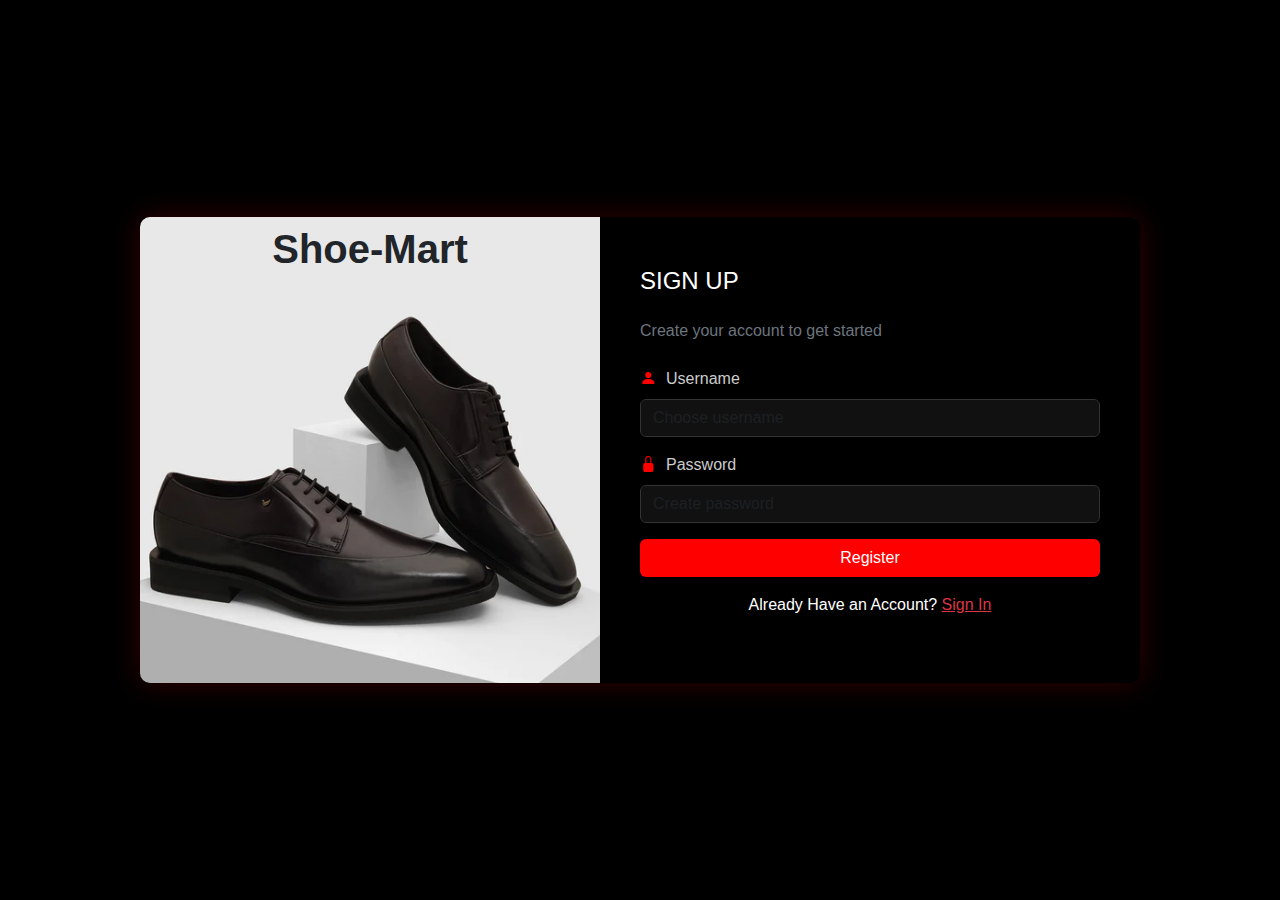
<file: index.html>
<!DOCTYPE html>
<html lang="en">
<head>
  <meta charset="UTF-8" />
  <meta name="viewport" content="width=device-width, initial-scale=1.0"/>
  <title>Sign Up</title>
  <link rel="icon" href="./images/formal7.webp">
  <link href="https://cdn.jsdelivr.net/npm/bootstrap@5.3.0/dist/css/bootstrap.min.css" rel="stylesheet" />
  <link href="https://cdn.jsdelivr.net/npm/bootstrap-icons@1.10.5/font/bootstrap-icons.css" rel="stylesheet" />
  <link rel="stylesheet" href="./signup.css">
</head>
<body>

  <div class="login-wrapper">
    <div class="login-left">
      <div class="logo-text text-dark">Shoe-Mart</div>
    </div>

    <div class="login-right">
      <h4 class="mb-4 text-white">SIGN UP</h4>
      <p class="text-secondary mb-4">Create your account to get started</p>
      <form onsubmit="Register(event)">
        <div class="mb-3">
          <label class="form-label"><i class="bi bi-person-fill form-icon"></i>Username</label>
          <input type="text" class="form-control" id="regUsername" placeholder="Choose username">
        </div>
        <div class="mb-3">
          <label class="form-label"><i class="bi bi-lock-fill form-icon"></i>Password</label>
          <input type="password" class="form-control" id="regPassword" placeholder="Create password">
        </div>
        <button type="submit" class="btn btn-login">Register</button>
        <p class="mt-3 text-center">Already Have an Account? <a href="login.html" class="text-danger">Sign In</a></p>
      </form>
    </div>
  </div>

  <script src="./script.js"></script>
</body>
</html>
</file>
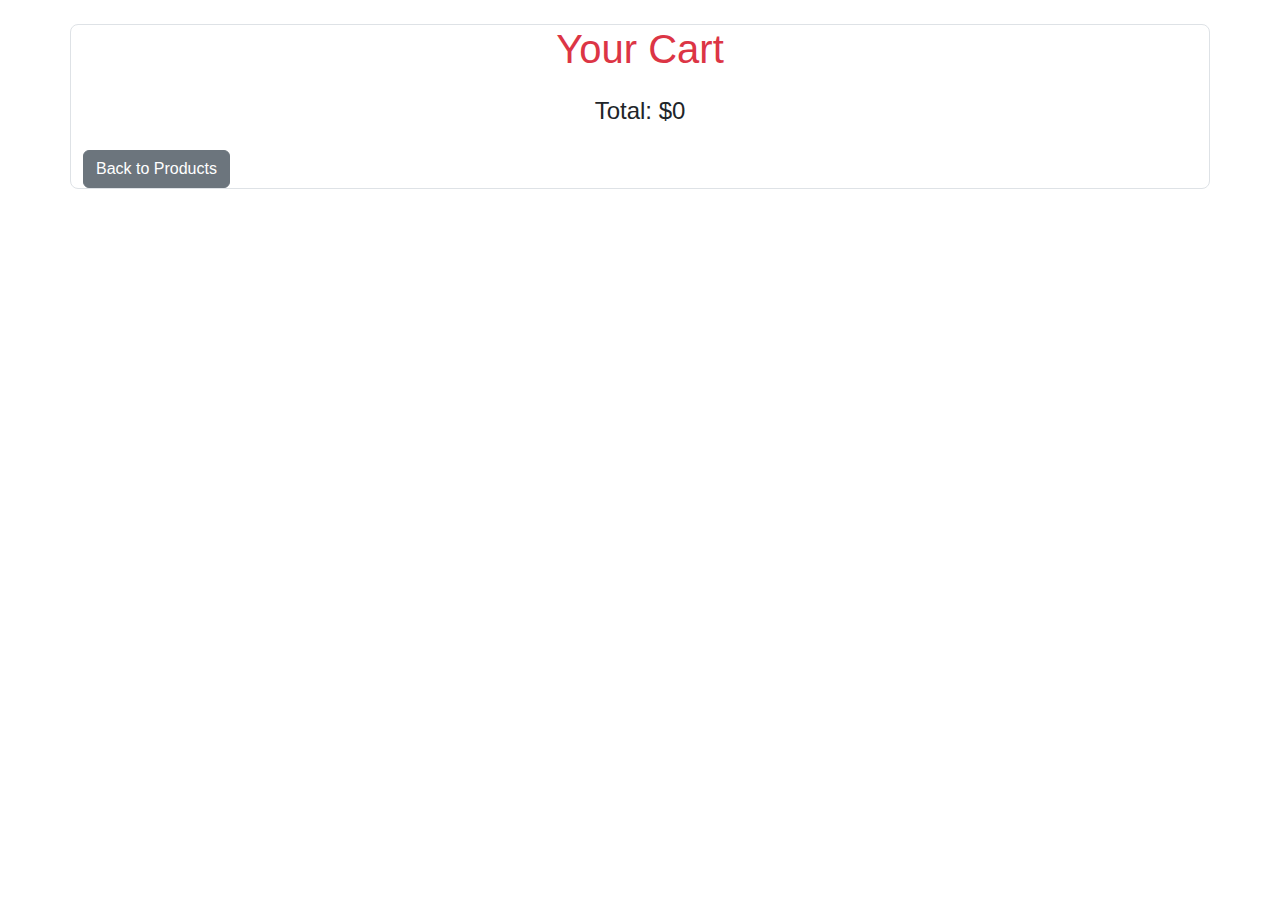
<file: add.html>
<!DOCTYPE html>
<html lang="en">
<head>
  <meta charset="UTF-8" />
  <title>Your Cart</title>
  <link href="https://cdn.jsdelivr.net/npm/bootstrap@5.3.0/dist/css/bootstrap.min.css" rel="stylesheet">
  <link rel="stylesheet" href="./add.css">
</head>
<body class="p-4">
  <div class="container border rounded-3">
    <h1 class="text-center text-danger">Your Cart</h1>
    <ul class="list-group mb-3" id="cart-list"></ul>
    <h4 id="total" class="text-center">Total: $0</h4>
    <a href="index.html" class="btn btn-secondary mt-3">Back to Products</a>
  </div>

  <script src="script.js"></script>
</body>
</html>
</file>
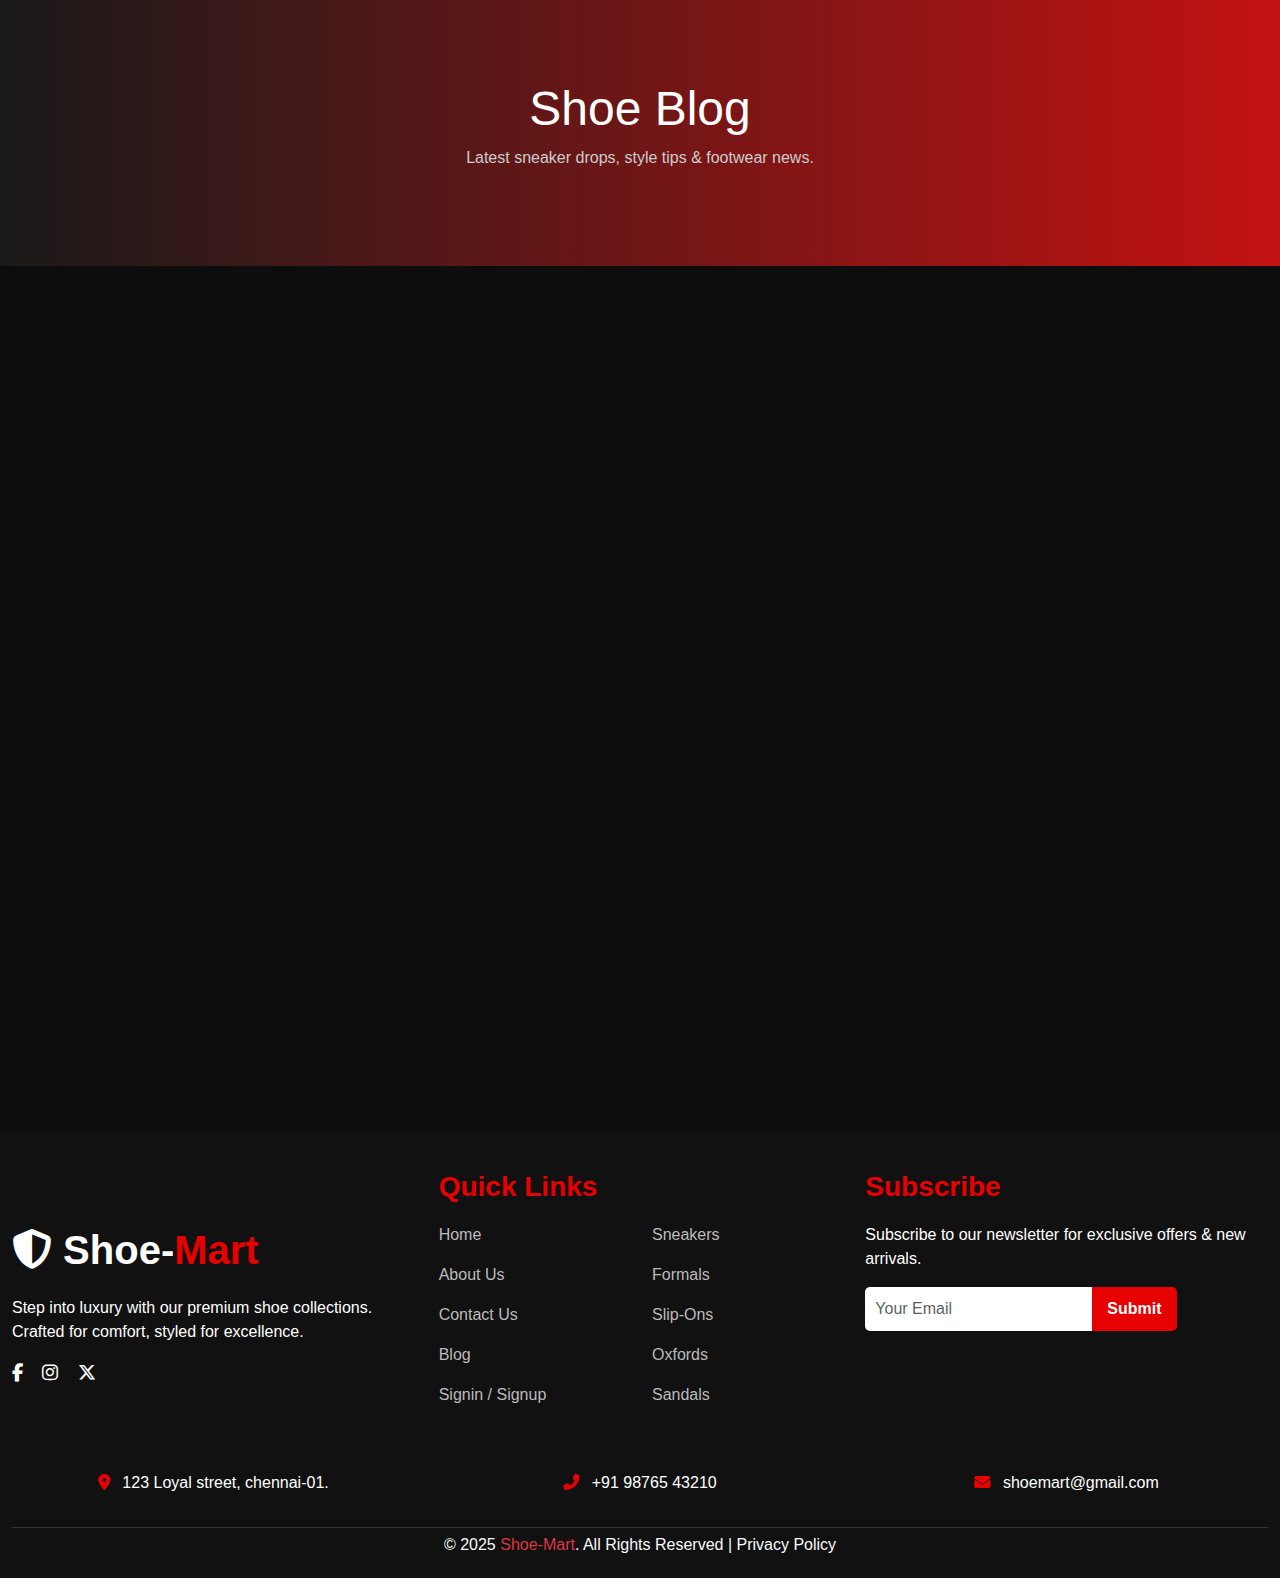
<file: blog1.html>
<!DOCTYPE html>
<html lang="en">
<head>
  <meta charset="UTF-8" />
  <meta name="viewport" content="width=device-width, initial-scale=1.0"/>
  <title>Shoe Blog</title>
  <link href="https://cdn.jsdelivr.net/npm/bootstrap@5.3.0/dist/css/bootstrap.min.css" rel="stylesheet">
   <link href="https://cdn.jsdelivr.net/npm/bootstrap-icons@1.10.5/font/bootstrap-icons.css" rel="stylesheet"/>
  <link rel="stylesheet" href="https://cdnjs.cloudflare.com/ajax/libs/font-awesome/6.7.2/css/all.min.css"
    integrity="sha512-Evv84Mr4kqVGRNSgIGL/F/aIDqQb7xQ2vcrdIwxfjThSH8CSR7PBEakCr51Ck+w+/U6swU2Im1vVX0SVk9ABhg=="
    crossorigin="anonymous" referrerpolicy="no-referrer" />
    <link rel="stylesheet" href="./blog.css">
    <link rel="icon" href="./images/sandals6.webp">
</head>
<body>

  <!-- Blog Header -->
  <section class="blog-header">
    <div class="container">
      <h1>Shoe Blog</h1>
      <p>Latest sneaker drops, style tips & footwear news.</p>
    </div>
  </section>

  <!-- Blog Grid -->
  <section class="py-5">
    <div class="container">
      <div class="row g-4">
        <!-- Blog Card 1 -->
        <div class="col-md-4">
          <div class="card blog-card">
            <img src="./images/trend4.webp" class="card-img-top" alt="Sneaker Drop">
            <div class="card-body">
              <h5>Top 5 Sneaker Releases This Month</h5>
              <p>Catch the hottest shoe drops with exclusive styling tips from industry pros.</p>
              <a href="./aboutus1.html" class="read-more">Read More →</a>
            </div>
          </div>
        </div>

        <!-- Blog Card 2 -->
        <div class="col-md-4">
          <div class="card blog-card" style="animation-delay: 0.2s;">
            <img src="./images/trend2.jpg" class="card-img-top" alt="Luxury Shoes">
            <div class="card-body">
              <h5>Luxury Footwear: To Wear Comfortly</h5>
              <p>Explore the craftsmanship behind high-end shoes that blend style and comfort.</p>
              <a href="./aboutus1.html" class="read-more">Read More →</a>
            </div>
          </div>
        </div>

        <!-- Blog Card 3 -->
        <div class="col-md-4">
          <div class="card blog-card" style="animation-delay: 0.4s;">
            <img src="./images/trend3.webp" class="card-img-top" alt="Shoe Care">
            <div class="card-body">
              <h5>How to Care for Premium Sneakers</h5>
              <p>Make your shoes last longer with expert cleaning and storage techniques.</p>
              <a href="./aboutus1.html" class="read-more">Read More →</a>
            </div>
          </div>
        </div>

        <!-- Blog Card 4 -->
        <div class="col-md-4">
          <div class="card blog-card" style="animation-delay: 0.4s;">
            <img src="./images/sandals12.webp" class="card-img-top" alt="Shoe Care">
            <div class="card-body">
              <h5>How to Care for Premium Sneakers</h5>
              <p>Make your shoes last longer with expert cleaning and storage techniques.</p>
              <a href="./aboutus1.html" class="read-more">Read More →</a>
            </div>
          </div>
        </div>

        <!-- Blog Card 5 -->
        <div class="col-md-4">
          <div class="card blog-card" style="animation-delay: 0.4s;">
            <img src="./images/sandals7.webp" class="card-img-top" alt="Shoe Care">
            <div class="card-body">
              <h5>How to Care for Premium Sneakers</h5>
              <p>Make your shoes last longer with expert cleaning and storage techniques.</p>
              <a href="./aboutus1.html" class="read-more">Read More →</a>
            </div>
          </div>
        </div>

        <!-- Blog Card 6 -->
        <div class="col-md-4">
          <div class="card blog-card" style="animation-delay: 0.4s;">
            <img src="./images/oxford7.webp" class="card-img-top" alt="Shoe Care">
            <div class="card-body">
              <h5>How to Care for Premium Sneakers</h5>
              <p>Make your shoes last longer with expert cleaning and storage techniques.</p>
              <a href="./aboutus1.html" class="read-more">Read More →</a>
            </div>
          </div>
        </div>

      </div>
    </div>
  </section>

  <!-- Footer -->
  <footer class="footer">
    <div class="container-fluid">
      <div class="row text-center text-md-start">
        <!-- Branding -->
        <div class="col-md-4 mb-4 foot">
          <div class="footer-logo fs-1"><i class="fa-solid fa-shield-halved" style="color: #ffffff;"></i> Shoe-<span>Mart</span></div>
          <p class="mt-3">Step into luxury with our premium shoe collections. Crafted for comfort, styled for
            excellence.</p>
          <div class="social-icons mt-3">
            <a href="#"><i class="fab fa-facebook-f"></i></a>
            <a href="#"><i class="fab fa-instagram"></i></a>
            <a href="#"><i class="fab fa-x-twitter"></i></a>
          </div>
        </div>

        <!-- Links -->
        <div class="col-md-4 mb-4">
          <h3>Quick Links</h3>
          <div class="row">
            <div class="col-6">
              <p><a href="./home.html">Home</a></p>
              <p><a href="./aboutus1.html">About Us</a></p>
              <p><a href="./contactus1.html">Contact Us</a></p>
              <p><a href="./blog1.html">Blog</a></p>
              <p><a href="./index.html">Signin / Signup</a></p>
            </div>
           <div class="col-6">
              <p><a href="./sneakers.html">Sneakers</a></p>
              <p><a href="./formal.html">Formals</a></p>
              <p><a href="./slip.html">Slip-Ons</a></p>
              <p><a href="./oxfords.html">Oxfords</a></p>
              <p><a href="./sandals.html">Sandals</a></p>
            </div>
          </div>
        </div>

        <!-- Subscribe -->
        <div class="col-md-4 mb-4">
          <h3>Subscribe</h3>
          <p>Subscribe to our newsletter for exclusive offers & new arrivals.</p>
          <form class="subscribe d-flex">
            <input type="email" placeholder="Your Email" class="form-control w-auto" />
            <button type="submit" class="fw-bold">Submit</button>
          </form>
        </div>
      </div>

      <!-- Contact Info -->
      <div class="row text-center mt-4 contact-info">
        <div class="col-md-4 mb-2">
          <i class="fas fa-map-marker-alt"></i> 123 Loyal street, chennai-01.
        </div>
        <div class="col-md-4 mb-2">
          <i class="fas fa-phone-alt"></i> +91 98765 43210
        </div>
        <div class="col-md-4 mb-2">
          <i class="fas fa-envelope"></i>  shoemart@gmail.com
        </div>
      </div>

      <!-- Bottom Bar -->
      <div class="bottom-bar mt-4">
        <p class="text-light">&copy; 2025 <span class="text-danger">Shoe-Mart</span>. All Rights Reserved | Privacy Policy </p>
      </div>
    </div>
  </footer>

  <!-- Bootstrap JS -->
  <script src="https://cdn.jsdelivr.net/npm/bootstrap@5.3.0/dist/js/bootstrap.bundle.min.js"></script>

</body>
</html>
</file>
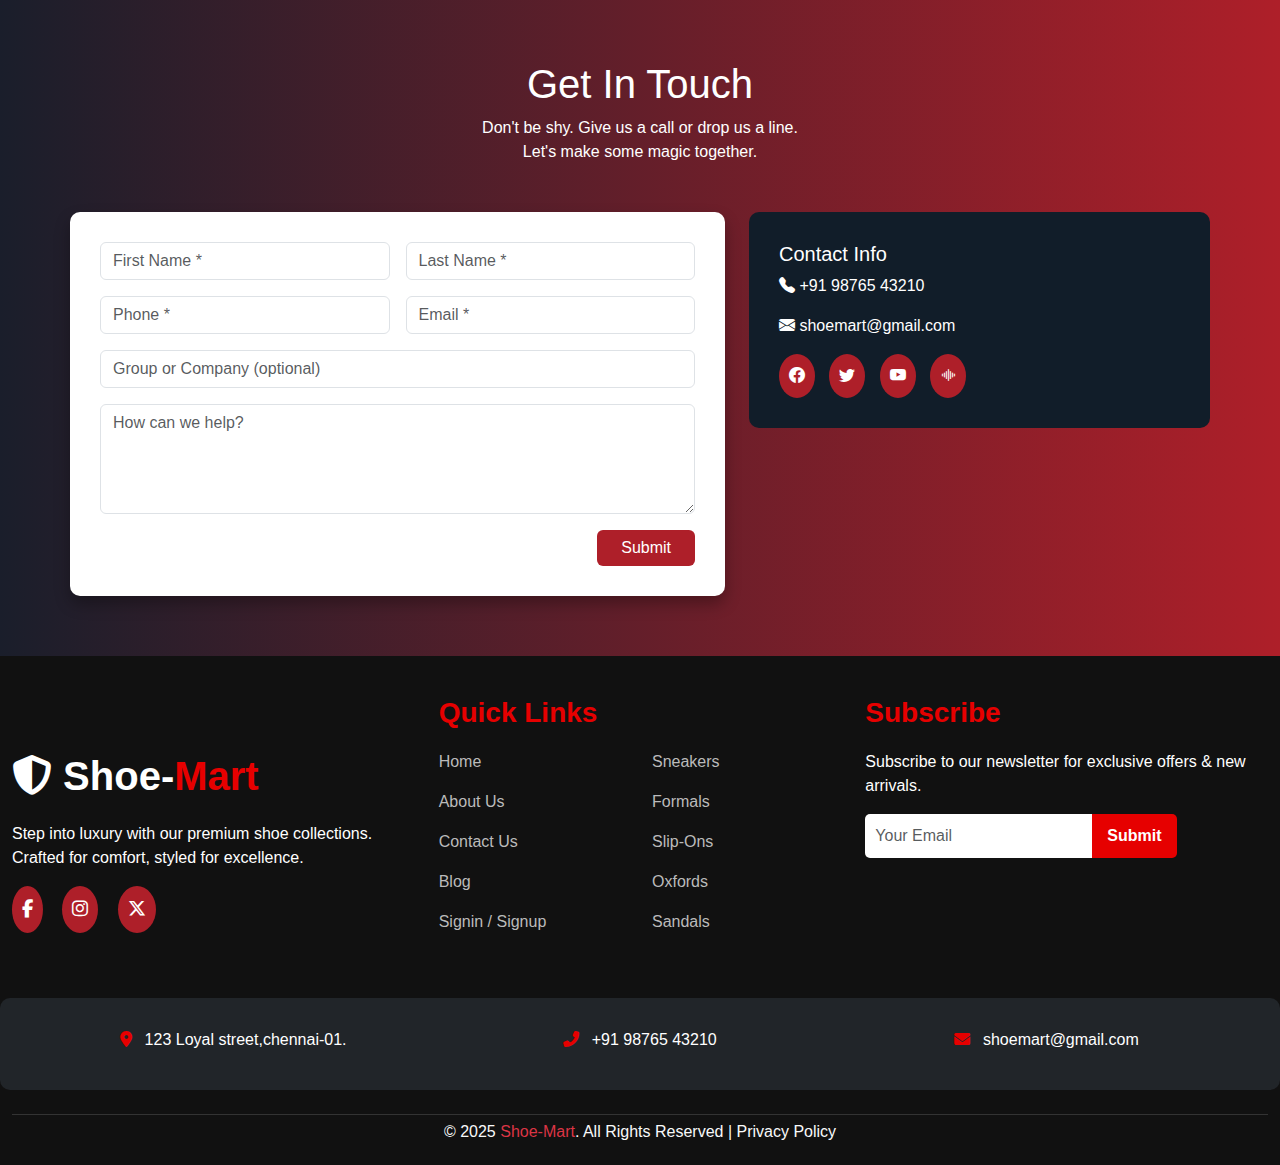
<file: contactus1.html>
<!DOCTYPE html>
<html lang="en">
<head>
  <meta charset="UTF-8" />
  <meta name="viewport" content="width=device-width, initial-scale=1.0" />
  <title>Contact Us</title>
  <link href="https://cdn.jsdelivr.net/npm/bootstrap@5.3.0/dist/css/bootstrap.min.css" rel="stylesheet">
   <link href="https://cdn.jsdelivr.net/npm/bootstrap-icons@1.10.5/font/bootstrap-icons.css" rel="stylesheet"/>
  <link rel="stylesheet" href="https://cdnjs.cloudflare.com/ajax/libs/font-awesome/6.7.2/css/all.min.css"
    integrity="sha512-Evv84Mr4kqVGRNSgIGL/F/aIDqQb7xQ2vcrdIwxfjThSH8CSR7PBEakCr51Ck+w+/U6swU2Im1vVX0SVk9ABhg=="
    crossorigin="anonymous" referrerpolicy="no-referrer" />
  <link rel="stylesheet" href="./contact.css">
  <link rel="icon" href="./images/slip2.webp">
</head>
<body>

  <section class="contact-section container">
    <div class="text-center mb-5">
      <h1>Get In Touch</h1>
      <p>Don't be shy. Give us a call or drop us a line.<br> Let's make some magic together.</p>
    </div>

    <div class="row g-4">
      <div class="col-md-7">
        <div class="form-box">
          <form>
            <div class="row g-3">
              <div class="col-md-6">
                <input type="text" class="form-control" placeholder="First Name *" required>
              </div>
              <div class="col-md-6">
                <input type="text" class="form-control" placeholder="Last Name *" required>
              </div>
              <div class="col-md-6">
                <input type="tel" class="form-control" placeholder="Phone *" required>
              </div>
              <div class="col-md-6">
                <input type="email" class="form-control" placeholder="Email *" required>
              </div>
              <div class="col-12">
                <input type="text" class="form-control" placeholder="Group or Company (optional)">
              </div>
              <div class="col-12">
                <textarea class="form-control" rows="4" placeholder="How can we help?"></textarea>
              </div>
              <div class="col-12 text-end">
                <button type="submit" class="btn btn-submit px-4">Submit</button>
              </div>
            </div>
          </form>
        </div>
      </div>

      <div class="col-md-5">
        <div class="contact-info">
          <h5>Contact Info</h5>
          <p><i class="bi bi-telephone-fill"></i>  +91 98765 43210 </p>
          <p><i class="bi bi-envelope-fill"></i>  shoemart@gmail.com</p>
          <div class="social-icons mt-3">
            <a href="#"><i class="bi bi-facebook"></i></a>
            <a href="#"><i class="bi bi-twitter"></i></a>
            <a href="#"><i class="bi bi-youtube"></i></a>
            <a href="#"><i class="bi bi-soundwave"></i></a>
          </div>
        </div>
      </div>
    </div>
  </section>

  <!-- Footer -->
  <footer class="footer bg-dark">
    <div class="container-fluid">
      <div class="row text-center text-md-start">
        <!-- Branding -->
        <div class="col-md-4 mb-4 foot">
          <div class="footer-logo fs-1"><i class="fa-solid fa-shield-halved" style="color: #ffffff;"></i> Shoe-<span>Mart</span></div>
          <p class="mt-3">Step into luxury with our premium shoe collections. Crafted for comfort, styled for
            excellence.</p>
          <div class="social-icons mt-3">
            <a href="#"><i class="fab fa-facebook-f"></i></a>
            <a href="#"><i class="fab fa-instagram"></i></a>
            <a href="#"><i class="fab fa-x-twitter"></i></a>
          </div>
        </div>

        <!-- Links -->
        <div class="col-md-4 mb-4">
          <h3>Quick Links</h3>
          <div class="row">
           <div class="col-6">
              <p><a href="./home.html">Home</a></p>
              <p><a href="./aboutus1.html">About Us</a></p>
              <p><a href="./contactus1.html">Contact Us</a></p>
              <p><a href="./blog1.html">Blog</a></p>
              <p><a href="./index.html">Signin / Signup</a></p>
            </div>
            <div class="col-6">
              <p><a href="./sneakers.html">Sneakers</a></p>
              <p><a href="./formal.html">Formals</a></p>
              <p><a href="./slip.html">Slip-Ons</a></p>
              <p><a href="./oxfords.html">Oxfords</a></p>
              <p><a href="./sandals.html">Sandals</a></p>
            </div>
          </div>
        </div>

        <!-- Subscribe -->
        <div class="col-md-4 mb-4">
          <h3>Subscribe</h3>
          <p>Subscribe to our newsletter for exclusive offers & new arrivals.</p>
          <form class="subscribe d-flex">
            <input type="email" placeholder="Your Email" class="form-control w-auto" />
            <button type="submit" class="fw-bold">Submit</button>
          </form>
        </div>
      </div>

      <!-- Contact Info -->
      <div class="row text-center mt-4 contact-info bg-dark">
        <div class="col-md-4 mb-2">
          <i class="fas fa-map-marker-alt"></i> 123 Loyal street,chennai-01.
        </div>
        <div class="col-md-4 mb-2">
          <i class="fas fa-phone-alt"></i> +91 98765 43210
        </div>
        <div class="col-md-4 mb-2">
          <i class="fas fa-envelope"></i> shoemart@gmail.com
        </div>
      </div>

      <!-- Bottom Bar -->
      <div class="bottom-bar mt-4">
        <p class="text-light">&copy; 2025 <span class="text-danger">Shoe-Mart</span>. All Rights Reserved | Privacy Policy </p>
      </div>
    </div>
  </footer>


  <!-- Bootstrap Icons -->
  <link href="https://cdn.jsdelivr.net/npm/bootstrap-icons@1.10.5/font/bootstrap-icons.css" rel="stylesheet">

  <!-- Bootstrap JS -->
  <script src="https://cdn.jsdelivr.net/npm/bootstrap@5.3.0/dist/js/bootstrap.bundle.min.js"></script>

</body>
</html>
</file>
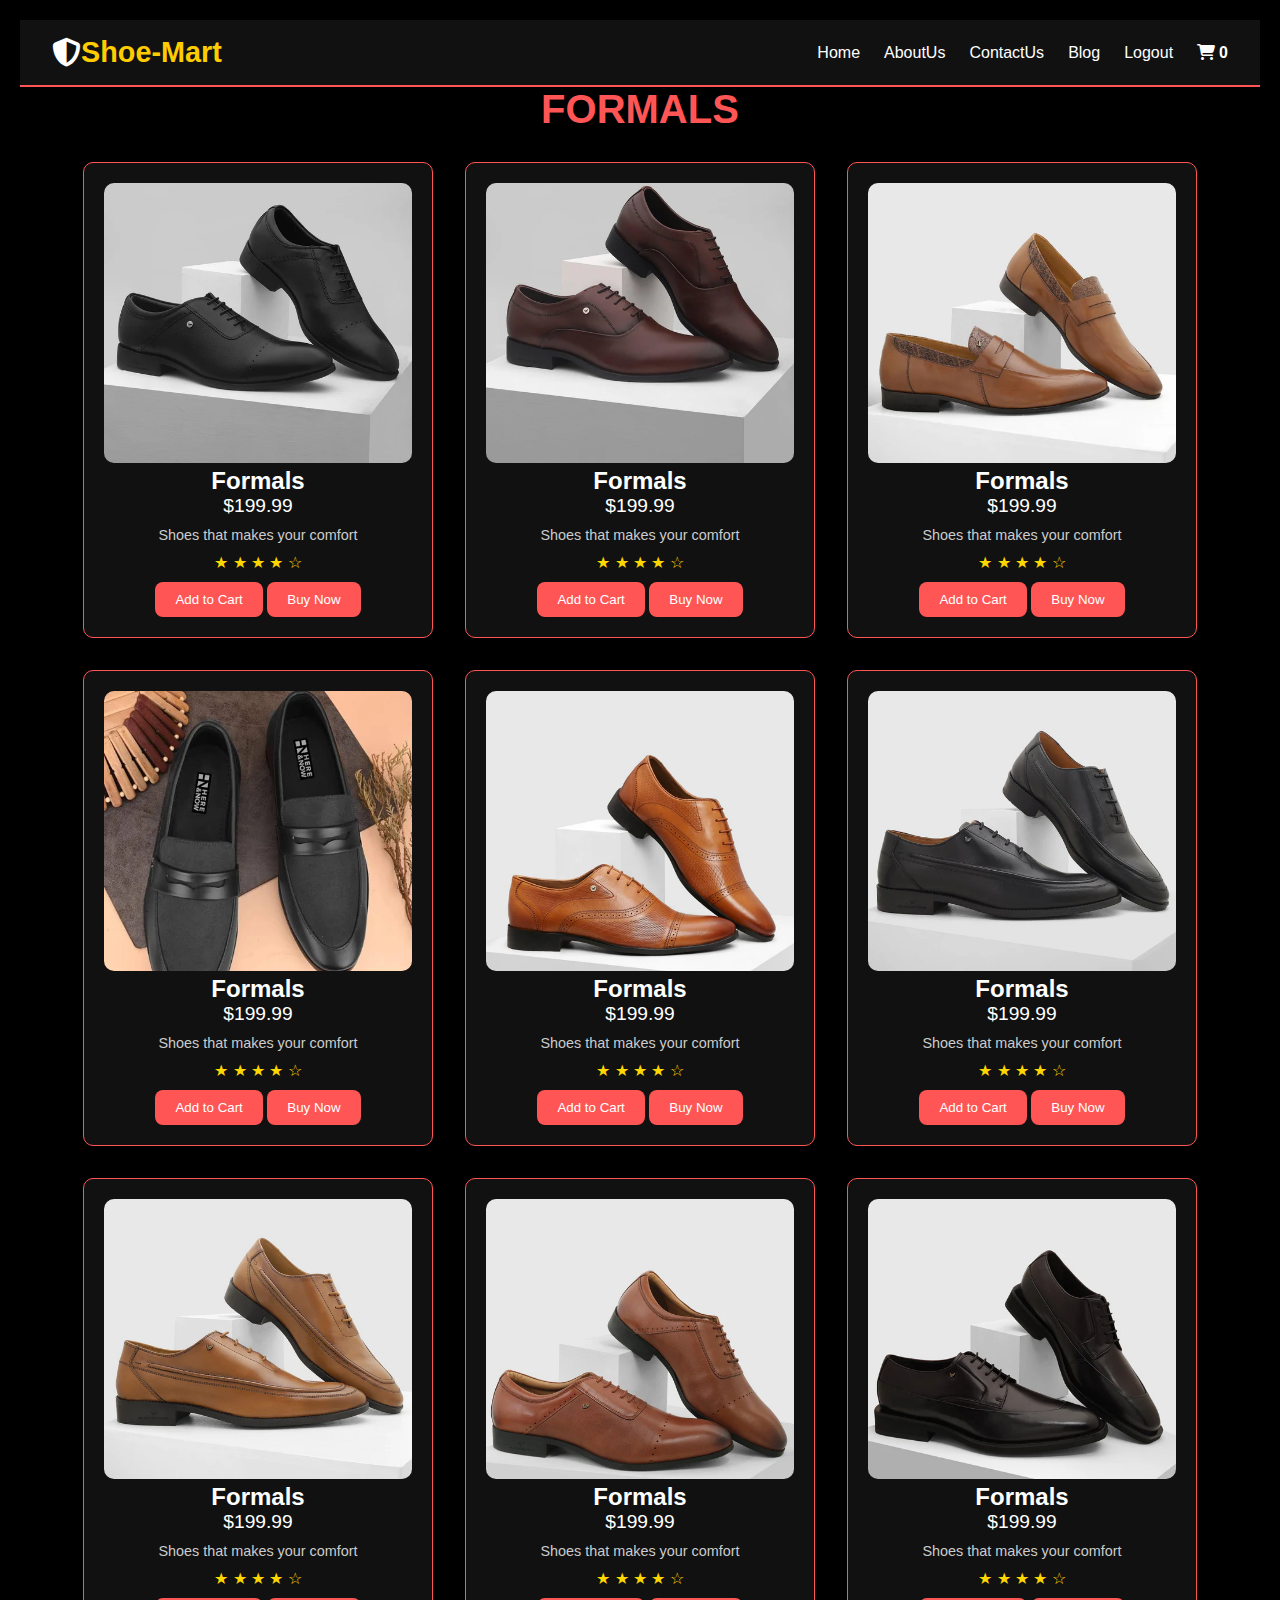
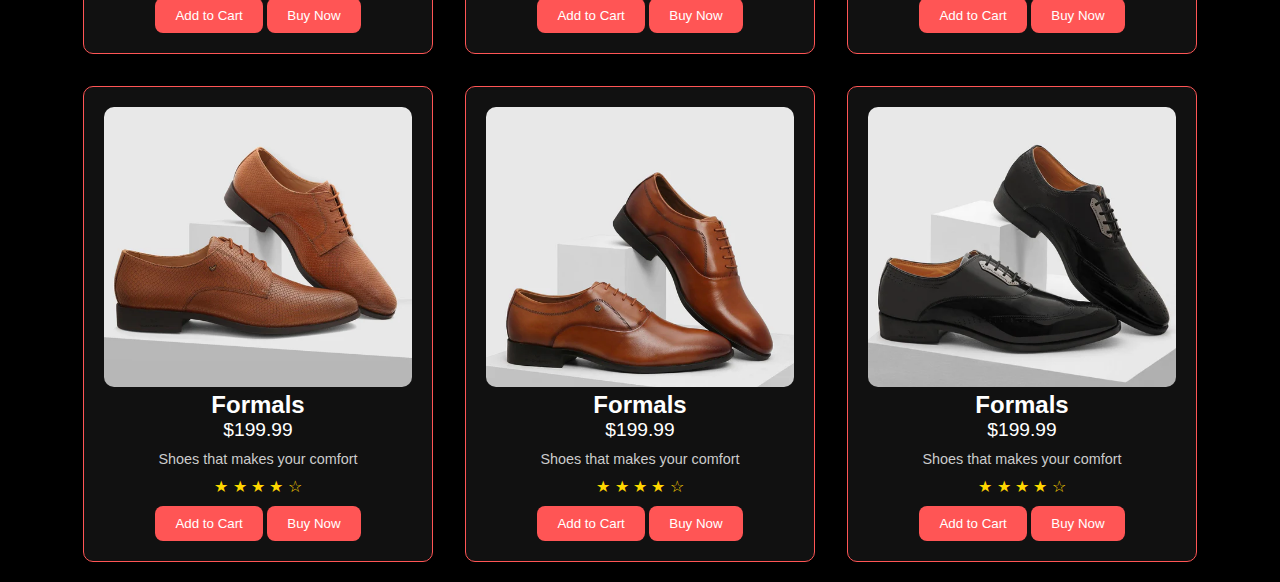
<file: formal.html>
<!DOCTYPE html>
<html lang="en">
<head>
  <meta charset="UTF-8" />
  <meta name="viewport" content="width=device-width, initial-scale=1.0"/>
  <title>Sneakers</title>
  <link rel="icon" href="./images/sneak11.webp">
  <link rel="stylesheet" href="./formal.css">
  <link rel="stylesheet" href="https://cdnjs.cloudflare.com/ajax/libs/font-awesome/6.7.2/css/all.min.css"/>
</head>
<body>
  <nav class="navbar">
    <div class="logo"><i class="fa-solid fa-shield-halved" style="color: #ffffff;"></i> Shoe-Mart</div>
    <ul class="nav-links">
      <li><a href="./home.html">Home</a></li>
      <li><a href="./aboutus1.html">AboutUs</a></li>
      <li><a href="./contactus1.html">ContactUs</a></li>
      <li><a href="./blog1.html">Blog</a></li>
      <li><a href="./login.html">Logout</a></li>
      <div class="icons">
       <div class="nav-icons">
      <i class="fas fa-shopping-cart" onclick="updateCartPopup()">
        <span id="cart-count">0</span>
      </i>
    </div>
      </div>
    </ul>
  </nav>

  <h1>FORMALS</h1>
  <div class="product-container">
    <div class="product-card">
      <img src="./images/formal1.webp" alt="Product">
      <h2>Formals</h2>
      <p class="price">$199.99</p>
      <p class="desc">Shoes that makes your comfort</p>
      <div class="stars">★ ★ ★ ★ ☆</div>
      <div class="btn-group">
        <button onclick="addToCart('formal1',199.99,'./images/formal1.webp')">Add to Cart</button>
        <button class="buy-btn">Buy Now</button>
      </div>
    </div>

    <div class="product-card">
      <img src="./images/formal2.webp" alt="Product">
      <h2>Formals</h2>
      <p class="price">$199.99</p>
      <p class="desc">Shoes that makes your comfort</p>
      <div class="stars">★ ★ ★ ★ ☆</div>
      <div class="btn-group">
        <button onclick="addToCart('formal2',199.99,'./images/formal2.webp')">Add to Cart</button>
        <button class="buy-btn">Buy Now</button>
      </div>
    </div>

    <div class="product-card">
      <img src="./images/formal3.webp" alt="Product">
      <h2>Formals</h2>
      <p class="price">$199.99</p>
      <p class="desc">Shoes that makes your comfort</p>
      <div class="stars">★ ★ ★ ★ ☆</div>
      <div class="btn-group">
        <button onclick="addToCart('formal3',199.99,'./images/formal3.webp')">Add to Cart</button>
        <button class="buy-btn">Buy Now</button>
      </div>
    </div>

     <div class="product-card">
      <img src="./images/formal13.webp" alt="Product">
      <h2>Formals</h2>
      <p class="price">$199.99</p>
      <p class="desc">Shoes that makes your comfort</p>
      <div class="stars">★ ★ ★ ★ ☆</div>
      <div class="btn-group">
        <button onclick="addToCart('formal4',199.99,'./images/formal4.webp')">Add to Cart</button>
        <button class="buy-btn">Buy Now</button>
      </div>
    </div>

     <div class="product-card">
      <img src="./images/formal5.webp" alt="Product">
      <h2>Formals</h2>
      <p class="price">$199.99</p>
      <p class="desc">Shoes that makes your comfort</p>
      <div class="stars">★ ★ ★ ★ ☆</div>
      <div class="btn-group">
        <button onclick="addToCart('formal5',199.99,'./images/formal5.webp')">Add to Cart</button>
        <button class="buy-btn">Buy Now</button>
      </div>
    </div>

     <div class="product-card">
      <img src="./images/formal6.webp" alt="Product">
      <h2>Formals</h2>
      <p class="price">$199.99</p>
      <p class="desc">Shoes that makes your comfort</p>
      <div class="stars">★ ★ ★ ★ ☆</div>
      <div class="btn-group">
        <button onclick="addToCart('formal6',199.99,'./images/formal6.webp')">Add to Cart</button>
        <button class="buy-btn">Buy Now</button>
      </div>
    </div>


     <div class="product-card">
      <img src="./images/formal7.webp" alt="Product">
      <h2>Formals</h2>
      <p class="price">$199.99</p>
      <p class="desc">Shoes that makes your comfort</p>
      <div class="stars">★ ★ ★ ★ ☆</div>
      <div class="btn-group">
        <button onclick="addToCart('formal7',199.99,'./images/formal7.webp')">Add to Cart</button>
        <button class="buy-btn">Buy Now</button>
      </div>
    </div>


     <div class="product-card">
      <img src="./images/formal8.webp" alt="Product">
      <h2>Formals</h2>
      <p class="price">$199.99</p>
      <p class="desc">Shoes that makes your comfort</p>
      <div class="stars">★ ★ ★ ★ ☆</div>
      <div class="btn-group">
        <button onclick="addToCart('formal8',199.99,'./images/formal8.webp')">Add to Cart</button>
        <button class="buy-btn">Buy Now</button>
      </div>
    </div>

     <div class="product-card">
      <img src="./images/formal9.webp" alt="Product">
      <h2>Formals</h2>
      <p class="price">$199.99</p>
      <p class="desc">Shoes that makes your comfort</p>
      <div class="stars">★ ★ ★ ★ ☆</div>
      <div class="btn-group">
        <button onclick="addToCart('formal9',199.99,'./images/formal9.webp')">Add to Cart</button>
        <button class="buy-btn">Buy Now</button>
      </div>
    </div>

     <div class="product-card">
      <img src="./images/formal10.webp" alt="Product">
      <h2>Formals</h2>
      <p class="price">$199.99</p>
      <p class="desc">Shoes that makes your comfort</p>
      <div class="stars">★ ★ ★ ★ ☆</div>
      <div class="btn-group">
        <button onclick="addToCart('formal10',199.99,'./images/formal10.webp')">Add to Cart</button>
       <button class="buy-btn">Buy Now</button>
      </div>
    </div>

     <div class="product-card">
      <img src="./images/formal11.webp" alt="Product">
      <h2>Formals</h2>
      <p class="price">$199.99</p>
      <p class="desc">Shoes that makes your comfort</p>
      <div class="stars">★ ★ ★ ★ ☆</div>
      <div class="btn-group">
        <button onclick="addToCart('formal11',199.99,'./images/formal11.webp')">Add to Cart</button>
         <button class="buy-btn">Buy Now</button>
      </div>
    </div>

     <div class="product-card">
      <img src="./images/formal12.webp" alt="Product">
      <h2>Formals</h2>
      <p class="price">$199.99</p>
      <p class="desc">Shoes that makes your comfort</p>
      <div class="stars">★ ★ ★ ★ ☆</div>
      <div class="btn-group">
        <button onclick="addToCart('formal12',199.99,'./images/formal12.webp')">Add to Cart</button>
         <button class="buy-btn">Buy Now</button>
      </div>
    </div>
  </div>

  <!-- Add to Cart Popup -->
<div id="cartPopup" class="cart-popup">
    <span class="close-btn" onclick="closeCart()">&times;</span>
    <h2>Your Cart</h2>
    <div id="cartContent"></div>
    <p id="grandTotal"></p>
    <button id="checkoutBtn" onclick="goToCheckout()">Checkout</button>
  </div>

    <!-- Buy Now Popup -->
   <div class="payment" id="paymentBox">
  <span class="close" id="closeBtn">X</span>
  <h2 class="payTitle">Checkout</h2>

  <label for="name">Name</label>
  <input type="text" id="name" class="payInput" placeholder="John Doe" required>

  <label for="email">Email ID</label>
  <input type="email" id="email" class="payInput" placeholder="john@example.com" required>

  <h3 class="payTitle">Card Information</h3>

  <input type="text" id="cardNumber" class="payInput" placeholder="Card Number" required>

  <div class="cardInfo">
    <input type="text" id="expMonth" class="payInput sm" placeholder="MM" required>
    <input type="text" id="expYear" class="payInput sm" placeholder="YYYY" required>
    <input type="text" id="cvv" class="payInput sm" placeholder="CVV" required>
  </div>

  <button class="payButton" onclick="handleBuyNow()">Buy Now</button>
</div>

  <script src="./script.js"></script>
</body>
</html>
</file>
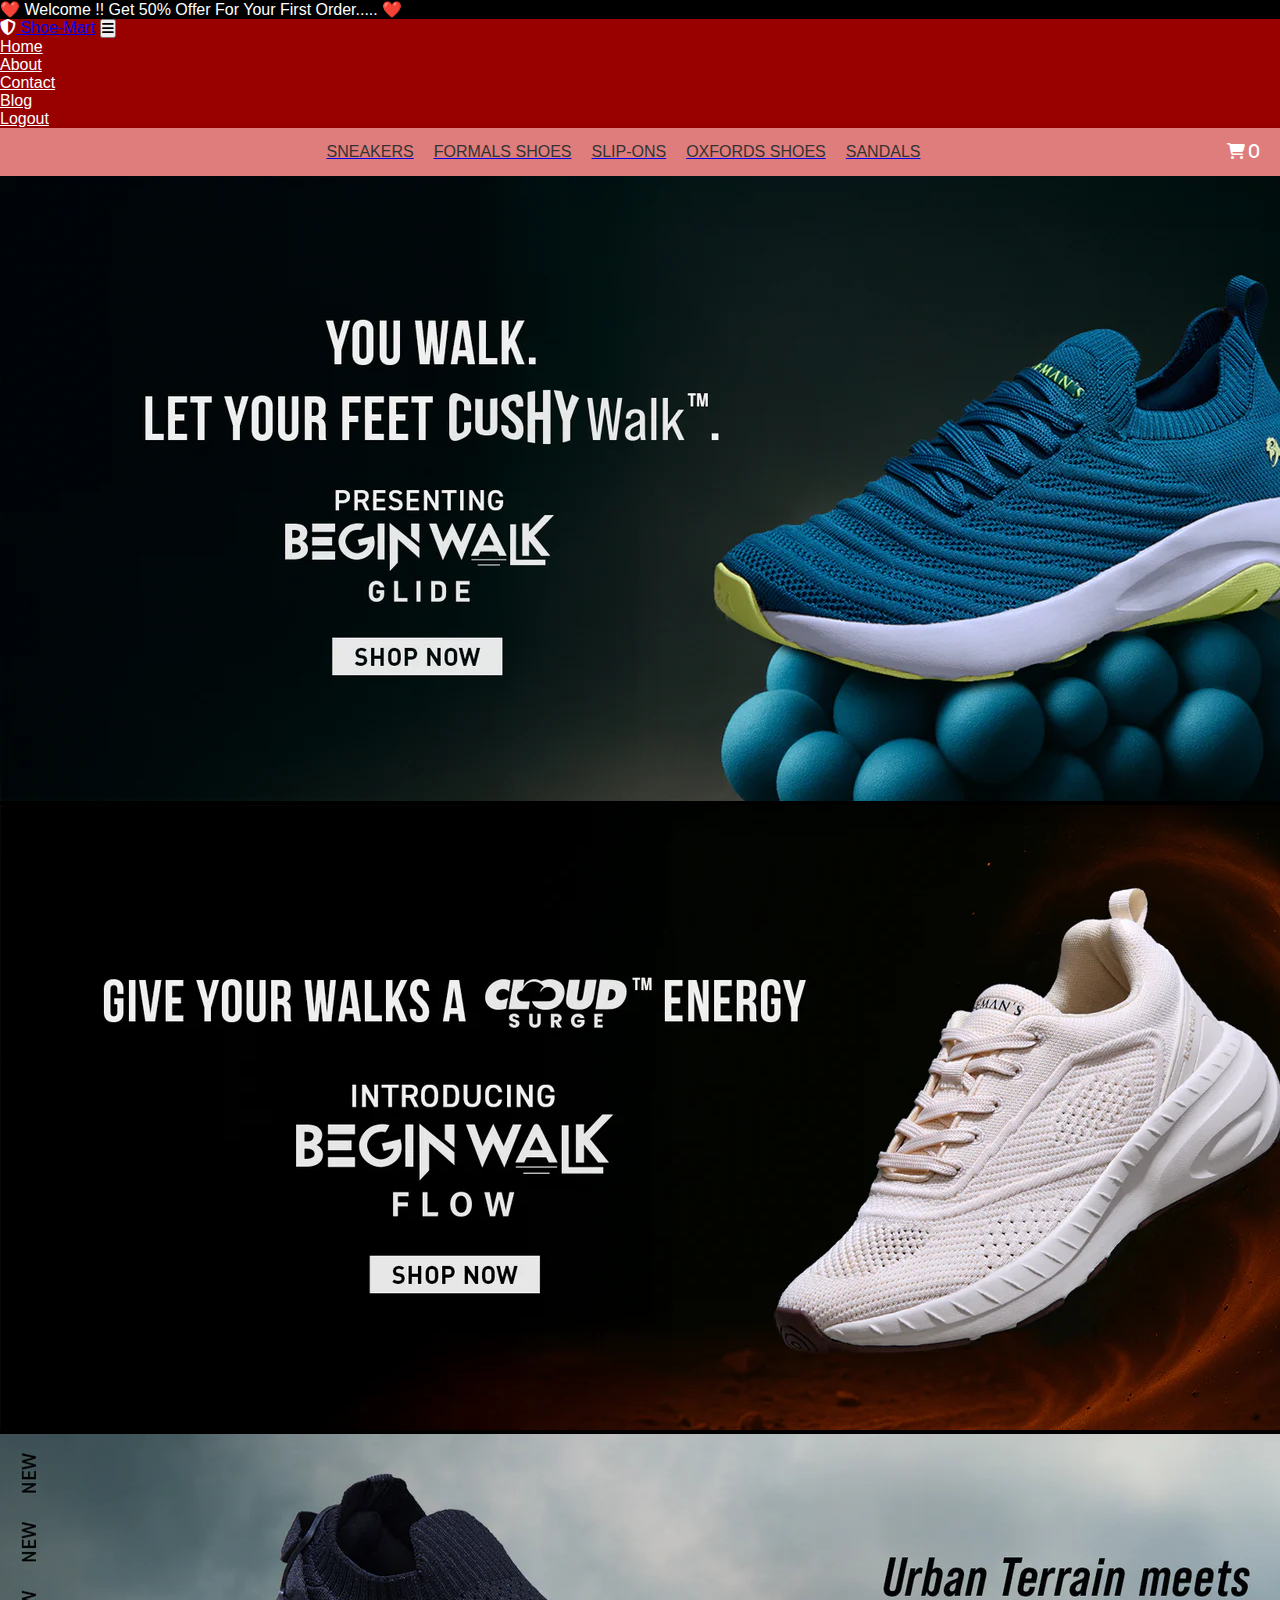
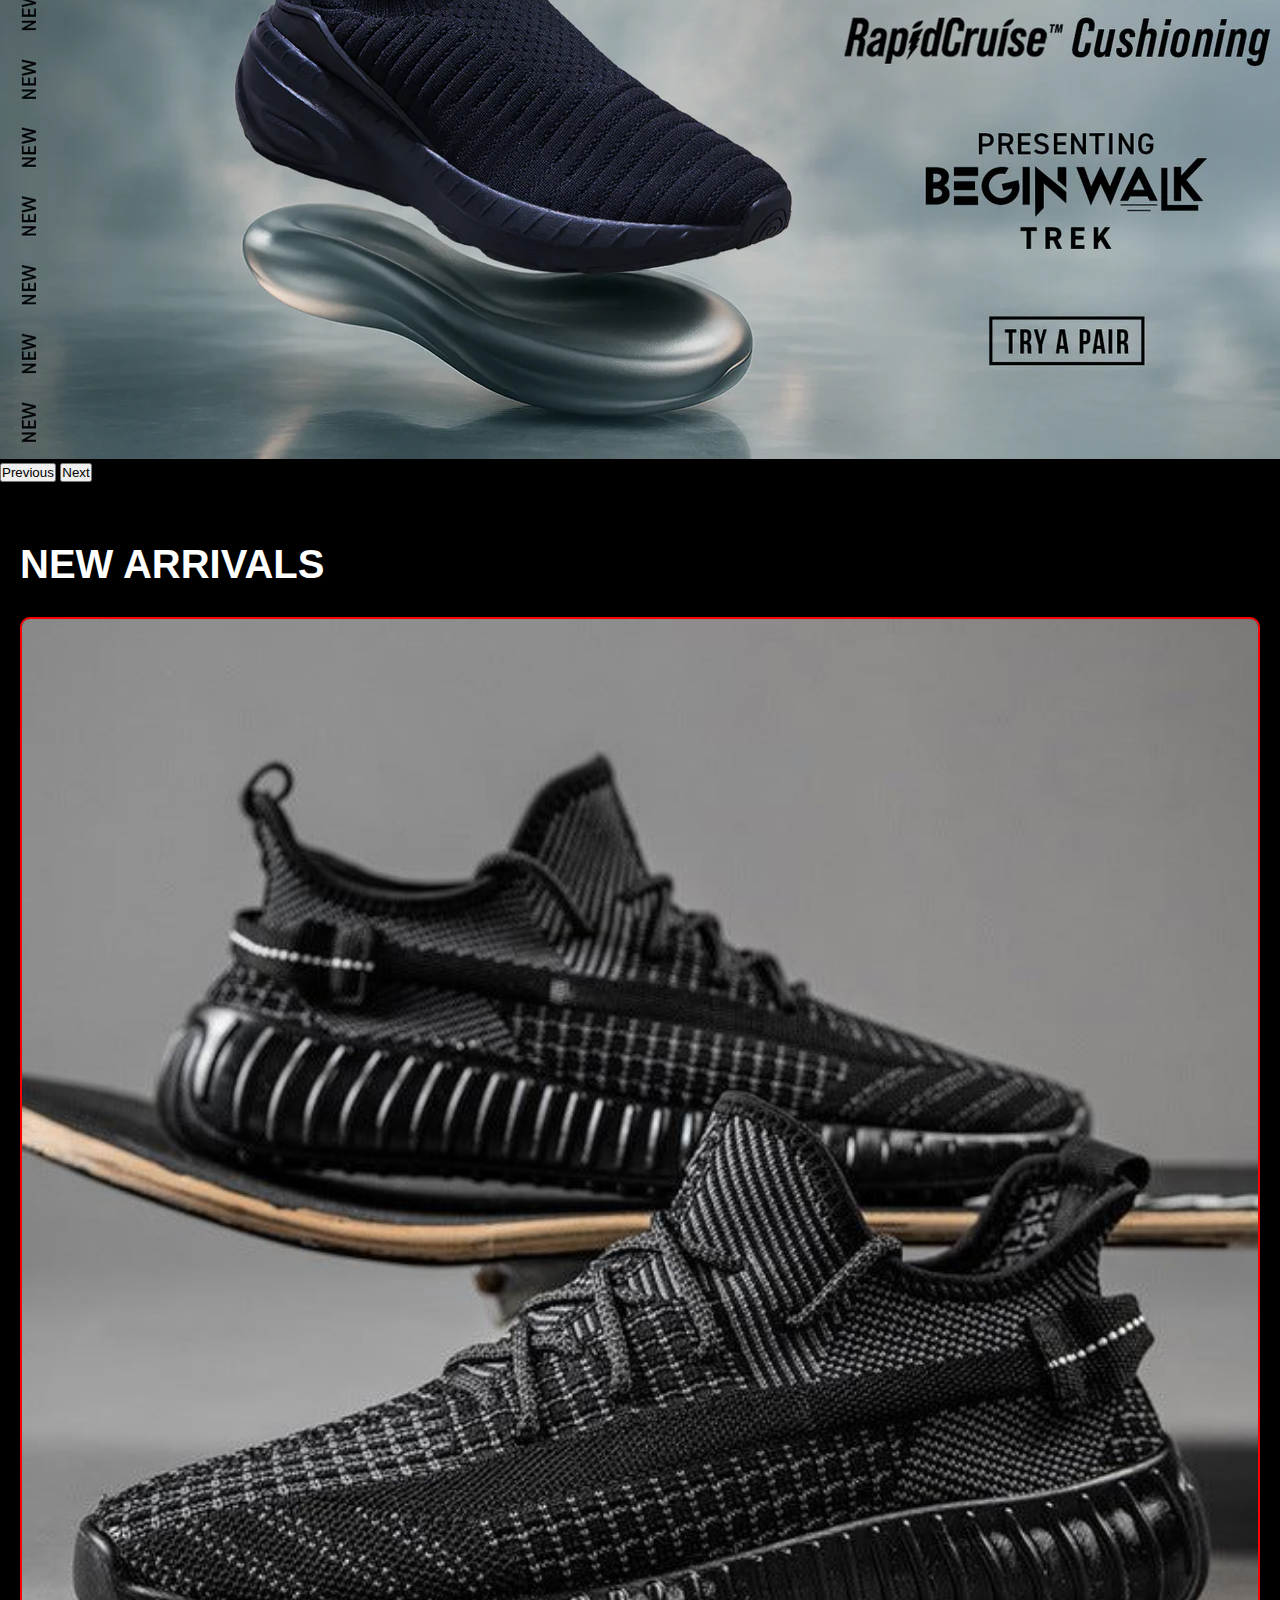
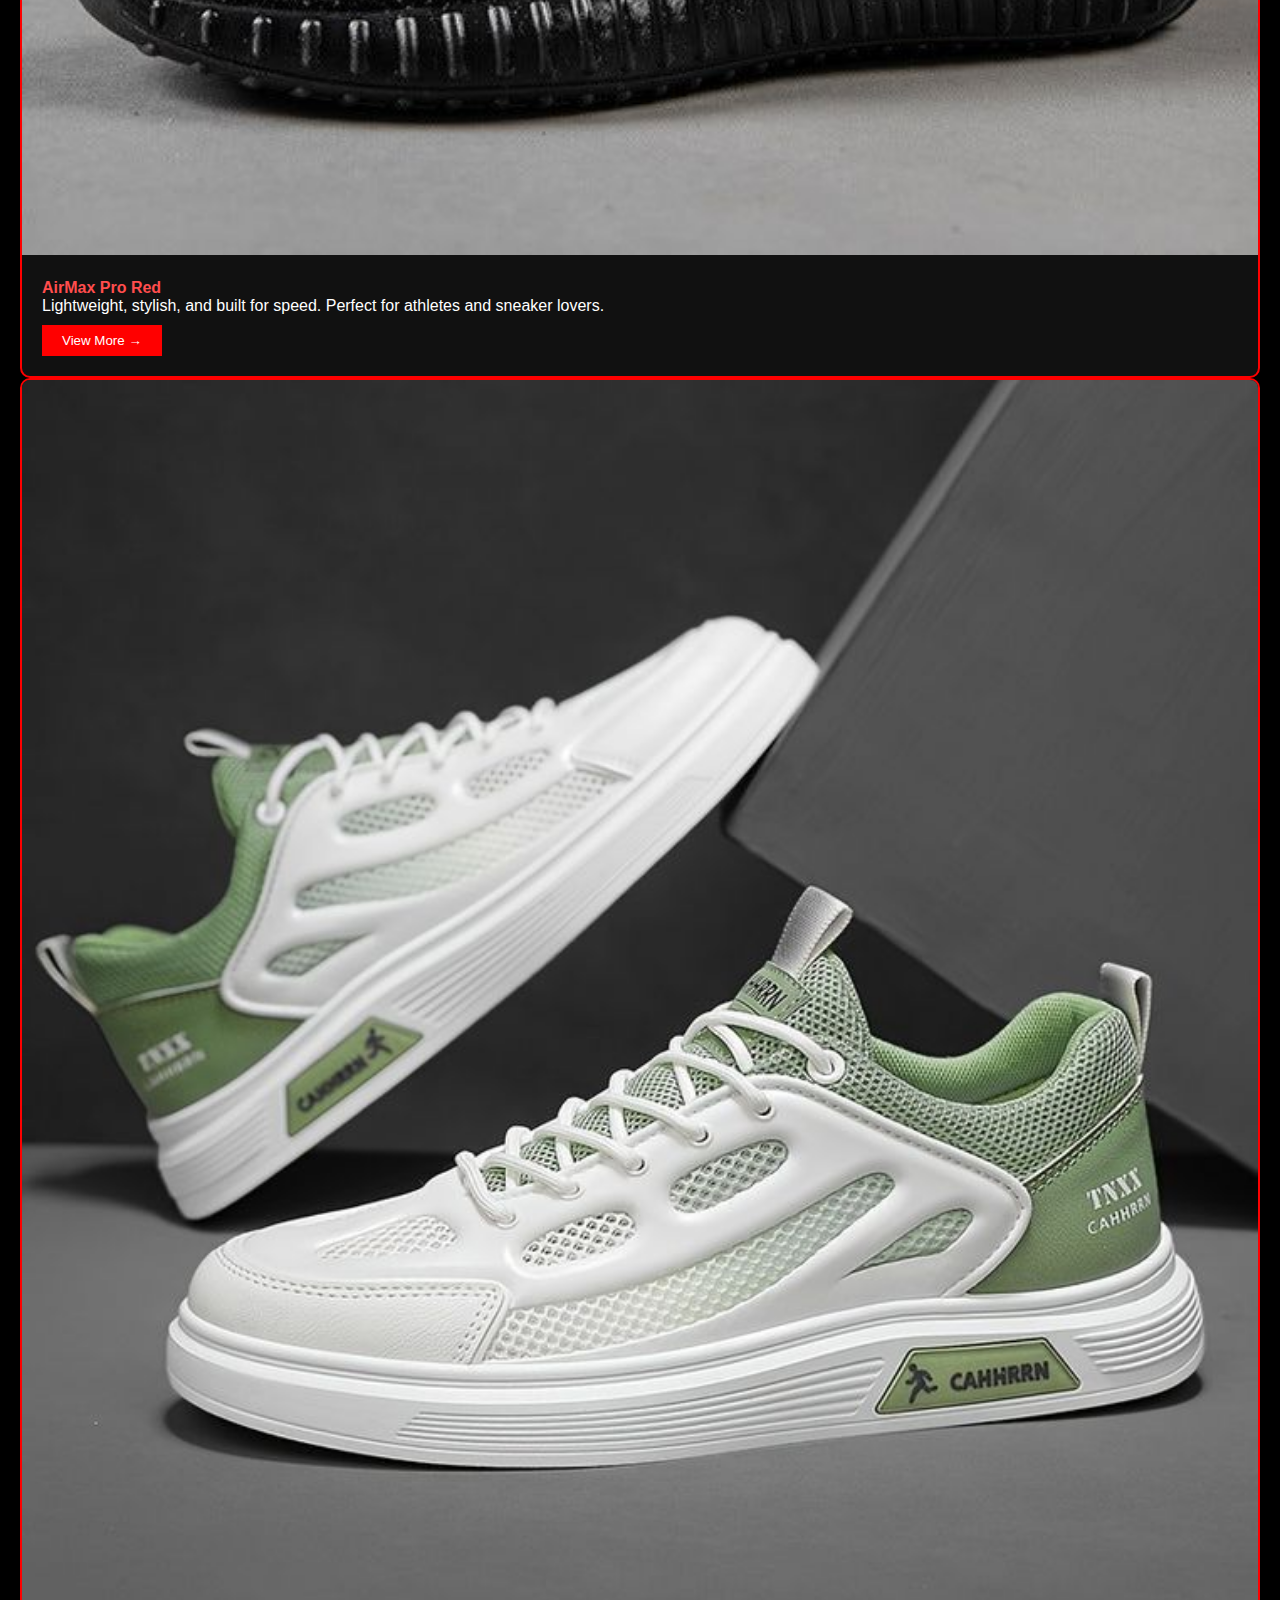
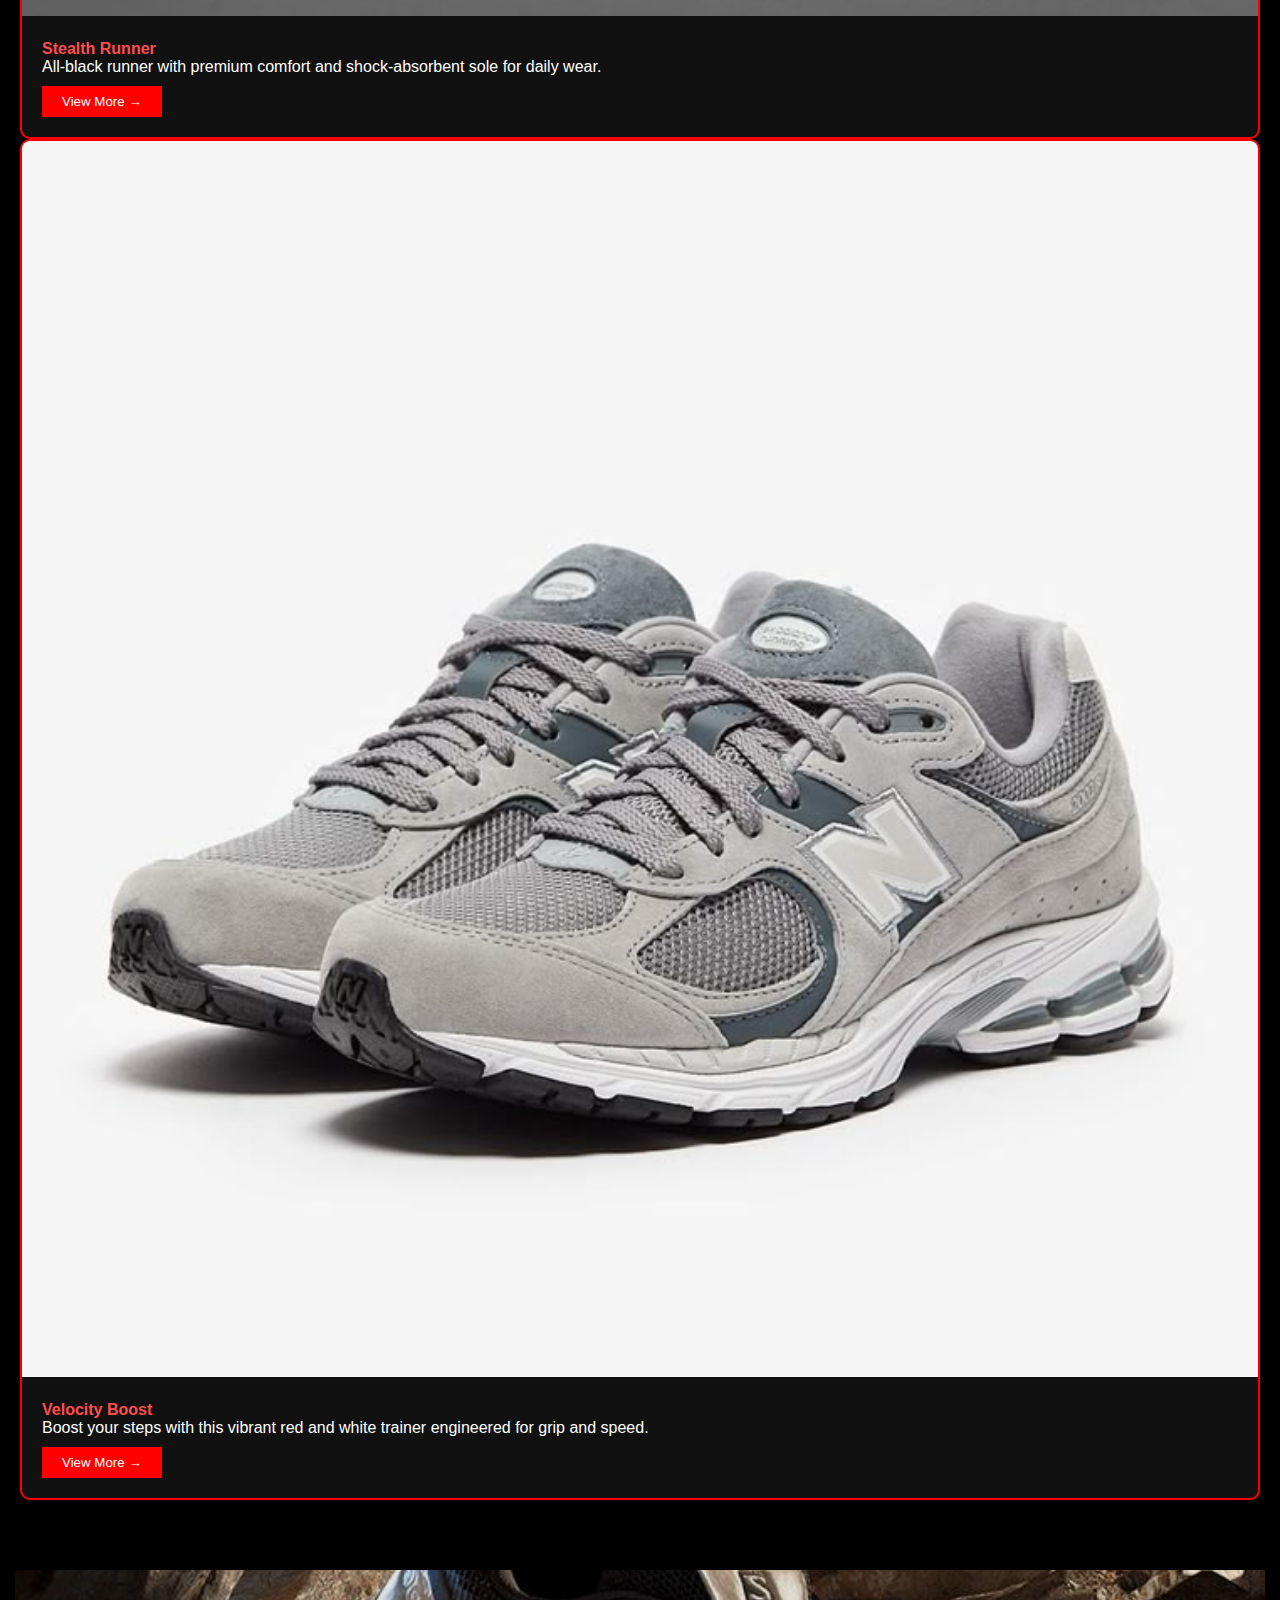
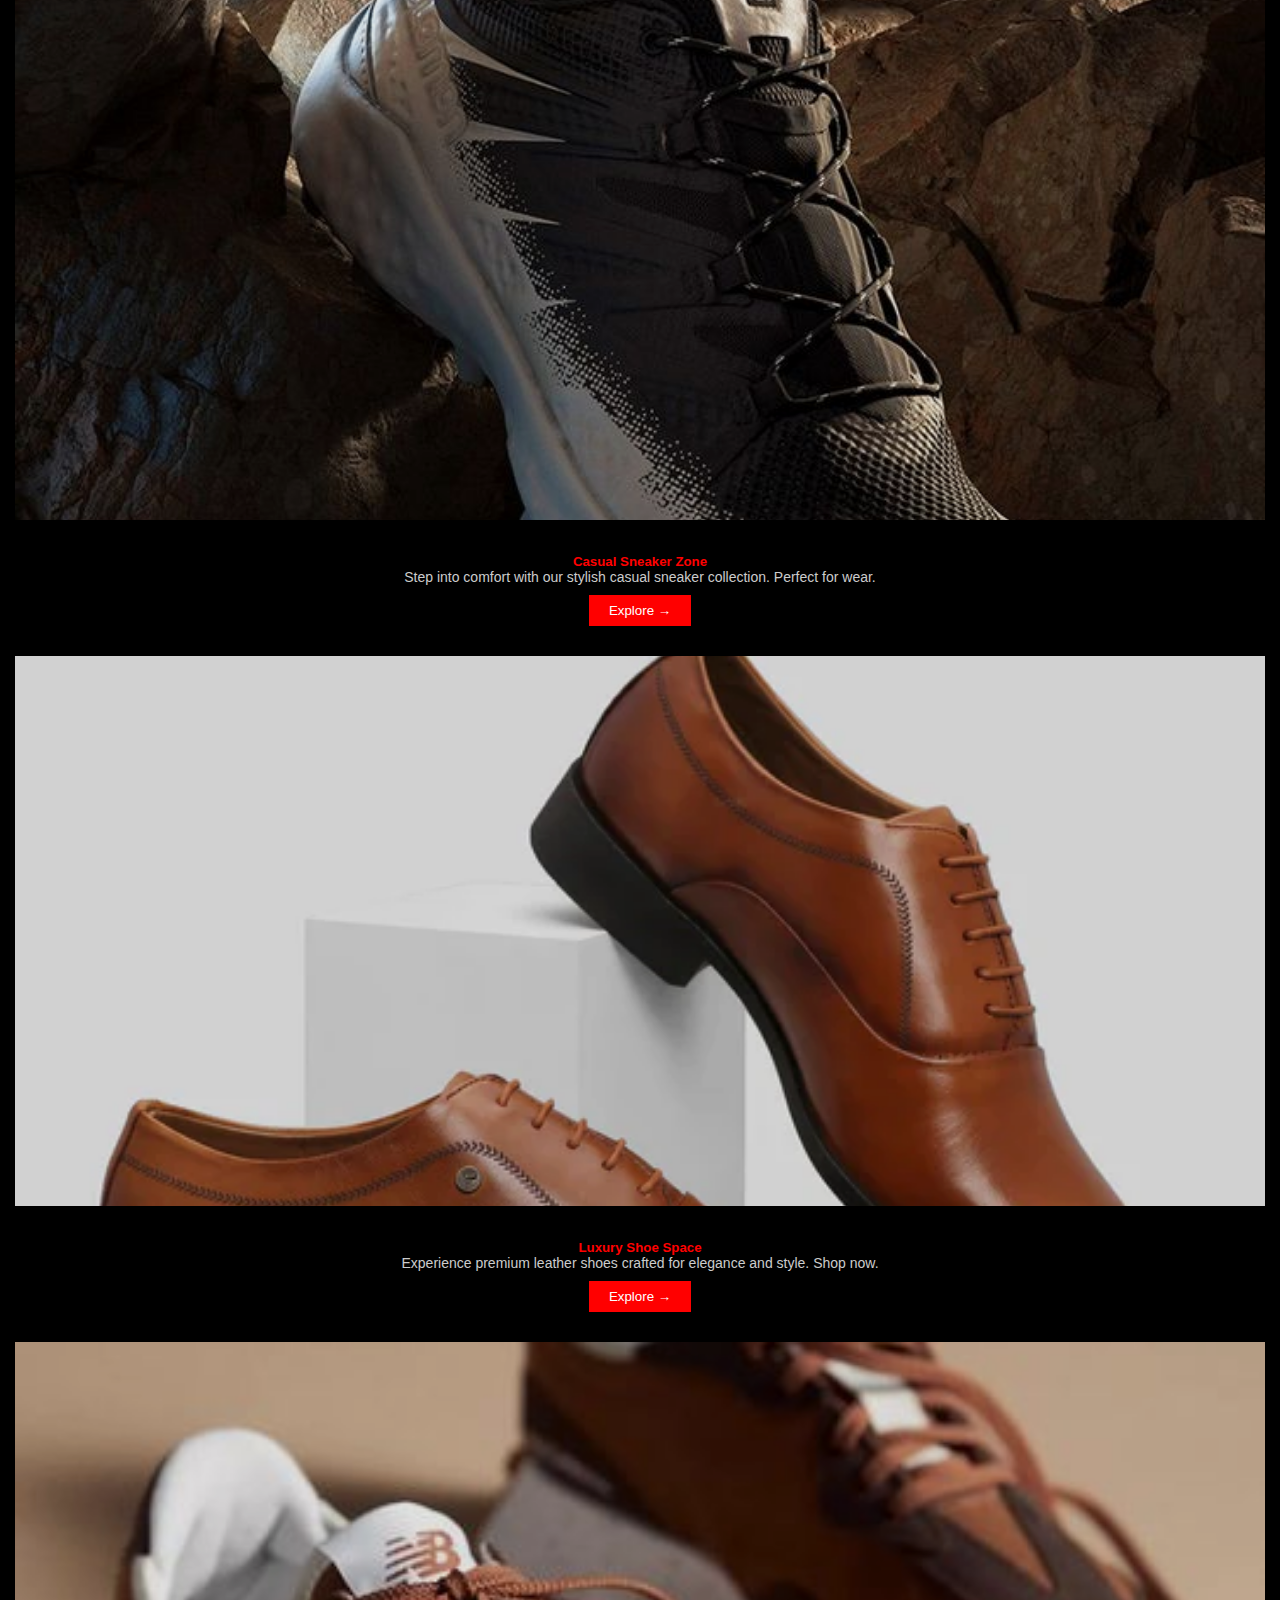
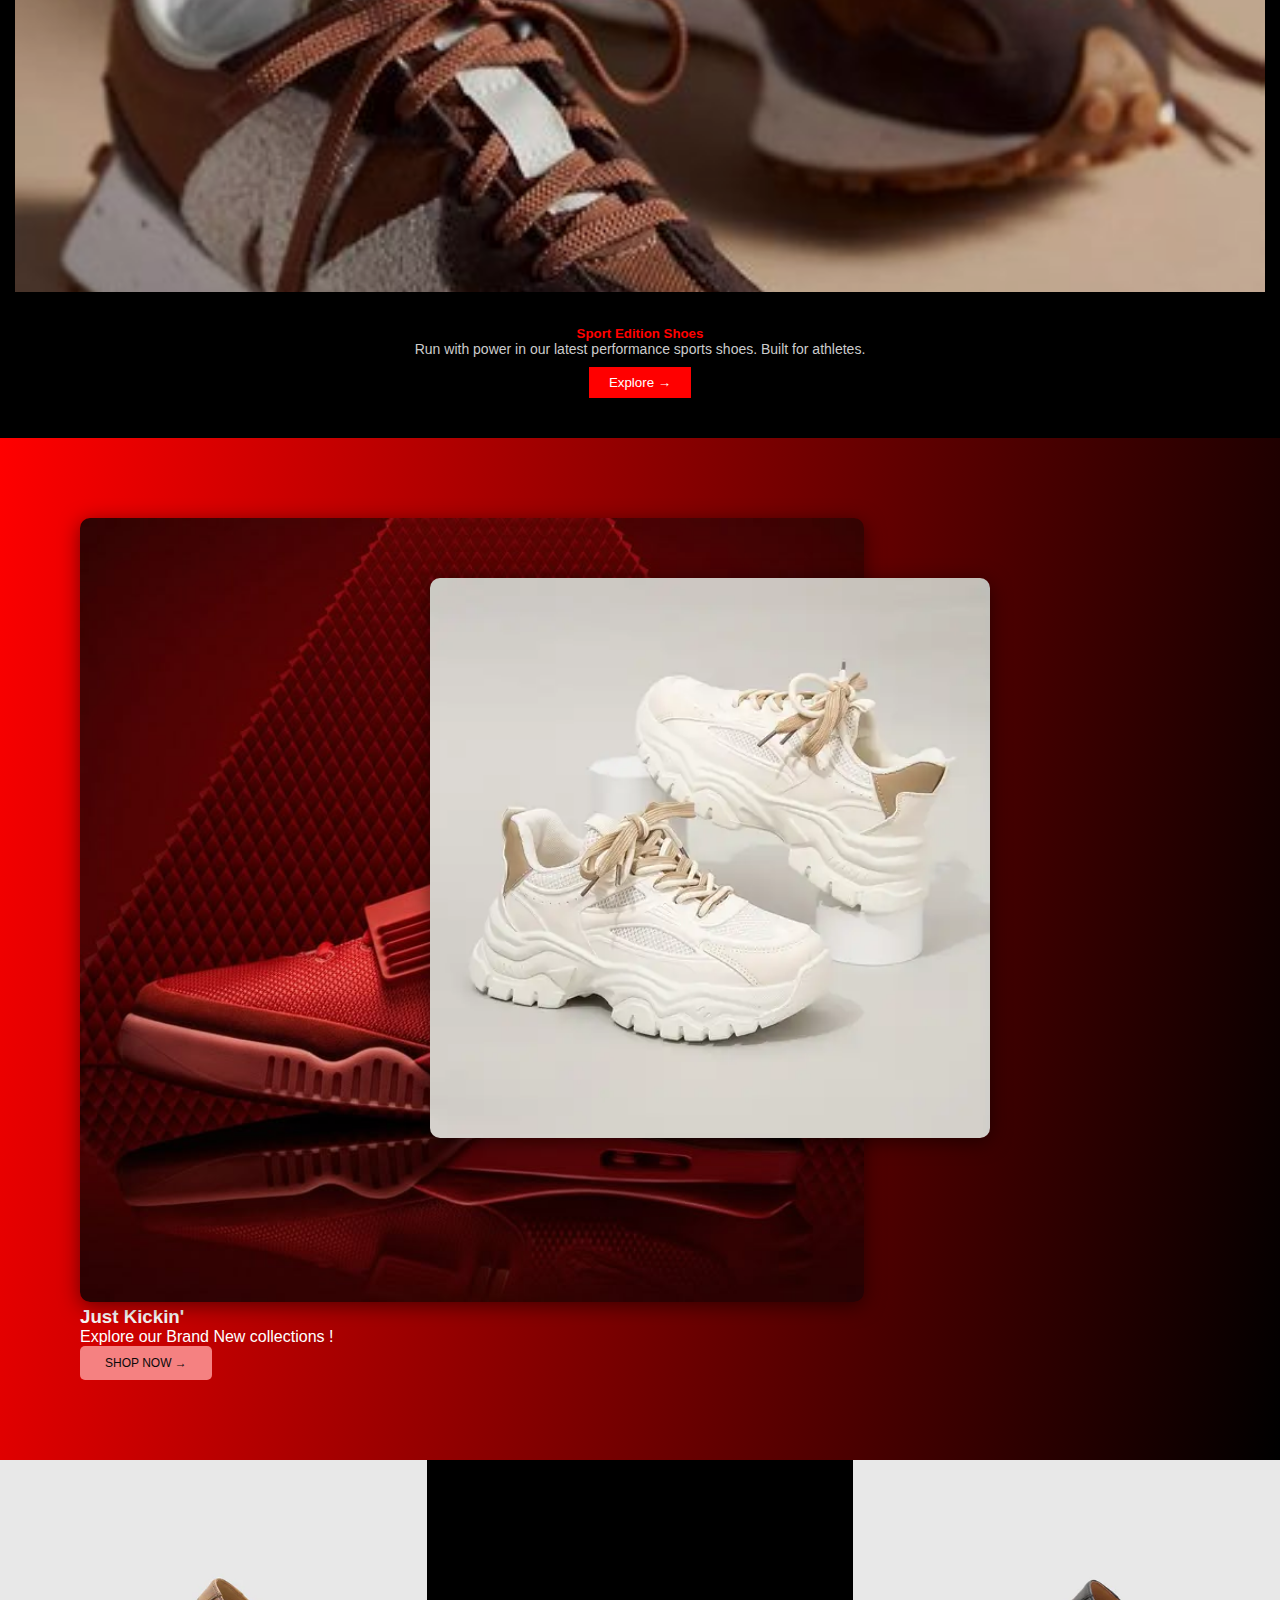
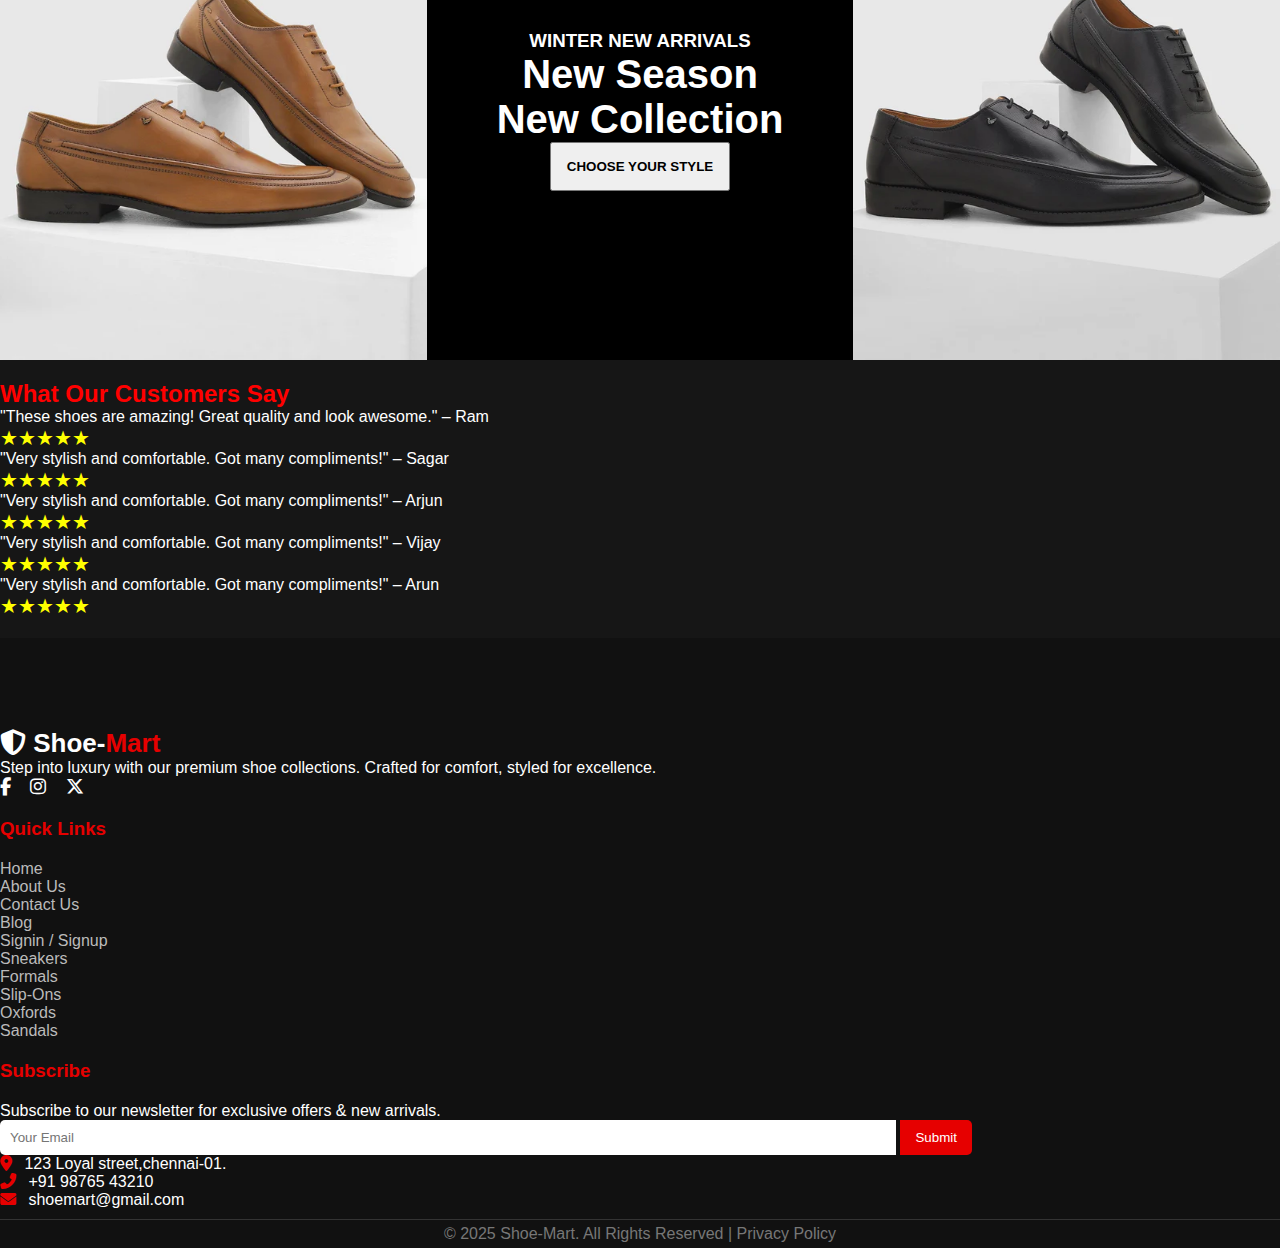
<file: home.html>
<!DOCTYPE html>
<html lang="en">

<head>
  <meta charset="UTF-8">
  <meta name="viewport" content="width=device-width, initial-scale=1.0">
  <title>Online Shopping : Buy your favourite shoes</title>
  <link rel="icon" href="./images/slip4.webp">
  <link rel="stylesheet" href="./style.css">
  <link href="https://cdn.jsdelivr.net/npm/bootstrap@5.3.7/dist/css/bootstrap.min.css" rel="stylesheet"
    integrity="sha384-LN+7fdVzj6u52u30Kp6M/trliBMCMKTyK833zpbD+pXdCLuTusPj697FH4R/5mcr" crossorigin="anonymous">
   <link href="https://cdn.jsdelivr.net/npm/bootstrap-icons@1.10.5/font/bootstrap-icons.css" rel="stylesheet"/>
  <link rel="stylesheet" href="https://cdnjs.cloudflare.com/ajax/libs/font-awesome/6.7.2/css/all.min.css"
    integrity="sha512-Evv84Mr4kqVGRNSgIGL/F/aIDqQb7xQ2vcrdIwxfjThSH8CSR7PBEakCr51Ck+w+/U6swU2Im1vVX0SVk9ABhg=="
    crossorigin="anonymous" referrerpolicy="no-referrer" />
</head>

<body>
  <!-- top bar -->
  <div class="container">
    <p class="text-white text-center pt-1 fw-bold">❤️ Welcome !! Get 50% Offer For Your First Order..... ❤️</p>
  </div>
  <!-- NAVBAR -->
  <nav class="navbar navbar-expand-lg">
    <div class="container-fluid">
      <a class="navbar-brand text-white fs-1 fw-bold mx-5" href="./home.html"><i class="fa-solid fa-shield-halved" style="color: #ffffff;"></i> Shoe-Mart</a>
      <button class="navbar-toggler text-white" type="button" data-bs-toggle="collapse" data-bs-target="#navbarNav">
        <span><i class="fas fa-bars text-white"></i></span>
      </button>
      <div class="collapse navbar-collapse justify-content-end" id="navbarNav">
        <ul class="navbar-nav gap-3">
          <li class="nav-item"><a class="nav-link fw-bold" href="./home.html">Home</a></li>
          <li class="nav-item"><a class="nav-link fw-bold" href="./aboutus1.html">About</a></li>
          <li class="nav-item"><a class="nav-link fw-bold" href="./contactus1.html">Contact</a></li>
          <li class="nav-item"><a class="nav-link fw-bold" href="./blog1.html">Blog</a></li>
          <li class="nav-item"><a class="nav-link fw-bold" href="./login.html" id="logout()">Logout</a></li>
        </ul>
      </div>
    </div>
  </nav>

  <!-- products -->
   <div class="container-fluid w-100" id="hii">
  <div class="category-bar">
    
    <!-- Centered List -->
    <ul class="category-list">
      <a href="./sneakers.html" class="text-decoration-none"><li>SNEAKERS</li></a>
      <a href="./formal.html" class="text-decoration-none"><li>FORMALS SHOES</li></a>
      <a href="./slip.html" class="text-decoration-none"><li>SLIP-ONS</li></a>
      <a href="./oxfords.html" class="text-decoration-none"><li>OXFORDS SHOES</li></a>
      <a href="./sandals.html" class="text-decoration-none"><li>SANDALS</li></a>
    </ul>

     <div class="nav-icons">
      <i class="fas fa-shopping-cart" onclick="updateCartPopup()">
        <span id="cart-count">0</span>
      </i>
    </div>
  </div>
</div>
  <!-- carousel -->

  <div id="carouselExampleControls" class="carousel slide" data-bs-ride="carousel">
    <div class="carousel-inner">
      <div class="carousel-item ">
        <a href="./slip.html"><img src="./images/1920X800_Desktop_Banner_2.webp" class="d-block w-100" alt="..."></a>
      </div>
      <div class="carousel-item active">
        <a href="./sneakers.html"><img src="./images/1920X800_Desktop_Banner 4.webp" class="d-block w-100" alt="..."></a>
      </div>
      <div class="carousel-item">
        <a href="./formal.html"><img src="./images/BWT_-_Desktop_Banner.webp" class="d-block w-100" alt="..."></a>
      </div>
    </div>
    <button class="carousel-control-prev" type="button" data-bs-target="#carouselExampleControls" data-bs-slide="prev">
      <span class="carousel-control-prev-icon" aria-hidden="true"></span>
      <span class="visually-hidden">Previous</span>
    </button>
    <button class="carousel-control-next" type="button" data-bs-target="#carouselExampleControls" data-bs-slide="next">
      <span class="carousel-control-next-icon" aria-hidden="true"></span>
      <span class="visually-hidden">Next</span>
    </button>
  </div>

  <!-- page4 -->
  <section class="arrival text-white mt-3 ">
    <div class="container">
      <div class="row mb-4">
        <div class="col">
          <h2>New Arrivals</h2>
        </div>
      </div>

      <div class="row g-4">
        <div class="col-md-6 col-lg-4">
          <div class="p1">
            <img src="./images/a1.jpg" class="p2" alt="Shoe 1">
            <div class="p3">
              <h4>AirMax Pro Red</h4>
              <p>Lightweight, stylish, and built for speed. Perfect for athletes and sneaker lovers.</p>
              <a href="./sneakers.html"><button class="btn btn-view">View More <strong>→</strong></button></a>
            </div>
          </div>
        </div>

        <div class="col-md-6 col-lg-4">
          <div class="p1">
            <img src="./images/a5.jpg" class="p2" alt="Shoe 2">
            <div class="p3">
              <h4>Stealth Runner</h4>
              <p>All-black runner with premium comfort and shock-absorbent sole for daily wear.</p>
              <a href="./oxfords.html"><button class="btn btn-view">View More <strong>→</strong></button></a>
            </div>
          </div>
        </div>

        <div class="col-md-6 col-lg-4">
          <div class="p1">
            <img src="./images/a3.jpg"class="p2" alt="Shoe 3">
            <div class="p3">
              <h4>Velocity Boost</h4>
              <p>Boost your steps with this vibrant red and white trainer engineered for grip and speed.</p>
              <a href="./slip.html"><button class="btn btn-view">View More <strong>→</strong></button></a>
            </div>
          </div>
        </div>
      </div>
    </div>
  </section>
  <!-- page5 -->
  <div class="container-fluid card-container">
    <div class="row g-0">
      <div class="col-md-4">
        <div class="card shoe-card">
          <img src="./images/sneakers.jpg" alt="Modern Sneakers" style="height: 550px;">
          <div class="card-overlay">
            <h5>Casual Sneaker Zone</h5>
            <p class="text-dark">Step into comfort with our stylish casual sneaker collection. Perfect for wear.</p>
            <a href="./sneakers.html"><button class="btn btn-view">Explore <strong>→</strong></button></a>
          </div>
        </div>
      </div>

      <div class="col-md-4">
        <div class="card shoe-card">
          <img src="./images/formal11.webp" alt="Luxury Shoe Space" style="height: 550px;">
          <div class="card-overlay">
            <h5>Luxury Shoe Space</h5>
            <p class="text-dark">Experience premium leather shoes crafted for elegance and style. Shop now.</p>
            <a href="./formal.html"><button class="btn btn-view">Explore <strong>→</strong></button></a>
          </div>
        </div>
      </div>

      <div class="col-md-4">
        <div class="card shoe-card">
          <img src="./images/athelete.jpg" alt="Sporty Footwear" style="height: 550px;">
          <div class="card-overlay">
            <h5>Sport Edition Shoes</h5>
            <p class="text-dark">Run with power in our latest performance sports shoes. Built for athletes.</p>
           <a href="./sandals.html"><button class="btn btn-view">Explore <strong>→</strong></button></a>
          </div>
        </div>
      </div>
    </div>
  </div>

  <!-- page5 -->
  <div class="container-fluid hii mt-2 border rounded-3">
    <div class="row align-items-center">
      <!-- Image stack -->
      <div class="col-md-6">
        <div class="image-stack">
          <img src="./images/c2.jpg" class="img-bottom" alt="Yellow Shoes">
          <img src="./images/s5.webp" class="img-top" alt="Red Shoes">
        </div>
      </div>

      <!-- Text section -->
      <div class="col-md-6 text-center  mt-4 mt-md-0 ">
        <div class="cta-box">
          <h3>Just Kickin'</h3>
          <p class="text-light">Explore our Brand New collections !</p>
          <a href="./sneakers.html"><button class="btn btn-shop mt-2">SHOP NOW <strong>→</strong></button></a>
        </div>
      </div>
    </div>
  </div>

  <!-- season -->
    <div class=" container-fluid mt-3 newSeason">
        <div class="nsItem">
            <img src="./images/formal7.webp"
                alt="" class="nsImg">
        </div>
        <div class="nsItem">
            <h3 class="nsTitleSm mt-2">WINTER NEW ARRIVALS</h3>
            <h1 class="nsTitle mt-3">New Season</h1>
            <h1 class="nsTitle mt-3">New Collection</h1>
            <a href="#hii">
                <button class="nsButton bg-danger rounded-3 mt-3 text-white">CHOOSE YOUR STYLE</button>
            </a>
        </div>
        <div class="nsItem">
            <img src="./images/formal6.webp"
                alt="" class="nsImg">
        </div>
    </div>

  <!-- reviews -->
  <section class="section old text-center container-fluid" id="hello">
    <h2 class="say">What Our Customers Say</h2>
    <div id="Carousel" class="carousel slide" data-bs-ride="carousel">
      <div class="carousel-inner text-white">
        <div class="carousel-item active">
          <p class="mt-3">"These shoes are amazing! Great quality and look awesome." – Ram</p>
          <p class="star">★★★★★</p>
        </div>
        <div class="carousel-item">
          <p class="mt-3">"Very stylish and comfortable. Got many compliments!" – Sagar</p>
          <p class="star">★★★★★</p>
        </div>
        <div class="carousel-item">
          <p class="mt-3">"Very stylish and comfortable. Got many compliments!" – Arjun</p>
          <p class="star">★★★★★</p>
        </div>
        <div class="carousel-item">
          <p class="mt-3">"Very stylish and comfortable. Got many compliments!" – Vijay</p>
          <p class="star">★★★★★</p>
        </div>
        <div class="carousel-item">
          <p class="mt-3">"Very stylish and comfortable. Got many compliments!" – Arun</p>
          <p class="star">★★★★★</p>
        </div>
      </div>
    </div>
  </section>
  <!-- footer -->

  <footer class="footer">
    <div class="container-fluid">
      <div class="row text-center text-md-start">
        <!-- Branding -->
        <div class="col-md-4 mb-4 foot">
          <div class="footer-logo fs-1"><i class="fa-solid fa-shield-halved" style="color: #ffffff;"></i> Shoe-<span>Mart</span></div>
          <p class="mt-3">Step into luxury with our premium shoe collections. Crafted for comfort, styled for
            excellence.</p>
          <div class="social-icons mt-3">
            <a href="#"><i class="fab fa-facebook-f"></i></a>
            <a href="#"><i class="fab fa-instagram"></i></a>
            <a href="#"><i class="fab fa-x-twitter"></i></a>
          </div>
        </div>

        <!-- Links -->
        <div class="col-md-4 mb-4">
          <h3>Quick Links</h3>
          <div class="row">
           <div class="col-6">
              <p><a href="./home.html">Home</a></p>
              <p><a href="./aboutus1.html">About Us</a></p>
              <p><a href="./contactus1.html">Contact Us</a></p>
              <p><a href="./blog1.html">Blog</a></p>
              <p><a href="./index.html">Signin / Signup</a></p>
            </div>
            <div class="col-6">
              <p><a href="./sneakers.html">Sneakers</a></p>
              <p><a href="./formal.html">Formals</a></p>
              <p><a href="./slip.html">Slip-Ons</a></p>
              <p><a href="./oxfords.html">Oxfords</a></p>
              <p><a href="./sandals.html">Sandals</a></p>
            </div>
          </div>
        </div>

        <!-- Subscribe -->
        <div class="col-md-4 mb-4">
          <h3>Subscribe</h3>
          <p>Subscribe to our newsletter for exclusive offers & new arrivals.</p>
          <form class="subscribe d-flex">
            <input type="email" placeholder="Your Email" class="form-control w-auto" />
            <button type="submit" class="fw-bold">Submit</button>
          </form>
        </div>
      </div>

      <!-- Contact Info -->
      <div class="row text-center mt-4 contact-info">
        <div class="col-md-4 mb-2">
          <i class="fas fa-map-marker-alt"></i> 123 Loyal street,chennai-01.
        </div>
        <div class="col-md-4 mb-2">
          <i class="fas fa-phone-alt"></i> +91 98765 43210
        </div>
        <div class="col-md-4 mb-2">
          <i class="fas fa-envelope"></i>  shoemart@gmail.com
        </div>
      </div>

      <!-- Bottom Bar -->
      <div class="bottom-bar mt-4">
        <p class="text-light">&copy; 2025 <span class="text-danger">Shoe-Mart</span>. All Rights Reserved | Privacy Policy </p>
      </div>
    </div>
    
  </footer>
    


  <!-- Add to Cart Popup -->
<div id="cartPopup" class="cart-popup text-light">
    <span class="close-btn" onclick="closeCart()">&times;</span>
    <h2>Your Cart</h2>
    <div id="cartContent"></div>
    <p id="grandTotal"></p>
    <button id="checkoutBtn" onclick="goToCheckout()">Checkout</button>
  </div>










  
  <script src="./script.js"></script>
  <script src="https://cdn.jsdelivr.net/npm/bootstrap@5.3.7/dist/js/bootstrap.bundle.min.js"
    integrity="sha384-ndDqU0Gzau9qJ1lfW4pNLlhNTkCfHzAVBReH9diLvGRem5+R9g2FzA8ZGN954O5Q" crossorigin="anonymous">
  </script>
</body>

</html>
</file>
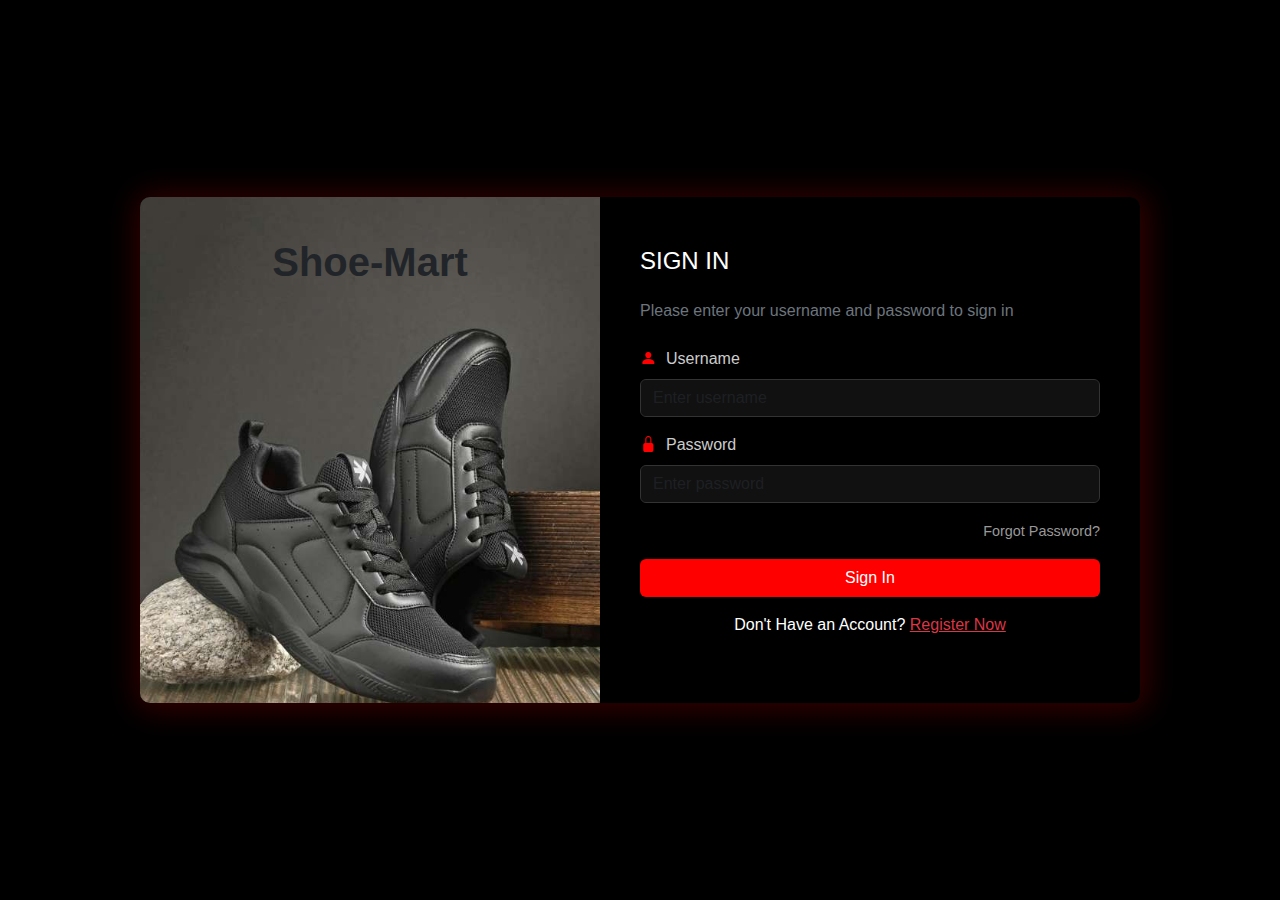
<file: login.html>
<!DOCTYPE html>
<html lang="en">
<head>
  <meta charset="UTF-8" />
  <meta name="viewport" content="width=device-width, initial-scale=1.0"/>
  <title>Sign In</title>
  <link rel="icon" href="./images/oxford8.webp">
  <link href="https://cdn.jsdelivr.net/npm/bootstrap@5.3.0/dist/css/bootstrap.min.css" rel="stylesheet" />
  <link href="https://cdn.jsdelivr.net/npm/bootstrap-icons@1.10.5/font/bootstrap-icons.css" rel="stylesheet" />
  <link rel="stylesheet" href="./signin.css">
</head>
<body>

  <div class="login-wrapper">
    <div class="login-left">
      <div class="logo-text text-dark">Shoe-Mart</div>
    </div>

    <div class="login-right">
      <h4 class="mb-4 text-white">SIGN IN</h4>
      <p class="text-secondary mb-4">Please enter your username and password to sign in</p>
      <form onsubmit="Login(event)">
        <div class="mb-3">
          <label class="form-label"><i class="bi bi-person-fill form-icon"></i>Username</label>
          <input type="text" class="form-control" id="loginUsername" placeholder="Enter username">
        </div>
        <div class="mb-3">
          <label class="form-label"><i class="bi bi-lock-fill form-icon"></i>Password</label>
          <input type="password" class="form-control" id="loginpassword" placeholder="Enter password">
        </div>
        <div class="mb-3 text-end">
          <a href="#" class="forgot text-decoration-none">Forgot Password?</a>
        </div>
        <button type="submit" class="btn btn-login">Sign In</button>
        <p class="mt-3 text-center">Don't Have an Account? <a href="index.html" class="text-danger">Register Now</a></p>
      </form>
    </div>
  </div>

  <script src="./script.js"></script>
</body>
</html>
</file>
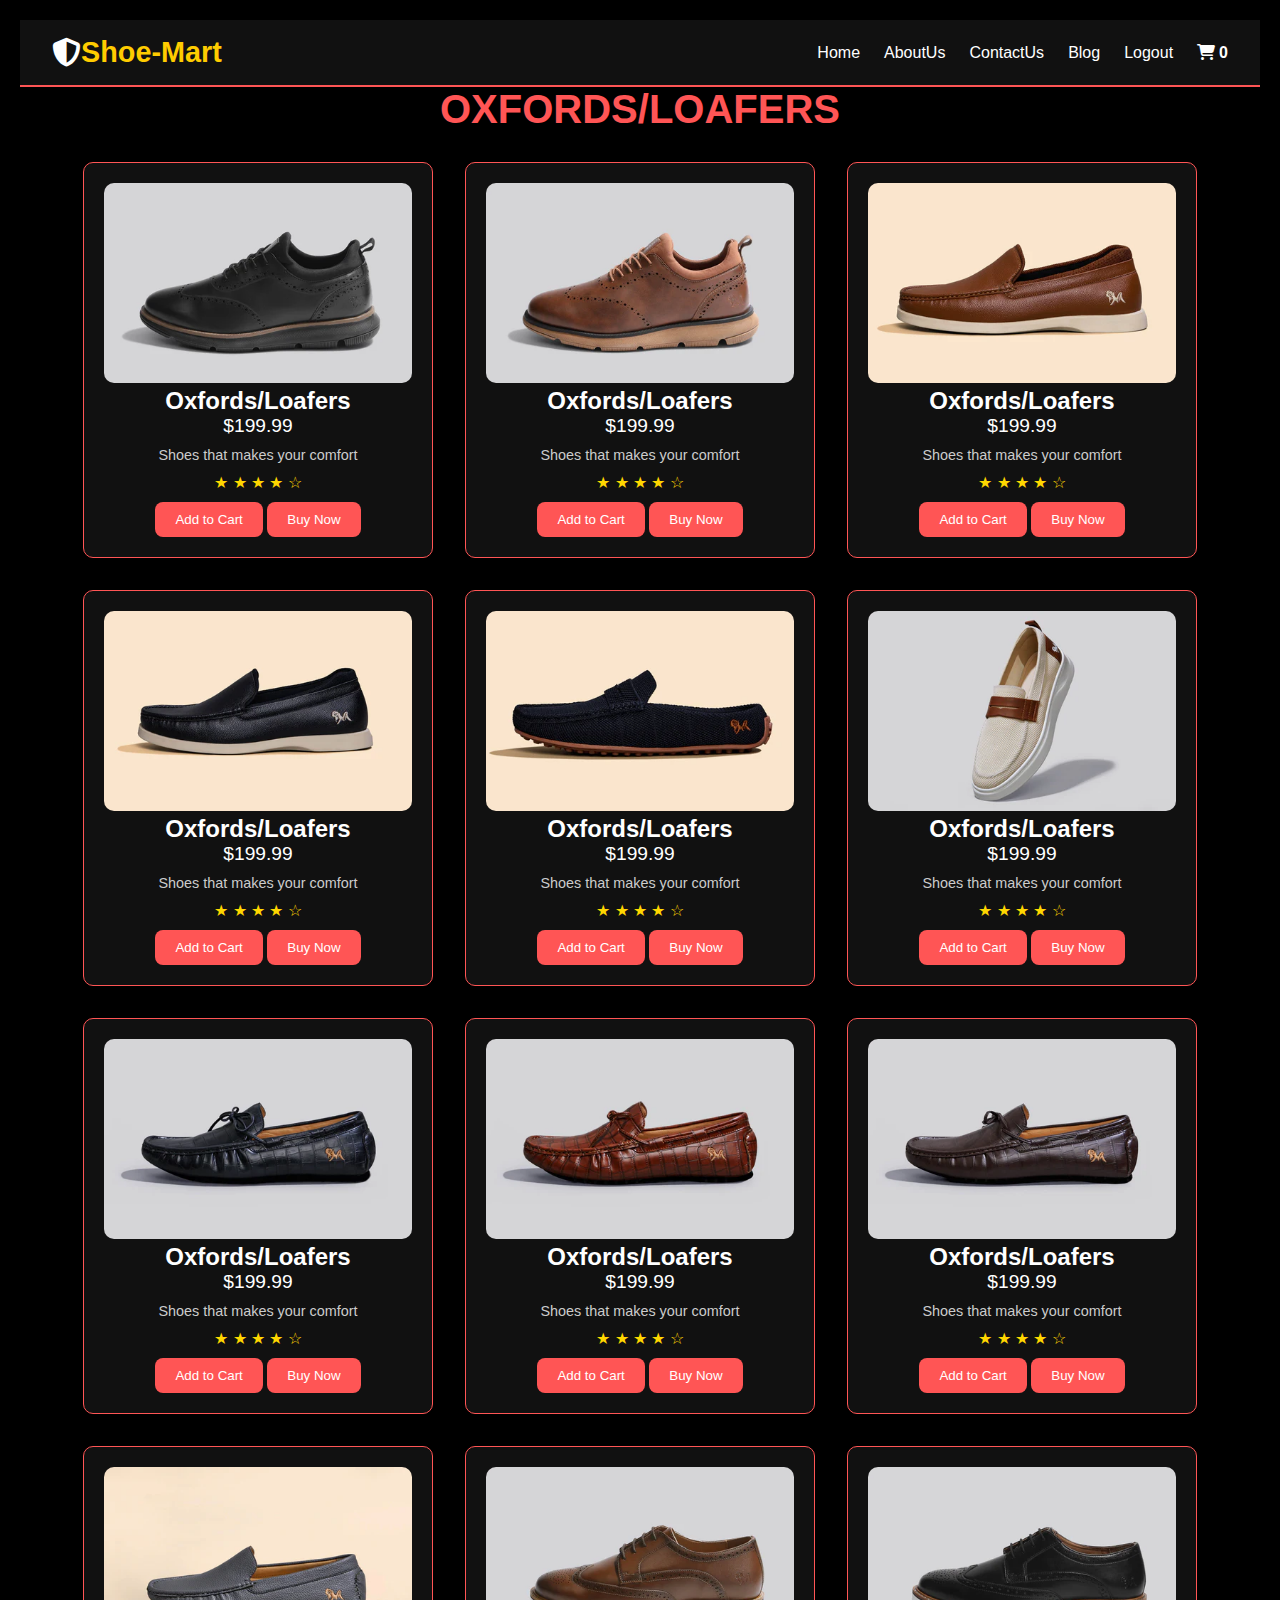
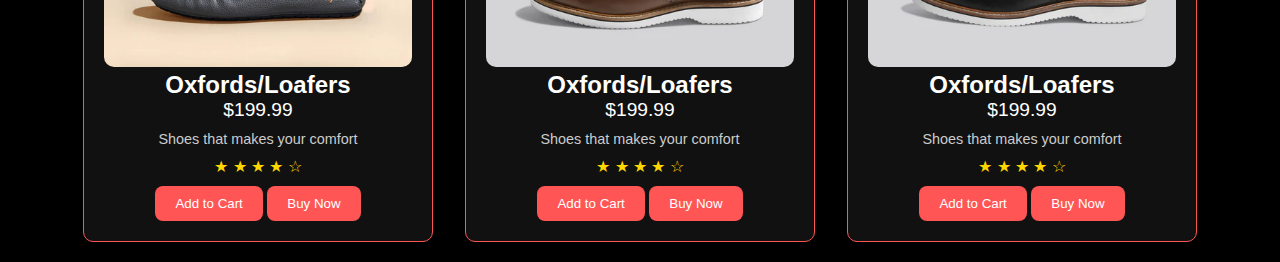
<file: oxfords.html>
<!DOCTYPE html>
<html lang="en">
<head>
  <meta charset="UTF-8" />
  <meta name="viewport" content="width=device-width, initial-scale=1.0"/>
  <title>Oxfords/Loafers</title>
  <link rel="icon" href="./images/oxford8.webp">
  <link rel="stylesheet" href="./sneakers.css">
  <link rel="stylesheet" href="https://cdnjs.cloudflare.com/ajax/libs/font-awesome/6.7.2/css/all.min.css"/>
</head>
<body>
  <nav class="navbar">
    <div class="logo"><i class="fa-solid fa-shield-halved" style="color: #ffffff;"></i> Shoe-Mart</div>
    <ul class="nav-links">
      <li><a href="./home.html">Home</a></li>
      <li><a href="./aboutus1.html">AboutUs</a></li>
      <li><a href="./contactus1.html">ContactUs</a></li>
      <li><a href="./blog1.html">Blog</a></li>
      <li><a href="./login.html">Logout</a></li>
      <div class="icons">
       <div class="nav-icons">
      <i class="fas fa-shopping-cart" onclick="updateCartPopup()">
        <span id="cart-count">0</span>
      </i>
    </div>
      </div>
    </ul>
  </nav>

  <h1>OXFORDS/LOAFERS</h1>
  <div class="product-container">

    <!-- Example Product Card -->
     <div class="product-card">
      <img src="./images/oxford1.webp" alt="Product">
      <h2>Oxfords/Loafers</h2>
      <p class="price">$199.99</p>
      <p class="desc">Shoes that makes your comfort</p>
      <div class="stars">★ ★ ★ ★ ☆</div>
      <div class="btn-group">
        <button onclick="addToCart('oxfords1',199.99,'./images/oxford1.webp')">Add to Cart</button>
        <button class="buy-btn">Buy Now</button>
      </div>
    </div>

    <div class="product-card">
      <img src="./images/oxford2.webp" alt="Product">
      <h2>Oxfords/Loafers</h2>
      <p class="price">$199.99</p>
      <p class="desc">Shoes that makes your comfort</p>
      <div class="stars">★ ★ ★ ★ ☆</div>
      <div class="btn-group">
        <button onclick="addToCart('oxfords2',199.99,'./images/oxford2.webp')">Add to Cart</button>
        <button class="buy-btn">Buy Now</button>
      </div>
    </div>

    <div class="product-card">
      <img src="./images/oxford3.webp" alt="Product">
      <h2>Oxfords/Loafers</h2>
      <p class="price">$199.99</p>
      <p class="desc">Shoes that makes your comfort</p>
      <div class="stars">★ ★ ★ ★ ☆</div>
      <div class="btn-group">
        <button onclick="addToCart('oxfords3',199.99,'./images/oxford3.webp')">Add to Cart</button>
        <button class="buy-btn">Buy Now</button>
      </div>
    </div>

     <div class="product-card">
      <img src="./images/oxford4.webp" alt="Product">
      <h2>Oxfords/Loafers</h2>
      <p class="price">$199.99</p>
      <p class="desc">Shoes that makes your comfort</p>
      <div class="stars">★ ★ ★ ★ ☆</div>
      <div class="btn-group">
        <button onclick="addToCart('oxfords4',199.99,'./images/oxford4.webp')">Add to Cart</button>
        <button class="buy-btn">Buy Now</button>
      </div>
    </div>

      <div class="product-card">
      <img src="./images/oxford5.webp" alt="Product">
      <h2>Oxfords/Loafers</h2>
      <p class="price">$199.99</p>
      <p class="desc">Shoes that makes your comfort</p>
      <div class="stars">★ ★ ★ ★ ☆</div>
      <div class="btn-group">
        <button onclick="addToCart('oxfords5',199.99,'./images/oxford5.webp')">Add to Cart</button>
        <button class="buy-btn">Buy Now</button>
      </div>
    </div>

     <div class="product-card">
      <img src="./images/oxford6.webp" alt="Product">
      <h2>Oxfords/Loafers</h2>
      <p class="price">$199.99</p>
      <p class="desc">Shoes that makes your comfort</p>
      <div class="stars">★ ★ ★ ★ ☆</div>
      <div class="btn-group">
        <button onclick="addToCart('oxfords6',199.99,'./images/oxford6.webp')">Add to Cart</button>
        <button class="buy-btn">Buy Now</button>
      </div>
    </div>


      <div class="product-card">
      <img src="./images/oxford7.webp" alt="Product">
      <h2>Oxfords/Loafers</h2>
      <p class="price">$199.99</p>
      <p class="desc">Shoes that makes your comfort</p>
      <div class="stars">★ ★ ★ ★ ☆</div>
      <div class="btn-group">
        <button onclick="addToCart('oxfords7',199.99,'./images/oxford7.webp')">Add to Cart</button>
        <button class="buy-btn">Buy Now</button>
      </div>
    </div>


      <div class="product-card">
      <img src="./images/oxford8.webp" alt="Product">
      <h2>Oxfords/Loafers</h2>
      <p class="price">$199.99</p>
      <p class="desc">Shoes that makes your comfort</p>
      <div class="stars">★ ★ ★ ★ ☆</div>
      <div class="btn-group">
        <button onclick="addToCart('oxfords8',199.99,'./images/oxford8.webp')">Add to Cart</button>
        <button class="buy-btn">Buy Now</button>
      </div>
    </div>



      <div class="product-card">
      <img src="./images/oxford9.webp" alt="Product">
      <h2>Oxfords/Loafers</h2>
      <p class="price">$199.99</p>
      <p class="desc">Shoes that makes your comfort</p>
      <div class="stars">★ ★ ★ ★ ☆</div>
      <div class="btn-group">
        <button onclick="addToCart('oxfords9',199.99,'./images/oxford9.webp')">Add to Cart</button>
        <button class="buy-btn">Buy Now</button>
      </div>
    </div>


      <div class="product-card">
      <img src="./images/oxford10.webp" alt="Product">
      <h2>Oxfords/Loafers</h2>
      <p class="price">$199.99</p>
      <p class="desc">Shoes that makes your comfort</p>
      <div class="stars">★ ★ ★ ★ ☆</div>
      <div class="btn-group">
        <button onclick="addToCart('oxfords10',199.99,'./images/oxford10.webp')">Add to Cart</button>
        <button class="buy-btn">Buy Now</button>
      </div>
    </div>

      <div class="product-card">
      <img src="./images/oxford11.webp" alt="Product">
      <h2>Oxfords/Loafers</h2>
      <p class="price">$199.99</p>
      <p class="desc">Shoes that makes your comfort</p>
      <div class="stars">★ ★ ★ ★ ☆</div>
      <div class="btn-group">
        <button onclick="addToCart('oxfords11',199.99,'./images/oxford11.webp')">Add to Cart</button>
        <button class="buy-btn">Buy Now</button>
      </div>
    </div>

      <div class="product-card">
      <img src="./images/oxford12.webp" alt="Product">
      <h2>Oxfords/Loafers</h2>
      <p class="price">$199.99</p>
      <p class="desc">Shoes that makes your comfort</p>
      <div class="stars">★ ★ ★ ★ ☆</div>
      <div class="btn-group">
        <button onclick="addToCart('oxfords12',199.99,'./images/oxford12.webp')">Add to Cart</button>
        <button class="buy-btn">Buy Now</button>
      </div>
    </div>
  </div>

  <!-- Add to Cart Popup -->
<div id="cartPopup" class="cart-popup">
    <span class="close-btn" onclick="closeCart()">&times;</span>
    <h2>Your Cart</h2>
    <div id="cartContent"></div>
    <p id="grandTotal"></p>
    <button id="checkoutBtn" onclick="goToCheckout()">Checkout</button>
  </div>

  <!-- Buy Now Popup -->
   <div class="payment" id="paymentBox">
  <span class="close" id="closeBtn">X</span>
  <h2 class="payTitle">Checkout</h2>

  <label for="name">Name</label>
  <input type="text" id="name" class="payInput" placeholder="John Doe" required>

  <label for="email">Email ID</label>
  <input type="email" id="email" class="payInput" placeholder="john@example.com" required>

  <h3 class="payTitle">Card Information</h3>

  <input type="text" id="cardNumber" class="payInput" placeholder="Card Number" required>

  <div class="cardInfo">
    <input type="text" id="expMonth" class="payInput sm" placeholder="MM" required>
    <input type="text" id="expYear" class="payInput sm" placeholder="YYYY" required>
    <input type="text" id="cvv" class="payInput sm" placeholder="CVV" required>
  </div>

  <button class="payButton" onclick="handleBuyNow()">Buy Now</button>
</div>

  <script src="./script.js"></script>
</body>
</html>
</file>
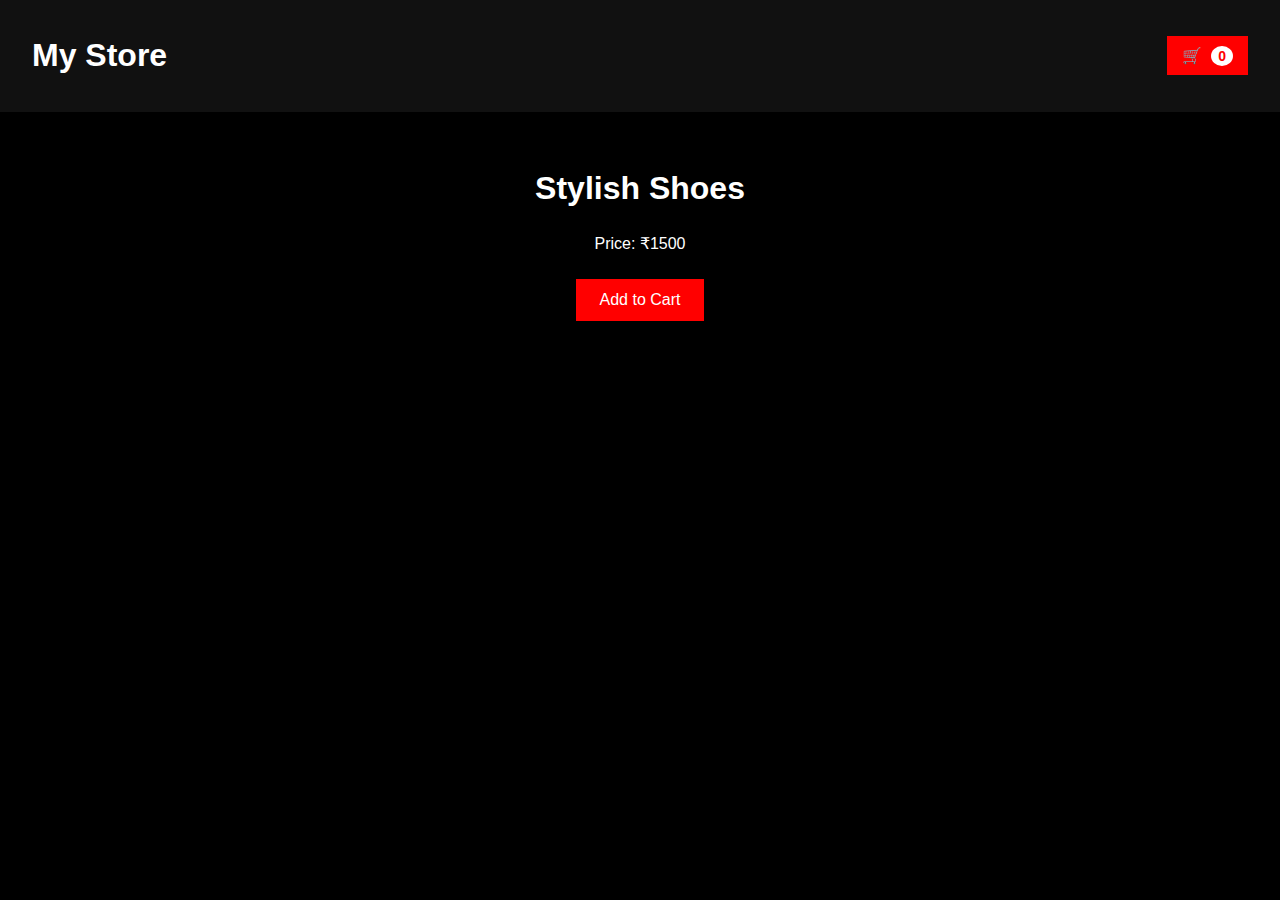
<file: pro.html>
<!DOCTYPE html>
<html lang="en">
<head>
  <meta charset="UTF-8" />
  <meta name="viewport" content="width=device-width, initial-scale=1.0"/>
  <title>Responsive Cart</title>
  <style>
    body {
      margin: 0;
      font-family: Arial, sans-serif;
      background-color: black;
      color: white;
    }

    .navbar {
      display: flex;
      justify-content: space-between;
      background: #111;
      padding: 1rem 2rem;
      align-items: center;
      flex-wrap: wrap;
    }

    .cart-container {
      position: relative;
    }

    .cart-btn {
      background: red;
      color: white;
      border: none;
      padding: 10px 15px;
      font-size: 16px;
      cursor: pointer;
    }

    #cartCount {
      background: white;
      color: red;
      font-weight: bold;
      border-radius: 50%;
      padding: 2px 7px;
      font-size: 14px;
      margin-left: 5px;
    }

    .cart-dropdown {
  display: none;
  position: absolute;
  top: 45px;
  right: 0;
  background: #222;
  color: white;
  border: 1px solid #444;
  width: 300px;
  max-height: 60vh;
  overflow-y: auto;
  padding: 10px;
  z-index: 100;
  box-shadow: 0 0 10px rgba(255, 0, 0, 0.5);
}

    .cart-item {
      display: flex;
      justify-content: space-between;
      align-items: center;
      margin: 10px 0;
      font-size: 14px;
    }

    .cart-item button {
      padding: 3px 6px;
      margin: 0 4px;
      background: red;
      color: white;
      border: none;
      cursor: pointer;
    }

    .cart-footer {
      margin-top: 10px;
      text-align: center;
      display: none;
    }

    .checkout-btn {
      background: red;
      color: white;
      border: none;
      padding: 10px 20px;
      margin-top: 10px;
      cursor: pointer;
      width: 100%;
    }

    .product {
      padding: 2rem;
      text-align: center;
    }

    .product h2 {
      font-size: 2rem;
    }

    .product button {
      margin-top: 10px;
      padding: 12px 24px;
      background-color: red;
      color: white;
      border: none;
      font-size: 1rem;
      cursor: pointer;
    }

    /* Responsive adjustments */
    @media (max-width: 600px) {
      .cart-dropdown {
    width: 90vw;
    right: 5vw;
    top: 55px;
  }

      .navbar {
        flex-direction: column;
        align-items: flex-start;
      }

      .product h2 {
        font-size: 1.5rem;
      }

      .product button {
        width: 100%;
      }

      .checkout-btn {
        font-size: 1rem;
      }

      .cart-btn {
        padding: 10px;
        width: 100%;
        text-align: left;
      }
    }
  </style>
</head>
<body>

  <nav class="navbar">
    <h1>My Store</h1>
    <div class="cart-container">
      <button onclick="toggleCart()" class="cart-btn">
  🛒 <span id="cartCount">0</span>
</button>
      <div id="cartDropdown" class="cart-dropdown">
        <p id="emptyMessage">Cart is empty</p>
        <div id="cartItems"></div>
        <div id="cartFooter" class="cart-footer">
          <p id="grandTotal">Total: ₹0</p>
          <button onclick="checkout()" class="checkout-btn">Checkout</button>
        </div>
      </div>
    </div>
  </nav>

  <main class="product">
    <h2>Stylish Shoes</h2>
    <p>Price: ₹1500</p>
    <button onclick="addToCart('Stylish Shoes', 1500)">Add to Cart</button>
  </main>

  <script>
    let cart = [];
    const cartDropdown = document.getElementById("cartDropdown");
    const cartItems = document.getElementById("cartItems");
    const emptyMessage = document.getElementById("emptyMessage");
    const cartFooter = document.getElementById("cartFooter");
    const grandTotal = document.getElementById("grandTotal");
    const cartCount = document.getElementById("cartCount");

    function toggleCart() {
      cartDropdown.style.display = cartDropdown.style.display === "block" ? "none" : "block";
    }

    window.addEventListener("click", function (e) {
  if (!document.querySelector(".cart-container").contains(e.target)) {
    cartDropdown.style.display = "none";
  }
});

    function addToCart(name, price) {
      const existing = cart.find(item => item.name === name);
      if (existing) {
        existing.quantity += 1;
      } else {
        cart.push({ name, price, quantity: 1 });
      }
      updateCartUI();
    }

    function updateCartUI() {
      cartItems.innerHTML = "";
      if (cart.length === 0) {
        emptyMessage.style.display = "block";
        cartFooter.style.display = "none";
        cartCount.textContent = "0";
        return;
      }

      emptyMessage.style.display = "none";
      cartFooter.style.display = "block";

      let total = 0;
      let totalItems = 0;

      cart.forEach((item, index) => {
        const itemDiv = document.createElement("div");
        itemDiv.className = "cart-item";
        itemDiv.innerHTML = `
          <span>${item.name}<br>₹${item.price}</span>
          <div>
            <button onclick="changeQty(${index}, -1)">-</button>
            ${item.quantity}
            <button onclick="changeQty(${index}, 1)">+</button>
          </div>
        `;
        cartItems.appendChild(itemDiv);
        total += item.price * item.quantity;
        totalItems += item.quantity;
      });

      grandTotal.textContent = `Total: ₹${total}`;
      cartCount.textContent = totalItems;
    }

    function changeQty(index, delta) {
      cart[index].quantity += delta;
      if (cart[index].quantity <= 0) {
        cart.splice(index, 1);
      }
      updateCartUI();
    }

    function checkout() {
      if (cart.length === 0) {
        alert("Cart is empty!");
        return;
      }
      window.location.href = "buy-now.html";
    }
  </script>
</body>
</html>
</file>
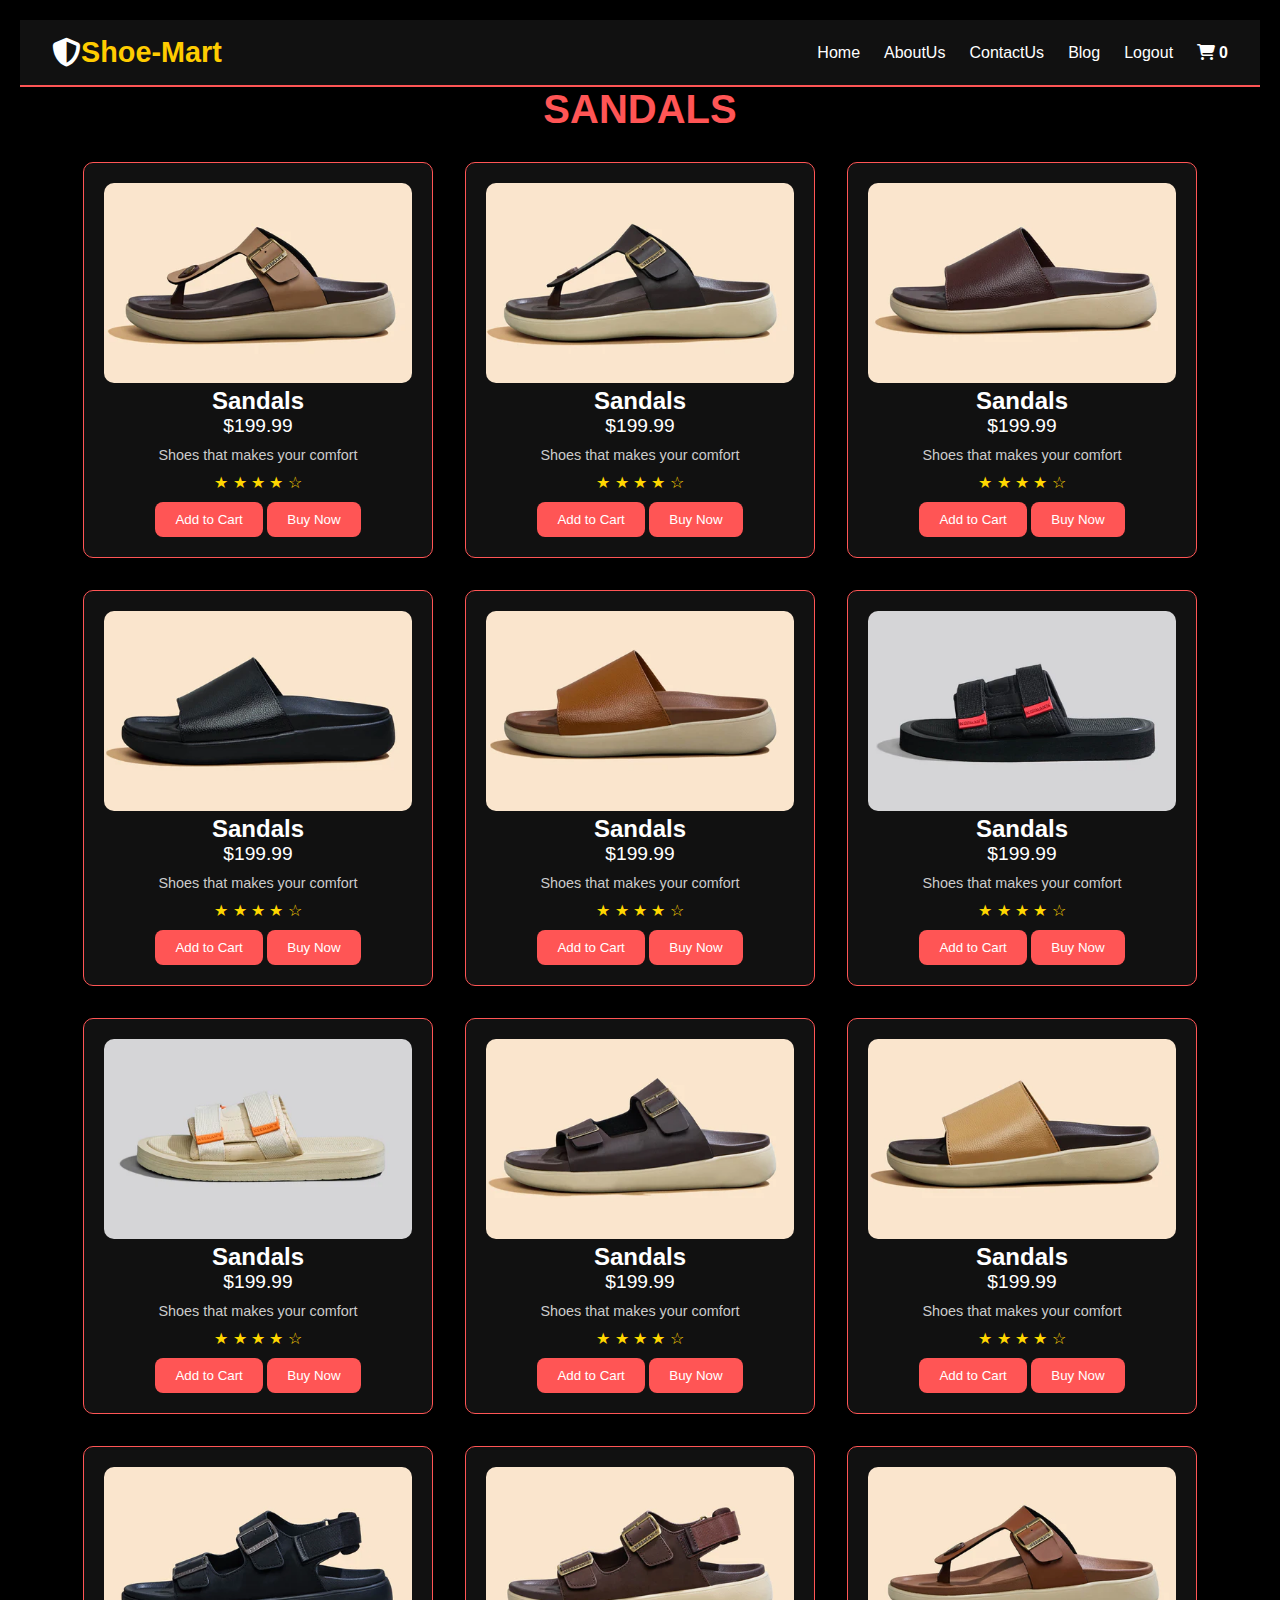
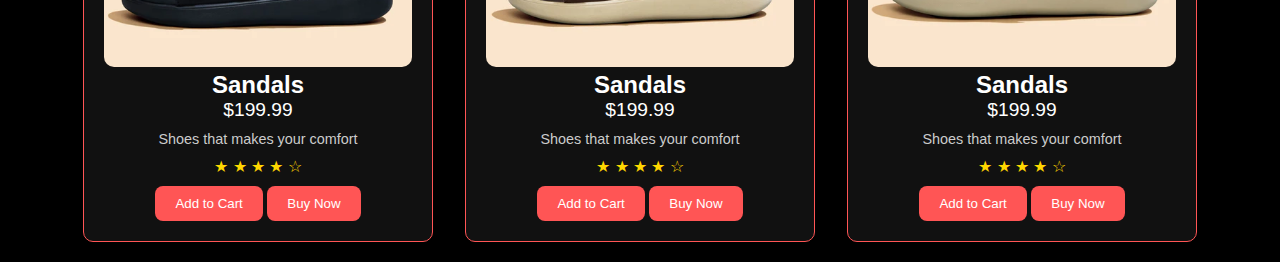
<file: sandals.html>
<!DOCTYPE html>
<html lang="en">
<head>
  <meta charset="UTF-8" />
  <meta name="viewport" content="width=device-width, initial-scale=1.0"/>
  <title>Sandals</title>
  <link rel="icon" href="./images/sandals12.webp">
  <link rel="stylesheet" href="./sneakers.css">
  <link rel="stylesheet" href="https://cdnjs.cloudflare.com/ajax/libs/font-awesome/6.7.2/css/all.min.css"/>
</head>
<body>
  <nav class="navbar">
    <div class="logo"><i class="fa-solid fa-shield-halved" style="color: #ffffff;"></i> Shoe-Mart</div>
    <ul class="nav-links">
      <li><a href="./home.html">Home</a></li>
      <li><a href="./aboutus1.html">AboutUs</a></li>
      <li><a href="./contactus1.html">ContactUs</a></li>
      <li><a href="./blog1.html">Blog</a></li>
      <li><a href="./login.html">Logout</a></li>
      <div class="icons">
        <div class="nav-icons">
      <i class="fas fa-shopping-cart" onclick="updateCartPopup()">
        <span id="cart-count">0</span>
      </i>
    </div>
      </div>
    </ul>
  </nav>

  <h1>SANDALS</h1>
  <div class="product-container">

    <!-- Example Product Card -->
     <div class="product-card">
      <img src="./images/sandals1.webp" alt="Product">
      <h2>Sandals</h2>
      <p class="price">$199.99</p>
      <p class="desc">Shoes that makes your comfort</p>
      <div class="stars">★ ★ ★ ★ ☆</div>
      <div class="btn-group">
        <button onclick="addToCart('sandals1',199.99,'./images/sandals1.webp')">Add to Cart</button>
        <button class="buy-btn">Buy Now</button>
      </div>
    </div>

    <div class="product-card">
      <img src="./images/sandals2.webp" alt="Product">
      <h2>Sandals</h2>
      <p class="price">$199.99</p>
      <p class="desc">Shoes that makes your comfort</p>
      <div class="stars">★ ★ ★ ★ ☆</div>
      <div class="btn-group">
        <button onclick="addToCart('sandals2',199.99,'./images/sandals2.webp')">Add to Cart</button>
        <button class="buy-btn">Buy Now</button>
      </div>
    </div>

    <div class="product-card">
      <img src="./images/sandals3.webp" alt="Product">
      <h2>Sandals</h2>
      <p class="price">$199.99</p>
      <p class="desc">Shoes that makes your comfort</p>
      <div class="stars">★ ★ ★ ★ ☆</div>
      <div class="btn-group">
        <button onclick="addToCart('formal13',199.99,'./images/sandals3.webp')">Add to Cart</button>
        <button class="buy-btn">Buy Now</button>
      </div>
    </div>

     <div class="product-card">
      <img src="./images/sandals4.webp" alt="Product">
      <h2>Sandals</h2>
      <p class="price">$199.99</p>
      <p class="desc">Shoes that makes your comfort</p>
      <div class="stars">★ ★ ★ ★ ☆</div>
      <div class="btn-group">
        <button onclick="addToCart('formal4',199.99,'./images/sandals4.webp')">Add to Cart</button>
        <button class="buy-btn">Buy Now</button>
      </div>
    </div>

      <div class="product-card">
      <img src="./images/sandals5.webp" alt="Product">
      <h2>Sandals</h2>
      <p class="price">$199.99</p>
      <p class="desc">Shoes that makes your comfort</p>
      <div class="stars">★ ★ ★ ★ ☆</div>
      <div class="btn-group">
        <button onclick="addToCart('sandals5',199.99,'./images/sandals5.webp')">Add to Cart</button>
        <button class="buy-btn">Buy Now</button>
      </div>
    </div>

     <div class="product-card">
      <img src="./images/sandals6.webp" alt="Product">
      <h2>Sandals</h2>
      <p class="price">$199.99</p>
      <p class="desc">Shoes that makes your comfort</p>
      <div class="stars">★ ★ ★ ★ ☆</div>
      <div class="btn-group">
        <button onclick="addToCart('sandals6',199.99,'./images/sandals6.webp')">Add to Cart</button>
        <button class="buy-btn">Buy Now</button>
      </div>
    </div>


      <div class="product-card">
      <img src="./images/sandals7.webp" alt="Product">
      <h2>Sandals</h2>
      <p class="price">$199.99</p>
      <p class="desc">Shoes that makes your comfort</p>
      <div class="stars">★ ★ ★ ★ ☆</div>
      <div class="btn-group">
        <button onclick="addToCart('sandals7',199.99,'./images/sandals7.webp')">Add to Cart</button>
        <button class="buy-btn">Buy Now</button>
      </div>
    </div>


      <div class="product-card">
      <img src="./images/sandals8.webp" alt="Product">
      <h2>Sandals</h2>
      <p class="price">$199.99</p>
      <p class="desc">Shoes that makes your comfort</p>
      <div class="stars">★ ★ ★ ★ ☆</div>
      <div class="btn-group">
        <button onclick="addToCart('sandals8',199.99,'./images/sandals8.webp')">Add to Cart</button>
        <button class="buy-btn">Buy Now</button>
      </div>
    </div>

      <div class="product-card">
      <img src="./images/sandals9.webp" alt="Product">
      <h2>Sandals</h2>
      <p class="price">$199.99</p>
      <p class="desc">Shoes that makes your comfort</p>
      <div class="stars">★ ★ ★ ★ ☆</div>
      <div class="btn-group">
        <button onclick="addToCart('sandals9',199.99,'./images/sandals9.webp')">Add to Cart</button>
        <button class="buy-btn">Buy Now</button>
      </div>
    </div>


      <div class="product-card">
      <img src="./images/sandals10.webp" alt="Product">
      <h2>Sandals</h2>
      <p class="price">$199.99</p>
      <p class="desc">Shoes that makes your comfort</p>
      <div class="stars">★ ★ ★ ★ ☆</div>
      <div class="btn-group">
        <button onclick="addToCart('sandals10',199.99,'./images/sandals10.webp')">Add to Cart</button>
        <button class="buy-btn">Buy Now</button>
      </div>
    </div>

      <div class="product-card">
      <img src="./images/sandals11.webp" alt="Product">
      <h2>Sandals</h2>
      <p class="price">$199.99</p>
      <p class="desc">Shoes that makes your comfort</p>
      <div class="stars">★ ★ ★ ★ ☆</div>
      <div class="btn-group">
        <button onclick="addToCart('sandals11',199.99,'./images/sandals11.webp')">Add to Cart</button>
       <button class="buy-btn">Buy Now</button>
      </div>
    </div>

      <div class="product-card">
      <img src="./images/sandals12.webp" alt="Product">
      <h2>Sandals</h2>
      <p class="price">$199.99</p>
      <p class="desc">Shoes that makes your comfort</p>
      <div class="stars">★ ★ ★ ★ ☆</div>
      <div class="btn-group">
        <button onclick="addToCart('sandals12',199.99,'./images/sandals12.webp')">Add to Cart</button>
       <button class="buy-btn">Buy Now</button>
      </div>
    </div>
  </div>


  <!-- Add to Cart Popup -->
<div id="cartPopup" class="cart-popup">
    <span class="close-btn" onclick="closeCart()">&times;</span>
    <h2>Your Cart</h2>
    <div id="cartContent"></div>
    <p id="grandTotal"></p>
    <button id="checkoutBtn" onclick="goToCheckout()">Checkout</button>
  </div>


  <!-- Buy Now Popup -->
   <div class="payment" id="paymentBox">
  <span class="close" id="closeBtn">X</span>
  <h2 class="payTitle">Checkout</h2>

  <label for="name">Name</label>
  <input type="text" id="name" class="payInput" placeholder="John Doe" required>

  <label for="email">Email ID</label>
  <input type="email" id="email" class="payInput" placeholder="john@example.com" required>

  <h3 class="payTitle">Card Information</h3>

  <input type="text" id="cardNumber" class="payInput" placeholder="Card Number" required>

  <div class="cardInfo">
    <input type="text" id="expMonth" class="payInput sm" placeholder="MM" required>
    <input type="text" id="expYear" class="payInput sm" placeholder="YYYY" required>
    <input type="text" id="cvv" class="payInput sm" placeholder="CVV" required>
  </div>

  <button class="payButton" onclick="handleBuyNow()">Buy Now</button>
</div>

  <script src="./script.js"></script>
</body>
</html>
</file>
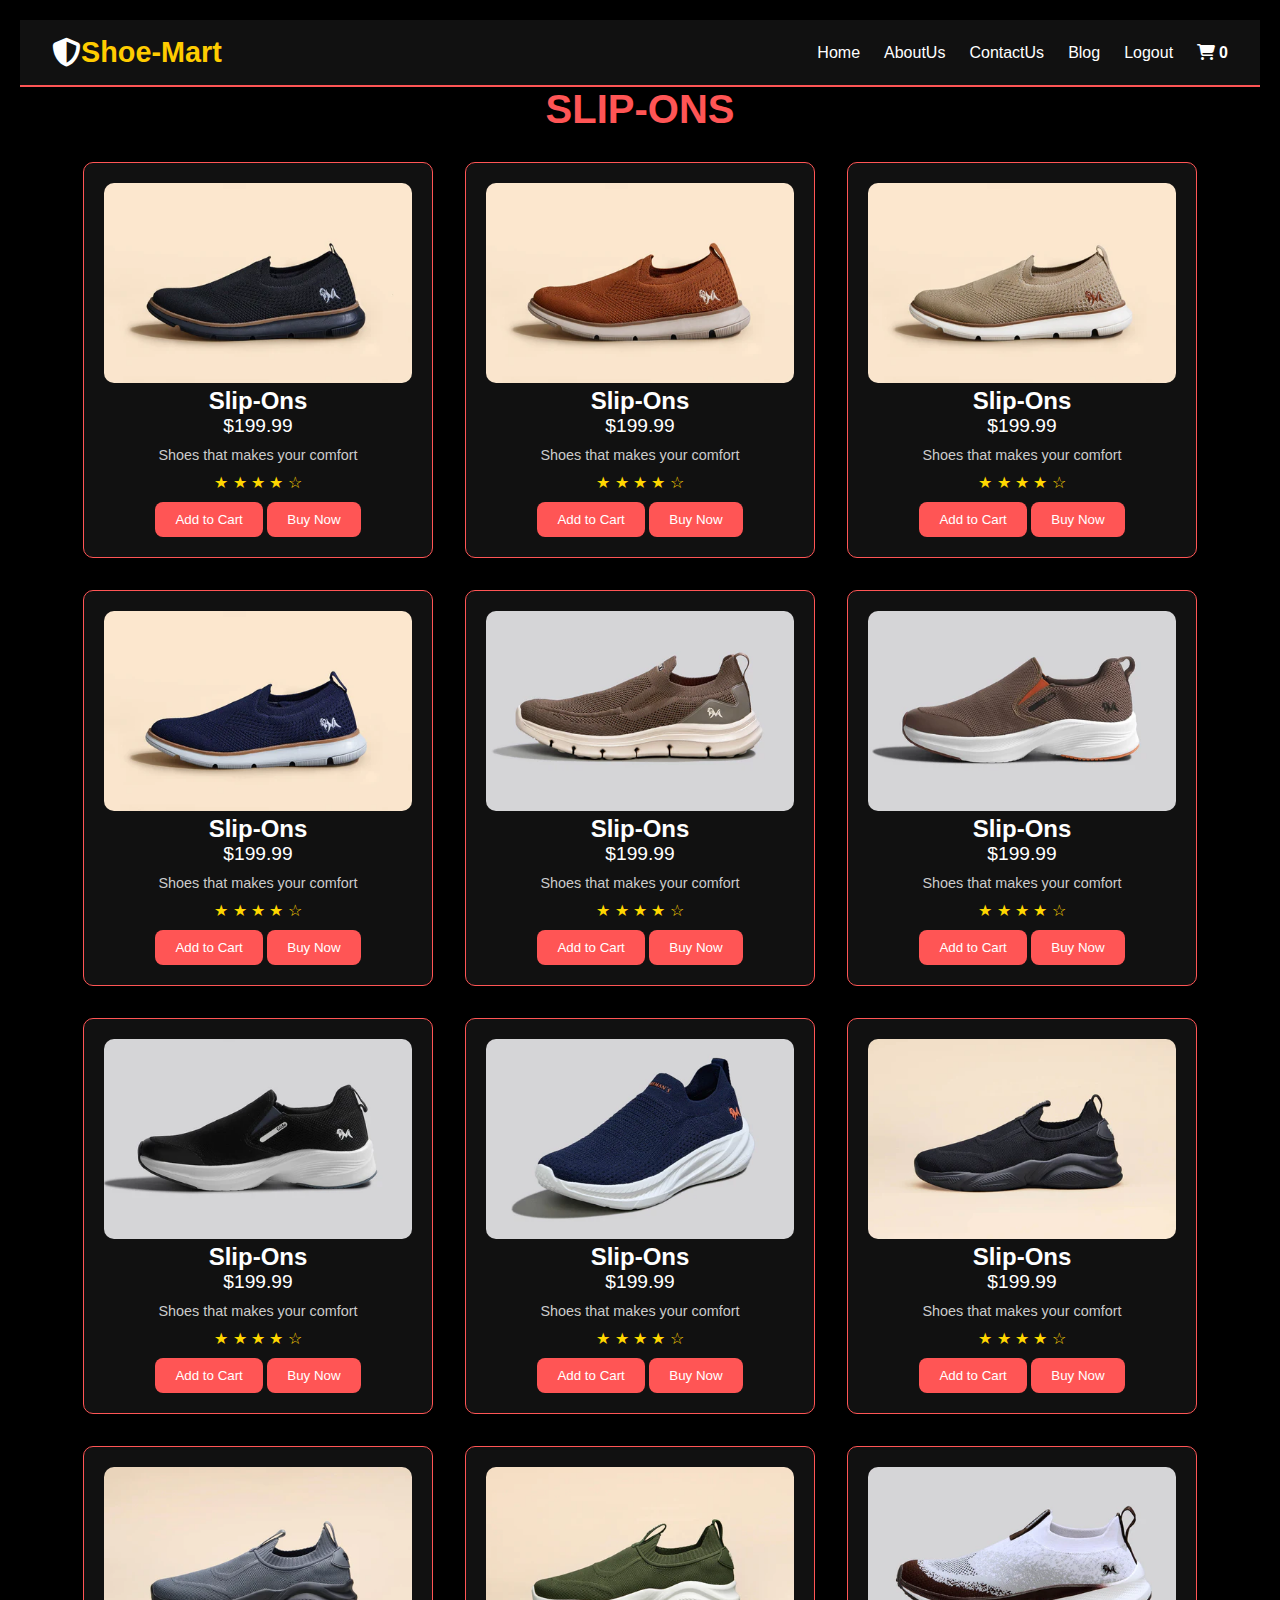
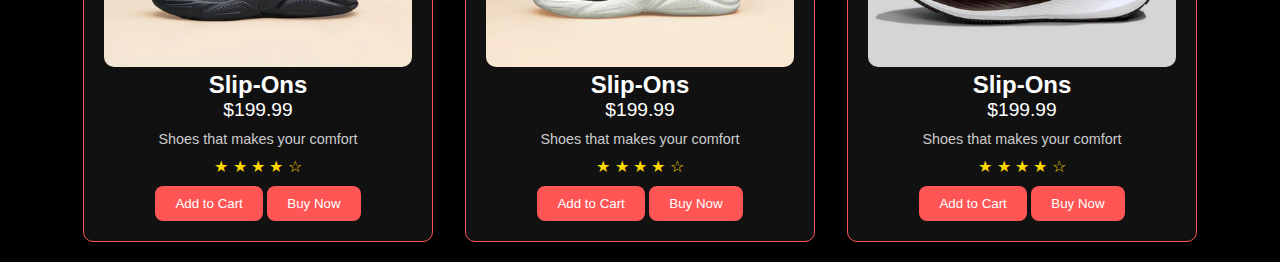
<file: slip.html>
<!DOCTYPE html>
<html lang="en">
<head>
  <meta charset="UTF-8" />
  <meta name="viewport" content="width=device-width, initial-scale=1.0"/>
  <title>Slip-Ons</title>
  <link rel="icon" href="./images/slip5.webp">
  <link rel="stylesheet" href="./sneakers.css">
  <link rel="stylesheet" href="https://cdnjs.cloudflare.com/ajax/libs/font-awesome/6.7.2/css/all.min.css"/>
</head>
<body>
  <nav class="navbar">
    <div class="logo"><i class="fa-solid fa-shield-halved" style="color: #ffffff;"></i> Shoe-Mart</div>
    <ul class="nav-links">
      <li><a href="./home.html">Home</a></li>
      <li><a href="./aboutus1.html">AboutUs</a></li>
      <li><a href="./contactus1.html">ContactUs</a></li>
      <li><a href="./blog1.html">Blog</a></li>
      <li><a href="./login.html">Logout</a></li>
      <div class="icons">
        <div class="nav-icons">
      <i class="fas fa-shopping-cart" onclick="updateCartPopup()">
        <span id="cart-count">0</span>
      </i>
    </div>
      </div>
    </ul>
  </nav>

  <h1>SLIP-ONS</h1>
  <div class="product-container">

    <!-- Example Product Card -->
     <div class="product-card">
      <img src="./images/slip1.webp" alt="Product">
      <h2>Slip-Ons</h2>
      <p class="price">$199.99</p>
      <p class="desc">Shoes that makes your comfort</p>
      <div class="stars">★ ★ ★ ★ ☆</div>
      <div class="btn-group">
        <button onclick="addToCart('slip1',199.99,'./images/slip1.webp')">Add to Cart</button>
        <button class="buy-btn">Buy Now</button>
      </div>
    </div>

    <div class="product-card">
      <img src="./images/slip2.webp" alt="Product">
      <h2>Slip-Ons</h2>
      <p class="price">$199.99</p>
      <p class="desc">Shoes that makes your comfort</p>
      <div class="stars">★ ★ ★ ★ ☆</div>
      <div class="btn-group">
        <button onclick="addToCart('slip2',199.99,'./images/slip2.webp')">Add to Cart</button>
        <button class="buy-btn">Buy Now</button>
      </div>
    </div>

    <div class="product-card">
      <img src="./images/slip3.webp" alt="Product">
      <h2>Slip-Ons</h2>
      <p class="price">$199.99</p>
      <p class="desc">Shoes that makes your comfort</p>
      <div class="stars">★ ★ ★ ★ ☆</div>
      <div class="btn-group">
        <button onclick="addToCart('slip3',199.99,'./images/slip3.webp')">Add to Cart</button>
        <button class="buy-btn">Buy Now</button>
      </div>
    </div>

     <div class="product-card">
      <img src="./images/slip4.webp" alt="Product">
      <h2>Slip-Ons</h2>
      <p class="price">$199.99</p>
      <p class="desc">Shoes that makes your comfort</p>
      <div class="stars">★ ★ ★ ★ ☆</div>
      <div class="btn-group">
        <button onclick="addToCart('slip4',199.99,'./images/slip4.webp')">Add to Cart</button>
        <button class="buy-btn">Buy Now</button>
      </div>
    </div>

      <div class="product-card">
      <img src="./images/slip5.webp" alt="Product">
      <h2>Slip-Ons</h2>
      <p class="price">$199.99</p>
      <p class="desc">Shoes that makes your comfort</p>
      <div class="stars">★ ★ ★ ★ ☆</div>
      <div class="btn-group">
        <button onclick="addToCart('slip5',199.99,'./images/slip5.webp')">Add to Cart</button>
        <button class="buy-btn">Buy Now</button>
      </div>
    </div>

     <div class="product-card">
      <img src="./images/slip6.webp" alt="Product">
      <h2>Slip-Ons</h2>
      <p class="price">$199.99</p>
      <p class="desc">Shoes that makes your comfort</p>
      <div class="stars">★ ★ ★ ★ ☆</div>
      <div class="btn-group">
        <button onclick="addToCart('slip6',199.99,'./images/slip6.webp')">Add to Cart</button>
        <button class="buy-btn">Buy Now</button>
      </div>
    </div>


      <div class="product-card">
      <img src="./images/slip7.webp" alt="Product">
      <h2>Slip-Ons</h2>
      <p class="price">$199.99</p>
      <p class="desc">Shoes that makes your comfort</p>
      <div class="stars">★ ★ ★ ★ ☆</div>
      <div class="btn-group">
        <button onclick="addToCart('slip7',199.99,'./images/slip7.webp')">Add to Cart</button>
        <button class="buy-btn">Buy Now</button>
      </div>
    </div>


      <div class="product-card">
      <img src="./images/slip8.webp" alt="Product">
      <h2>Slip-Ons</h2>
      <p class="price">$199.99</p>
      <p class="desc">Shoes that makes your comfort</p>
      <div class="stars">★ ★ ★ ★ ☆</div>
      <div class="btn-group">
        <button onclick="addToCart('slip8',199.99,'./images/slip8.webp')">Add to Cart</button>
        <button class="buy-btn">Buy Now</button>
      </div>
    </div>



      <div class="product-card">
      <img src="./images/slip9.webp" alt="Product">
      <h2>Slip-Ons</h2>
      <p class="price">$199.99</p>
      <p class="desc">Shoes that makes your comfort</p>
      <div class="stars">★ ★ ★ ★ ☆</div>
      <div class="btn-group">
        <button onclick="addToCart('slip9',199.99,'./images/slip9.webp')">Add to Cart</button>
        <button class="buy-btn">Buy Now</button>
      </div>
    </div>


      <div class="product-card">
      <img src="./images/slip10.webp" alt="Product">
      <h2>Slip-Ons</h2>
      <p class="price">$199.99</p>
      <p class="desc">Shoes that makes your comfort</p>
      <div class="stars">★ ★ ★ ★ ☆</div>
      <div class="btn-group">
        <button onclick="addToCart('slip10',199.99,'./images/slip10.webp')">Add to Cart</button>
        <button class="buy-btn">Buy Now</button>
      </div>
    </div>

      <div class="product-card">
      <img src="./images/slip11.webp" alt="Product">
      <h2>Slip-Ons</h2>
      <p class="price">$199.99</p>
      <p class="desc">Shoes that makes your comfort</p>
      <div class="stars">★ ★ ★ ★ ☆</div>
      <div class="btn-group">
        <button onclick="addToCart('slip11',199.99,'./images/slip11.webp')">Add to Cart</button>
        <button class="buy-btn">Buy Now</button>
      </div>
    </div>

      <div class="product-card">
      <img src="./images/slip12.webp" alt="Product">
      <h2>Slip-Ons</h2>
      <p class="price">$199.99</p>
      <p class="desc">Shoes that makes your comfort</p>
      <div class="stars">★ ★ ★ ★ ☆</div>
      <div class="btn-group">
        <button onclick="addToCart('slip12',199.99,'./images/slip12.webp')">Add to Cart</button>
       <button class="buy-btn">Buy Now</button>
      </div>
    </div>
  </div>

  <!-- Add to Cart Popup -->
<div id="cartPopup" class="cart-popup">
    <span class="close-btn" onclick="closeCart()">&times;</span>
    <h2>Your Cart</h2>
    <div id="cartContent"></div>
    <p id="grandTotal"></p>
    <button id="checkoutBtn" onclick="goToCheckout()">Checkout</button>
  </div>


  <!-- Buy Now Popup -->
   <div class="payment" id="paymentBox">
  <span class="close" id="closeBtn">X</span>
  <h2 class="payTitle">Checkout</h2>

  <label for="name">Name</label>
  <input type="text" id="name" class="payInput" placeholder="John Doe" required>

  <label for="email">Email ID</label>
  <input type="email" id="email" class="payInput" placeholder="john@example.com" required>

  <h3 class="payTitle">Card Information</h3>

  <input type="text" id="cardNumber" class="payInput" placeholder="Card Number" required>

  <div class="cardInfo">
    <input type="text" id="expMonth" class="payInput sm" placeholder="MM" required>
    <input type="text" id="expYear" class="payInput sm" placeholder="YYYY" required>
    <input type="text" id="cvv" class="payInput sm" placeholder="CVV" required>
  </div>

  <button class="payButton" onclick="handleBuyNow()">Buy Now</button>
</div>

  <script src="./script.js"></script>
</body>
</html>
</file>
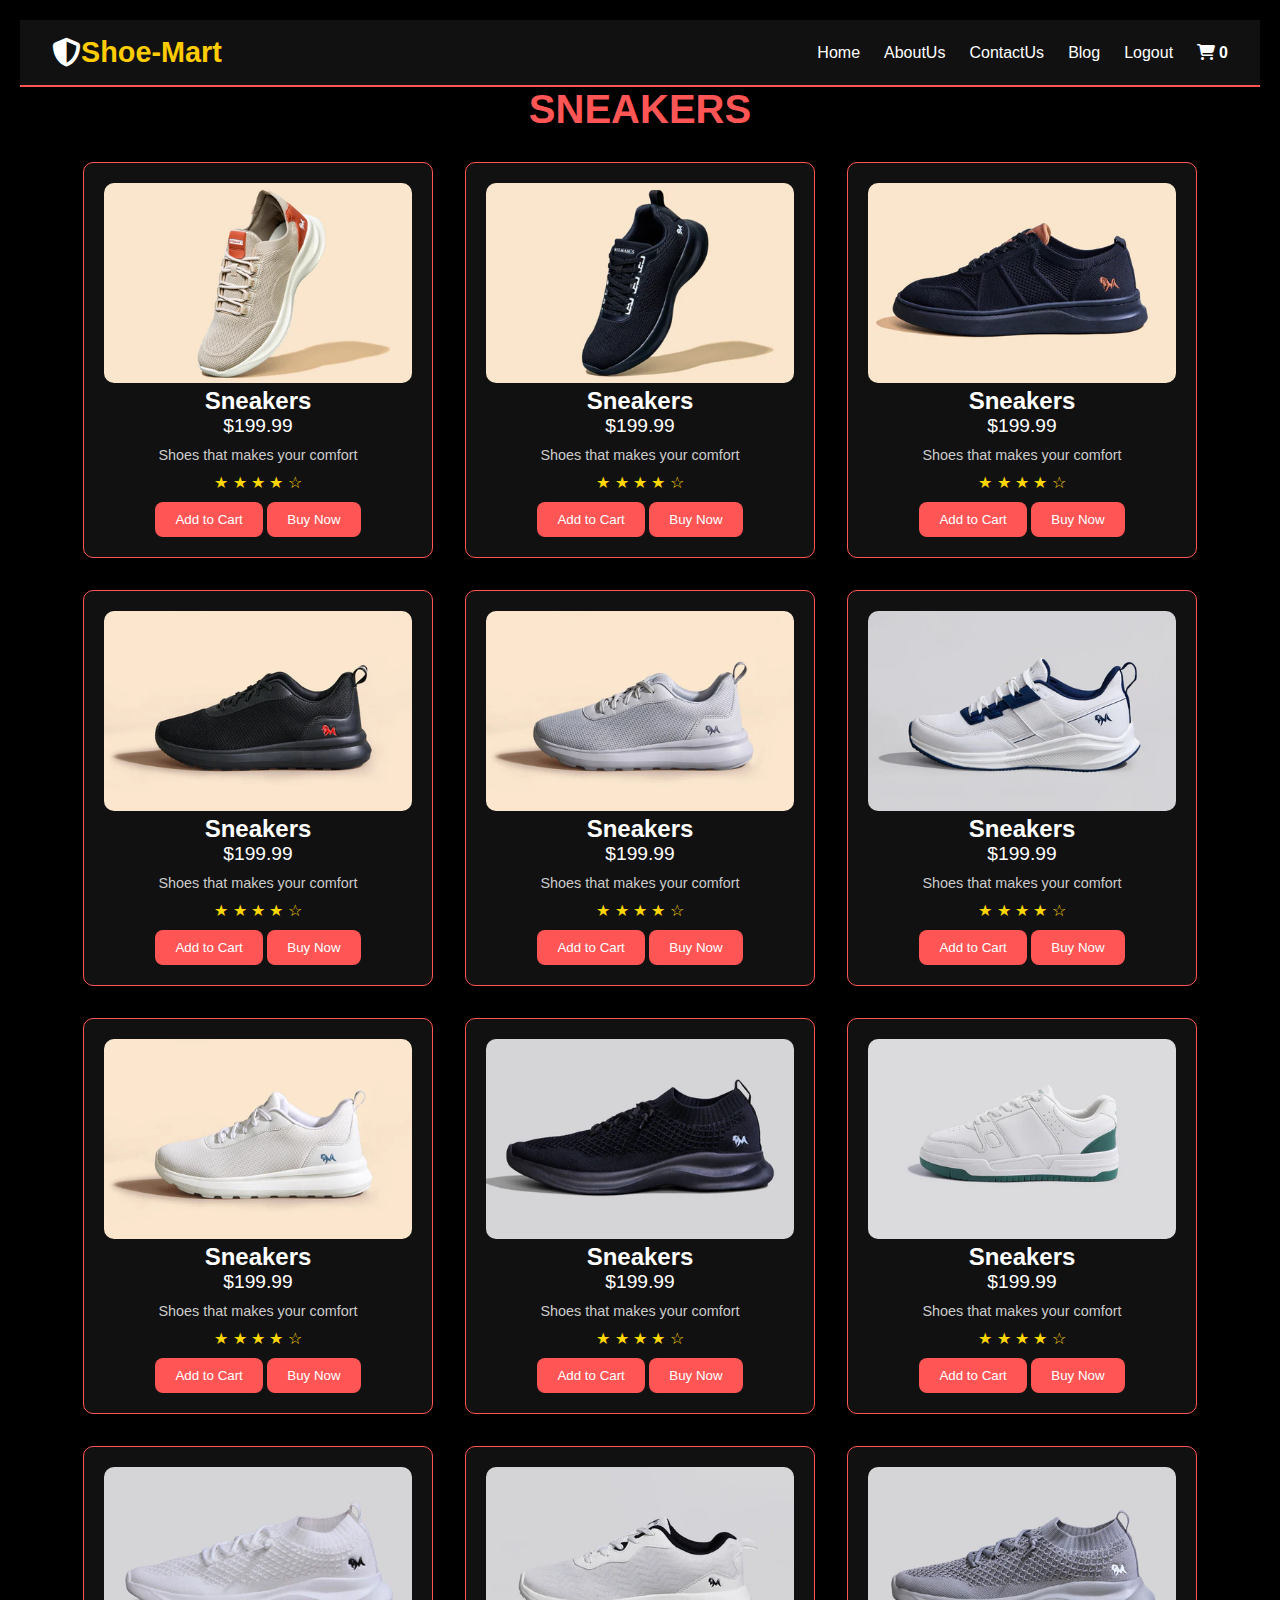
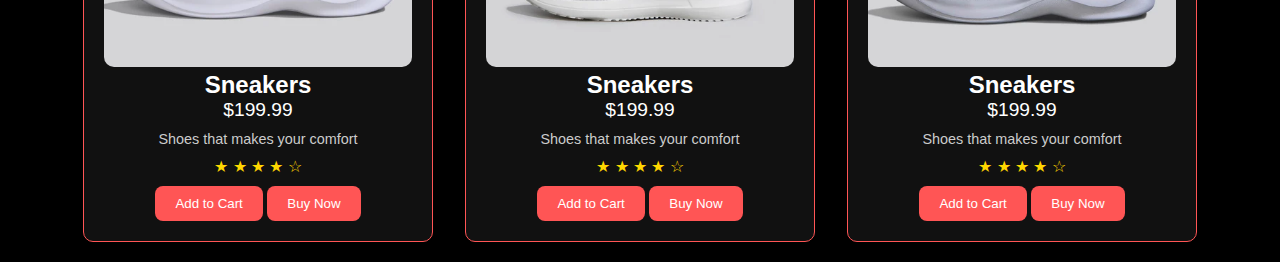
<file: sneakers.html>
<!DOCTYPE html>
<html lang="en">
<head>
  <meta charset="UTF-8" />
  <meta name="viewport" content="width=device-width, initial-scale=1.0"/>
  <title>Sneakers</title>
  <link rel="icon" href="./images/sneak11.webp">
  <link rel="stylesheet" href="./sneakers.css">
  <link rel="stylesheet" href="https://cdnjs.cloudflare.com/ajax/libs/font-awesome/6.7.2/css/all.min.css"/>
</head>
<body>
  <nav class="navbar">
    <div class="logo"><i class="fa-solid fa-shield-halved" style="color: #ffffff;"></i> Shoe-Mart</div>
    <ul class="nav-links">
      <li><a href="./home.html">Home</a></li>
      <li><a href="./aboutus1.html">AboutUs</a></li>
      <li><a href="./contactus1.html">ContactUs</a></li>
      <li><a href="./blog1.html">Blog</a></li>
      <li><a href="./login.html">Logout</a></li>
      <div class="nav-icons">
      <i class="fas fa-shopping-cart" onclick="updateCartPopup()">
        <span id="cart-count">0</span>
      </i>
    </div>
      </div>
    </ul>
  </nav>

  <h1>SNEAKERS</h1>
  <div class="product-container">

    <!-- Example Product Card -->
    <div class="product-card">
      <img src="./images/sneak1.webp" alt="Product">
      <h2>Sneakers</h2>
      <p class="price">$199.99</p>
      <p class="desc">Shoes that makes your comfort</p>
      <div class="stars">★ ★ ★ ★ ☆</div>
      <div class="btn-group">
        <button onclick="addToCart('Sneakers 1',199.99,'./images/sneak1.webp')">Add to Cart</button>
        <button class="buy-btn">Buy Now</button>
      </div>
    </div>

   <div class="product-card">
      <img src="./images/sneak2.webp" alt="Product">
      <h2>Sneakers</h2>
      <p class="price">$199.99</p>
      <p class="desc">Shoes that makes your comfort </p>
      <div class="stars">★ ★ ★ ★ ☆</div>
      <div class="btn-group">
         <button onclick="addToCart('Sneakers 2',199.99,'./images/sneak2.webp')">Add to Cart</button>
       <button class="buy-btn">Buy Now</button>
      </div>
    </div>

    <div class="product-card">
      <img src="./images/sneak3.webp" alt="Product">
      <h2>Sneakers</h2>
      <p class="price">$199.99</p>
      <p class="desc">Shoes that makes your comfort </p>
      <div class="stars">★ ★ ★ ★ ☆</div>
      <div class="btn-group">
         <button onclick="addToCart('Sneakers 3',199.99,'./images/sneak3.webp')">Add to Cart</button>
        <button class="buy-btn">Buy Now</button>
      </div>
    </div>

    <div class="product-card">
      <img src="./images/sneak4.webp" alt="Product">
      <h2>Sneakers</h2>
      <p class="price">$199.99</p>
      <p class="desc">Shoes that makes your comfort </p>
      <div class="stars">★ ★ ★ ★ ☆</div>
      <div class="btn-group">
        <button onclick="addToCart('Sneakers 4',199.99,'./images/sneak4.webp')">Add to Cart</button>
       <button class="buy-btn">Buy Now</button>
      </div>
    </div>

    <div class="product-card">
      <img src="./images/sneak5.webp" alt="Product">
      <h2>Sneakers</h2>
      <p class="price">$199.99</p>
      <p class="desc">Shoes that makes your comfort </p>
      <div class="stars">★ ★ ★ ★ ☆</div>
      <div class="btn-group">
         <button onclick="addToCart('Sneakers 5',199.99,'./images/sneak5.webp')">Add to Cart</button>
        <button class="buy-btn">Buy Now</button>
      </div>
    </div>

    <div class="product-card">
      <img src="./images/sneak6.webp" alt="Product">
      <h2>Sneakers</h2>
      <p class="price">$199.99</p>
      <p class="desc">Shoes that makes your comfort </p>
      <div class="stars">★ ★ ★ ★ ☆</div>
      <div class="btn-group">
         <button onclick="addToCart('Sneakers 6',199.99,'./images/sneak6.webp')">Add to Cart</button>
        <button class="buy-btn">Buy Now</button>
      </div>
    </div>


    <div class="product-card">
      <img src="./images/sneak7.webp" alt="Product">
      <h2>Sneakers</h2>
      <p class="price">$199.99</p>
      <p class="desc">Shoes that makes your comfort </p>
      <div class="stars">★ ★ ★ ★ ☆</div>
      <div class="btn-group">
        <button onclick="addToCart('Sneakers 7',199.99,'./images/sneak7.webp')">Add to Cart</button>
        <button class="buy-btn">Buy Now</button>
      </div>
    </div>


    <div class="product-card">
      <img src="./images/sneak8.webp" alt="Product">
      <h2>Sneakers</h2>
      <p class="price">$199.99</p>
      <p class="desc">Shoes that makes your comfort </p>
      <div class="stars">★ ★ ★ ★ ☆</div>
      <div class="btn-group">
        <button onclick="addToCart('Sneakers 8',199.99,'./images/sneak8.webp')">Add to Cart</button>
        <button class="buy-btn">Buy Now</button>
      </div>
    </div>

    <div class="product-card">
      <img src="./images/sneak9.webp" alt="Product">
      <h2>Sneakers</h2>
      <p class="price">$199.99</p>
      <p class="desc">Shoes that makes your comfort </p>
      <div class="stars">★ ★ ★ ★ ☆</div>
      <div class="btn-group">
        <button onclick="addToCart('Sneakers 9',199.99,'./images/sneak9.webp')">Add to Cart</button>
        <button class="buy-btn">Buy Now</button>
      </div>
    </div>


    <div class="product-card">
      <img src="./images/sneak10.webp" alt="Product">
      <h2>Sneakers</h2>
      <p class="price">$199.99</p>
      <p class="desc">Shoes that makes your comfort </p>
      <div class="stars">★ ★ ★ ★ ☆</div>
      <div class="btn-group">
        <button onclick="addToCart('Sneakers 10',199.99,'./images/sneak10.webp')">Add to Cart</button>
        <button class="buy-btn">Buy Now</button>
      </div>
    </div>

    <div class="product-card">
      <img src="./images/sneak11.webp" alt="Product">
      <h2>Sneakers</h2>
      <p class="price">$199.99</p>
      <p class="desc">Shoes that makes your comfort </p>
      <div class="stars">★ ★ ★ ★ ☆</div>
      <div class="btn-group">
         <button onclick="addToCart('Sneakers 11',199.99,'./images/sneak11.webp')">Add to Cart</button>
        <button class="buy-btn">Buy Now</button>
      </div>
    </div>

    <div class="product-card">
      <img src="./images/sneak12.webp" alt="Product">
      <h2>Sneakers</h2>
      <p class="price">$199.99</p>
      <p class="desc">Shoes that makes your comfort </p>
      <div class="stars">★ ★ ★ ★ ☆</div>
      <div class="btn-group">
        <button onclick="addToCart('Sneakers 12',199.99,'./images/sneak12.webp')">Add to Cart</button>
        <button class="buy-btn">Buy Now</button>
      </div>
    </div>
  </div>

  <!-- Add to Cart Popup -->
<div id="cartPopup" class="cart-popup">
    <span class="close-btn" onclick="closeCart()">&times;</span>
    <h2>Your Cart</h2>
    <div id="cartContent"></div>
    <p id="grandTotal"></p>
    <button id="checkoutBtn" onclick="goToCheckout()">Checkout</button>
  </div>

  <!-- Buy Now Popup -->
  <div class="payment" id="paymentBox">
  <span class="close" id="closeBtn">X</span>
  <h2 class="payTitle">Checkout</h2>

  <label for="name">Name</label>
  <input type="text" id="name" class="payInput" placeholder="John Doe" required>

  <label for="email">Email ID</label>
  <input type="email" id="email" class="payInput" placeholder="john@example.com" required>

  <h3 class="payTitle">Card Information</h3>

  <input type="text" id="cardNumber" class="payInput" placeholder="Card Number" required>

  <div class="cardInfo">
    <input type="text" id="expMonth" class="payInput sm" placeholder="MM" required>
    <input type="text" id="expYear" class="payInput sm" placeholder="YYYY" required>
    <input type="text" id="cvv" class="payInput sm" placeholder="CVV" required>
  </div>

  <button class="payButton" onclick="handleBuyNow()">Buy Now</button>
</div>

  <script src="./script.js"></script>
</body>
</html>
</file>
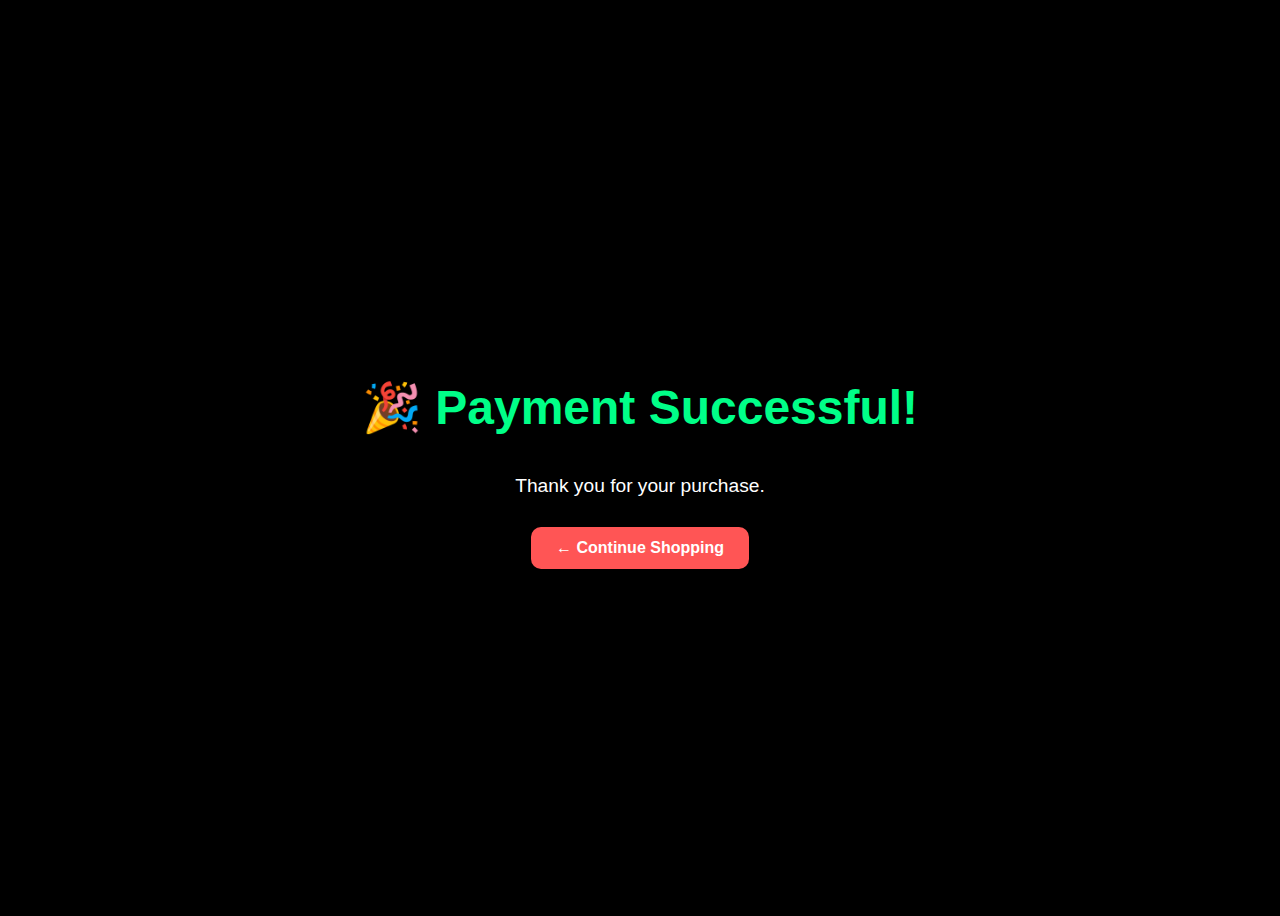
<file: success.html>
<!DOCTYPE html>
<html lang="en">
<head>
  <meta charset="UTF-8" />
  <meta name="viewport" content="width=device-width, initial-scale=1.0"/>
  <title>Payment Success</title>
  <style>
    body {
      background-color: #000;
      color: #fff;
      font-family: 'Segoe UI', sans-serif;
      display: flex;
      flex-direction: column;
      align-items: center;
      justify-content: center;
      height: 100vh;
      text-align: center;
    }

    h1 {
      color: #00ff88;
      font-size: 3rem;
      margin-bottom: 20px;
    }

    p {
      font-size: 1.2rem;
      margin-bottom: 30px;
    }

    a {
      text-decoration: none;
      background-color: #ff5555;
      color: white;
      padding: 12px 25px;
      border-radius: 10px;
      font-weight: bold;
      transition: background 0.3s;
    }

    a:hover {
      background-color: #cc0000;
    }
  </style>
</head>
<body>
  <h1>🎉 Payment Successful!</h1>
  <p>Thank you for your purchase.</p>
  <a href="home.html">← Continue Shopping</a>
</body>
</html>
</file>
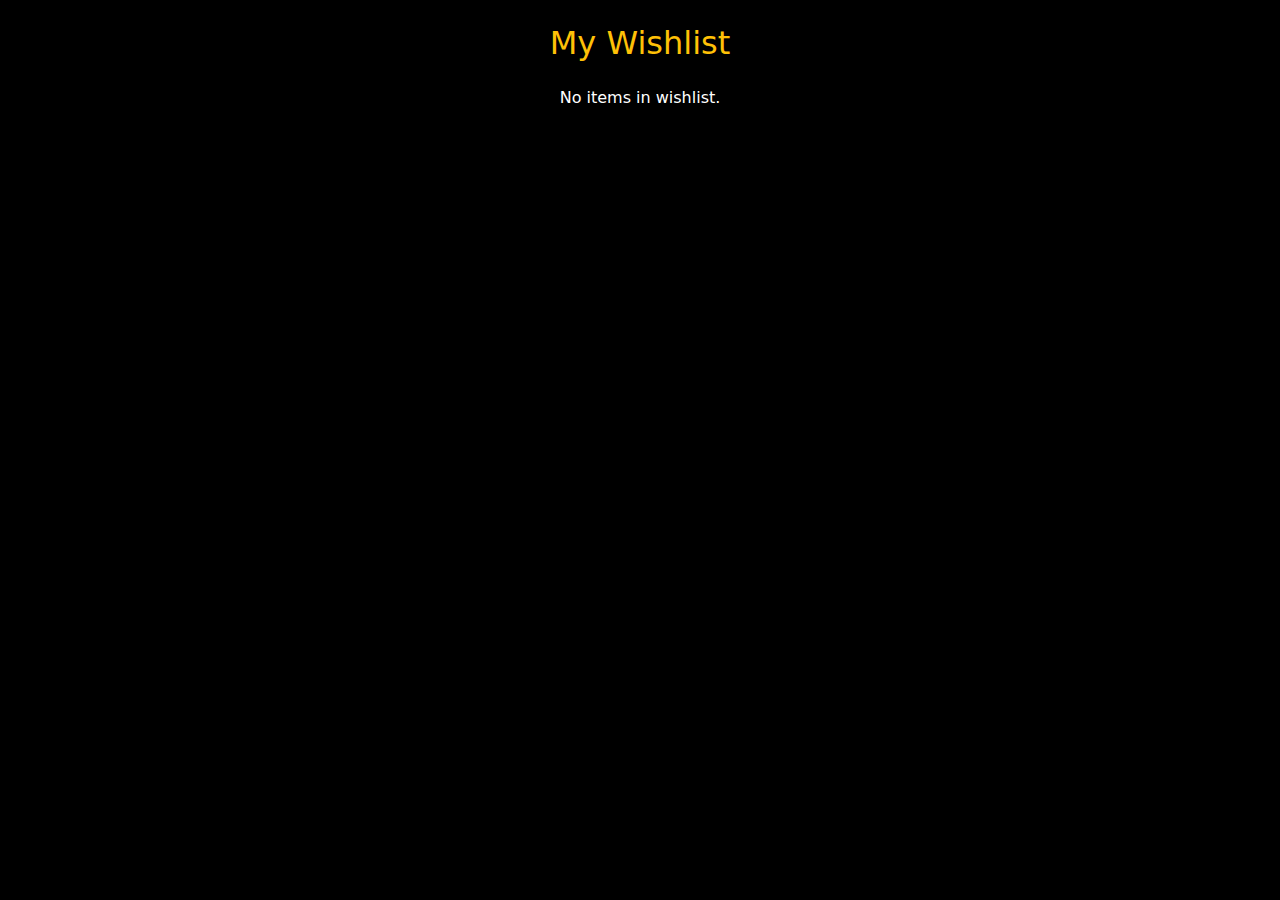
<file: wishlist.html>
<!DOCTYPE html>
<html lang="en">
<head>
  <meta charset="UTF-8">
  <title>Wishlist</title>
  <meta name="viewport" content="width=device-width, initial-scale=1">
  <link href="https://cdn.jsdelivr.net/npm/bootstrap@5.3.2/dist/css/bootstrap.min.css" rel="stylesheet" />
  <style>
    body {
      background-color: #000;
      color: #fff;
    }
    .wishlist-card img {
      max-width: 100px;
    }
    .wishlist-card {
      background-color: #111;
      border: 1px solid #444;
      padding: 1rem;
      margin-bottom: 1rem;
      border-radius: 10px;
    }
    .btn {
      margin: 0 5px;
    }
  </style>
</head>
<body>

<div class="container py-4">
  <h2 class="text-warning text-center mb-4">My Wishlist</h2>
  <div id="wishlist-container"></div>
</div>

<script>
  function loadWishlist() {
    const wishlist = JSON.parse(localStorage.getItem('wishlist')) || [];
    const container = document.getElementById('wishlist-container');
    container.innerHTML = '';

    if (wishlist.length === 0) {
      container.innerHTML = '<p class="text-center">No items in wishlist.</p>';
      return;
    }

    wishlist.forEach((item, index) => {
      const card = document.createElement('div');
      card.className = 'd-flex wishlist-card align-items-center justify-content-between flex-wrap';
      card.innerHTML = `
        <div class="d-flex align-items-center">
          <img src="${item.image}" alt="${item.name}" class="me-3">
          <div>
            <h5>${item.name}</h5>
            <p>$${item.price.toFixed(2)}</p>
            <p>Quantity: ${item.quantity}</p>
          </div>
        </div>
        <div>
          <button class="btn btn-success" onclick="changeQuantity(${index}, 1)">+</button>
          <button class="btn btn-warning" onclick="changeQuantity(${index}, -1)">-</button>
          <button class="btn btn-danger" onclick="removeItem(${index})">Remove</button>
        </div>
      `;
      container.appendChild(card);
    });
  }

  function changeQuantity(index, delta) {
    const wishlist = JSON.parse(localStorage.getItem('wishlist')) || [];
    wishlist[index].quantity += delta;

    if (wishlist[index].quantity <= 0) {
      wishlist.splice(index, 1);
    }

    localStorage.setItem('wishlist', JSON.stringify(wishlist));
    loadWishlist();
  }

  function removeItem(index) {
    const wishlist = JSON.parse(localStorage.getItem('wishlist')) || [];
    wishlist.splice(index, 1);
    localStorage.setItem('wishlist', JSON.stringify(wishlist));
    loadWishlist();
  }

  window.onload = loadWishlist;
</script>

</body>
</html>
</file>
<file: signup.css>
body {
      margin: 0;
      padding: 0;
      background: #000000;
      color: #ffffff;
      height: 100vh;
      display: flex;
      align-items: center;
      justify-content: center;
      font-family: 'Segoe UI', sans-serif;
    }

    .login-wrapper {
      display: flex;
      width: 90%;
      max-width: 1000px;
      background: #111;
      border-radius: 10px;
      overflow: hidden;
      box-shadow: 0 0 30px rgba(255, 0, 0, 0.2);
    }

    .login-left {
      flex: 1;
      background: url('./images/formal9.webp') no-repeat center center/cover;
      position: relative;
    }


    .logo-text {
      position: absolute;
      z-index: 2;
      top: 7%;
      left: 50%;
      transform: translate(-50%, -50%);
      font-size: 2.5rem;
      font-weight: bold;
      color: white;
    }

    .login-right {
      flex: 1;
      padding: 50px 40px;
      background: #000;
    }

    .form-control {
      background-color: #111;
      border: 1px solid #333;
      color: white;
    }

    .form-control:focus {
      background-color: #111;
      border-color: red;
      box-shadow: none;
      color: white;
    }

    .form-label {
      color: #ccc;
    }

    .form-icon {
      color: #ff0000;
      margin-right: 10px;
    }

    .btn-login {
      background-color: red;
      color: white;
      width: 100%;
    }

    .btn-login:hover {
      background-color: #cc0000;
    }

    .forgot {
      font-size: 0.9rem;
      color: #999;
    }

    @media (max-width: 768px) {
      .login-wrapper {
        flex-direction: column;
      }

      .login-left,
      .login-right {
        flex: unset;
        width: 100%;
      }

      .login-left {
        height: 200px;
      }

      .logo-text {
        font-size: 2rem;
      }
    }
</file>
<file: add.css>
body {
  font-family: Arial, sans-serif;
  
  padding: 20px;
}
</file>
<file: blog.css>
body {
      background-color: #0d0d0d;
      color: #fff;
      font-family: 'Segoe UI', sans-serif;
    }

    .blog-header {
      background: linear-gradient(to right, #1a1a1a, #c41212);
      padding: 80px 0;
      text-align: center;
    }

    .blog-header h1 {
      font-size: 3rem;
      color: white;
    }

    .blog-header p {
      color: #ccc;
    }

    .blog-card {
      background: #1a1a1a;
      border: none;
      border-radius: 12px;
      overflow: hidden;
      box-shadow: 0 0 20px rgba(255, 0, 0, 0.2);
      transition: transform 0.3s ease, box-shadow 0.3s ease;
      animation: fadeUp 1s ease forwards;
      opacity: 0;
    }

    .blog-card:hover {
      transform: translateY(-6px);
      box-shadow: 0 0 25px rgba(255, 0, 0, 0.4);
    }

    .blog-card img {
      height: 200px;
      object-fit: cover;
    }

    .blog-card .card-body {
      padding: 20px;
    }

    .blog-card h5 {
      color: #e63946;
    }

    .blog-card p {
      color: #ccc;
    }

    .read-more {
      color: #ff4d4d;
      text-decoration: none;
      font-weight: 500;
    }

    .read-more:hover {
      color: white;
    }

   /* footer */
    .footer {
      background: #111;
      color: #fff;
      padding: 20px 0 5px;
      font-family: 'Segoe UI', sans-serif;
    }

    .foot{
      margin-top: 70px !important;
    }

    .footer h3 {
      color: #e60000;
      margin-top: 20px;
      margin-bottom: 20px;
      font-weight: 700;
    }

    .footer a {
      color: #bbb;
      text-decoration: none;
      transition: 0.3s ease;
    }

    .footer a:hover {
      color: #e60000;
      padding-left: 6px;
    }

    .footer .social-icons a {
      font-size: 18px;
      color: #fff;
      margin-right: 15px;
      transition: 0.3s ease;
    }

    .footer .social-icons a:hover {
      color: #e60000;
      transform: scale(1.2);
    }

    .footer .subscribe input[type="email"] {
      padding: 10px;
      border: none;
      border-radius: 5px 0 0 5px;
      outline: none;
      width: 70%;
    }

    .footer .subscribe button {
      padding: 10px 15px;
      background: #e60000;
      border: none;
      color: white;
      border-radius: 0 5px 5px 0;
      transition: background 0.3s ease;
    }

    .footer .subscribe button:hover {
      background: #ff1a1a;
    }

    .footer .bottom-bar {
      border-top: 1px solid #333;
      margin-top: 10px;
      padding-top: 5px;
      text-align: center;
      color: #777;
    }

    .footer .contact-info i {
      color: #e60000;
      margin-right: 8px;
    }

    .footer-logo {
      font-size: 26px;
      font-weight: bold;
      color: #fff;
    }

    .footer-logo span {
      color: #e60000;
    }


    @keyframes fadeUp {
      0% {
        transform: translateY(40px);
        opacity: 0;
      }
      100% {
        transform: translateY(0);
        opacity: 1;
      }
    }
</file>
<file: contact.css>
body {
      background: linear-gradient(to right, #1a1e2b, #ae1f29);
      color: white;
      font-family: 'Segoe UI', sans-serif;
    }

    .contact-section {
      padding: 60px 0;
    }

    .form-box {
      background: white;
      color: black;
      padding: 30px;
      border-radius: 10px;
      box-shadow: 0 8px 16px rgba(0,0,0,0.3);
    }

    .form-control:focus {
      box-shadow: none;
      border-color: #ae1f29;
    }

    .btn-submit {
      background-color: #ae1f29;
      color: white;
      border: none;
    }

    .btn-submit:hover {
      background-color: #920d1a;
    }

    .contact-info {
      background-color: #111d29;
      padding: 30px;
      border-radius: 10px;
      color: white;
    }

    footer {
      background: #0e0e0e;
      padding: 40px 0;
      color: #aaa;
    }

    footer a {
      color: #ccc;
      text-decoration: none;
    }

    .social-icons a {
      margin-right: 10px;
      display: inline-block;
      background: #ae1f29;
      color: white;
      padding: 10px;
      border-radius: 50%;
    }

    /* footer */
    .footer {
      background-color: #111 !important;
      color: #fff;
      padding: 20px 0 5px;
      font-family: 'Segoe UI', sans-serif;
    }

    .foot{
      margin-top: 70px !important;
    }

    .footer h3 {
      color: #e60000;
      margin-top: 20px;
      margin-bottom: 20px;
      font-weight: 700;
    }

    .footer a {
      color: #bbb;
      text-decoration: none;
      transition: 0.3s ease;
    }

    .footer a:hover {
      color: #e60000;
      padding-left: 6px;
    }

    .footer .social-icons a {
      font-size: 18px;
      color: #fff;
      margin-right: 15px;
      transition: 0.3s ease;
    }

    .footer .social-icons a:hover {
      color: #e60000;
      transform: scale(1.2);
    }

    .footer .subscribe input[type="email"] {
      padding: 10px;
      border: none;
      border-radius: 5px 0 0 5px;
      outline: none;
      width: 70%;
    }

    .footer .subscribe button {
      padding: 10px 15px;
      background: #e60000;
      border: none;
      color: white;
      border-radius: 0 5px 5px 0;
      transition: background 0.3s ease;
    }

    .footer .subscribe button:hover {
      background: #ff1a1a;
    }

    .footer .bottom-bar {
      border-top: 1px solid #333;
      margin-top: 10px;
      padding-top: 5px;
      text-align: center;
      color: #777;
    }

    .footer .contact-info i {
      color: #e60000;
      margin-right: 8px;
    }

    .footer-logo {
      font-size: 26px;
      font-weight: bold;
      color: #fff;
    }

    .footer-logo span {
      color: #e60000;
    }
</file>
<file: formal.css>
* {
  margin: 0;
  padding: 0;
  box-sizing: border-box;
  font-family: 'Segoe UI', sans-serif;
}

body {
  background-color: #000;
  color: white;
  padding: 20px;
}

/* Navbar */
.navbar {
  background-color: #111;
  padding: 1rem 2rem;
  display: flex;
  justify-content: space-between;
  align-items: center;
  border-bottom: 2px solid #ff5555;
  flex-wrap: wrap;
}

.navbar .logo {
  font-size: 1.8rem;
  color: #ffcc00;
  font-weight: bold;
  display: flex;
  align-items: center;
}

.nav-links {
  list-style: none;
  display: flex;
  gap: 1.5rem;
  flex-wrap: wrap;
}

.nav-links li a {
  text-decoration: none;
  color: white;
  transition: color 0.3s;
}

.nav-links li a:hover {
  color: #ff5555;
}

/* Cart */
.cart-popup {
  position: fixed;
  top: 10%;
  right: 5%;
  width: 300px;
  max-height: 80vh;
  background-color: #111;
  border: 2px solid red;
  padding: 1rem;
  display: none;
  flex-direction: column;
  overflow-y: auto;
  z-index: 1000;
  border-radius: 10px;
}

.cart-popup .close-btn {
  position: absolute;
  top: 5px;
  right: 10px;
  font-size: 20px;
  color: white;
  cursor: pointer;
}

.cart-item {
  display: flex;
  margin-bottom: 1rem;
  gap: 10px;
  align-items: center;
}

.cart-item img {
  width: 50px;
  height: 50px;
  border-radius: 5px;
}

.cart-item-info p {
  margin: 0.2rem 0;
}

.quantity-controls {
  display: flex;
  gap: 10px;
  margin-top: 5px;
}

.quantity-controls button {
  background-color: red;
  color: white;
  border: none;
  padding: 2px 8px;
  border-radius: 3px;
  cursor: pointer;
}

#checkoutBtn {
  background-color: green;
  color: white;
  padding: 0.5rem;
  margin-top: 1rem;
  border: none;
  width: 100%;
  border-radius: 5px;
  cursor: pointer;
}

/* Product section */
h1 {
  text-align: center;
  color: #ff5555;
  font-size: 2.5rem;
  margin-bottom: 30px;
}

.product-container {
  display: flex;
  justify-content: center;
  flex-wrap: wrap;
  gap: 2rem;
}

.product-card {
  background-color: #111;
  padding: 20px;
  border: 1px solid #ff5555;
  border-radius: 10px;
  width: 350px;
  text-align: center;
  transition: 0.3s;
}

.product-card:hover {
  box-shadow: 0 0 10px #ff5555;
  transform: scale(1.03);
}

.product-card img {
  width: 100%;
  height: 280px;
  object-fit: cover;
  border-radius: 10px;
}

.price {
  font-size: 1.2rem;
  color: #fff;
}

.desc {
  font-size: 0.9rem;
  color: #ccc;
  margin: 10px 0;
}

.stars {
  color: gold;
  margin-bottom: 10px;
}

.btn-group button {
  padding: 10px 20px;
  background-color: #ff5555;
  color: white;
  border: none;
  border-radius: 8px;
  cursor: pointer;
  transition: 0.3s;
}

.btn-group button:hover {
  background-color: #cc0000;
}

/* Payment Modal */
.payment {
  display: none;
  flex-direction: column;
  gap: 10px;
  background-color: #fcf9f9;
  color: rgb(243, 8, 8);
  padding: 20px;
  border-radius: 12px;
  position: fixed;
  top: 50%;
  left: 50%;
  transform: translate(-50%, -50%);
  z-index: 1001;
  width: 90%;
  max-width: 350px;
  max-height: 90vh;
  overflow-y: auto;
  box-shadow: 0 0 15px rgba(255, 85, 85, 0.6);
}

.payInput {
  padding: 10px;
  background-color: #fdfcfc;
  color: rgb(240, 11, 11);
  border: 1px solid #ff5555;
  border-radius: 6px;
}

.cardIcons {
  display: flex;
  gap: 10px;
  margin: 10px 0;
}

.cardInfo {
  display: flex;
  gap: 10px;
}

.sm {
  width: 30%;
}

.payInput:invalid {
  border-color: red;
}

.payButton {
  padding: 10px;
  background-color: #ff5555;
  color: white;
  border: none;
  border-radius: 8px;
  cursor: pointer;
}

.payButton:hover {
  background-color: #cc0000;
}

.close {
  position: absolute;
  top: 10px;
  right: 15px;
  cursor: pointer;
  font-size: 1.2rem;
  font-weight: bold;
  background-color: transparent;
  border: none;
  color: #ff5555;
}

/* Animations */
@keyframes fadeIn {
  from { opacity: 0; transform: translateY(-20px); }
  to { opacity: 1; transform: translateY(0); }
}

@keyframes slideIn {
  from { opacity: 0; transform: scale(0.9); }
  to { opacity: 1; transform: scale(1); }
}

/* Responsive Styles */
@media (max-width: 600px) {
  .navbar {
    flex-direction: column;
    align-items: flex-start;
  }

  .nav-links {
    flex-direction: column;
    width: 100%;
    gap: 0.5rem;
    margin-top: 10px;
  }

  #cartitems {
    width: 90%;
    top: 70px;
    right: 5%;
    font-size: 13px;
    max-height: 70vh;
    overflow-y: auto;
    padding: 10px;
  }

  #cartitems li {
    font-size: 14px;
    color: #ff5555;
  }

  #cartitems button {
    padding: 5px 8px;
    font-size: 12px;
  }

  .cart {
    align-self: flex-end;
  }
}
</file>
<file: style.css>
*{
    margin: 0;
    padding: 0;
    box-sizing: border-box;
}


body {
      background-color: #000 !important;
      color: #fff;
      font-family: 'Segoe UI', sans-serif;
    }
    .navbar {
      background-color: #990000;
    }
    .nav-link {
      color: white !important;
      font-size: 16px !important;
    }
    .nav-link:hover {
      color: #ee7f7f !important;
      border-bottom: 1px solid white;
    }

  .cart-popup {
  position: fixed;
  top: 25%;
  right: 2%;
  width: 300px;
  max-height: 80vh;
  background-color: #111;
  border: 2px solid red;
  padding: 1rem;
  display: none;
  flex-direction: column;
  overflow-y: auto;
  z-index: 1000;
  border-radius: 10px;
}

.cart-popup .close-btn {
  position: absolute;
  top: 5px;
  right: 10px;
  font-size: 20px;
  color: rgb(219, 16, 16) !important;
  cursor: pointer;
}

.cart-item {
  display: flex;
  margin-bottom: 1rem;
  gap: 10px;
  align-items: center;
}

.cart-item img {
  width: 50px;
  height: 50px;
  border-radius: 5px;
}

.cart-item-info p {
  margin: 0.2rem 0;
}

.quantity-controls {
  display: flex;
  gap: 10px;
  margin-top: 5px;
}

.quantity-controls button {
  background-color: red;
  color: rgb(219, 18, 18) !important;
  border: none;
  padding: 2px 8px;
  border-radius: 3px;
  cursor: pointer;
}

#checkoutBtn {
  background-color: green;
  color: white !important;
  padding: 0.5rem;
  margin-top: 1rem;
  border: none;
  width: 100%;
  border-radius: 5px;
  cursor: pointer;
}
   /* products */


   .category-bar {
      background: #df7d7d;
      padding: 15px 20px;
      box-shadow: 0 1px 5px rgba(0,0,0,0.1);
      display: flex;
      flex-wrap: wrap;
      justify-content: space-around;
      align-items: center;
    }

    .category-list {
      display: flex;
      flex-wrap: wrap;
      justify-content: center;
      gap: 20px;
      margin: 0;
      padding: 0;
      list-style: none;
      flex: 1;
    }

    .category-list li {
      font-weight: 500;
      cursor: pointer;
      color: #333;
    }

    .category-list li:hover {
      color: rgb(250, 248, 248);
    }

    .fa-heart:hover{
    color: red !important;
    }

    .fa-cart-shopping:hover{
     color: rgb(0, 89, 255) !important;
    }
/* page4 */
   .arrival {
      background-image: url(./images/a2.jpg);
      background-position: center;
      background-size: cover;
      background-attachment: fixed;
      padding: 60px 20px;
      animation: fadeInUp 1s ease-in-out;
    }

    .arrival h2 {
      font-size: 2.5rem;
      margin-bottom: 30px;
      text-transform: uppercase;
      font-weight: bold;
      color: #fff;
    }

    .p1 {
      background-color: #111;
      border: 2px solid #ff0000;
      border-radius: 10px;
      overflow: hidden;
      transition: transform 0.3s ease;
    }

    .p1:hover {
      transform: scale(1.03);
    }

    .p2 {
      width: 100%;
      height: auto;
    }

    .p3 {
      padding: 20px;
    }

    .p3 h4 {
      color: #ff4d4d;
      font-weight: bold;
    }

    .btn-view {
      background-color: #ff0000;
      color: #fff;
      border: none;
      padding: 10px 20px;
      margin-top: 15px;
      transition: 0.3s ease;
    }

    .btn-view:hover {
      background-color: #fff;
      color: #ff0000;
    }

    @keyframes fadeInUp {
      0% {
        transform: translateY(40px);
        opacity: 0;
      }
      100% {
        transform: translateY(0px);
        opacity: 1;
      }
    }

   /* page5 */

    .card-container {
      padding: 10px 15px;
    }

    .shoe-card {
      position: relative;
      border: none;
      border-radius: 0;
      transition: transform 0.3s ease;
    }

    .shoe-card img {
      height: 100%;
      width: 100%;
      object-fit: cover;
      opacity: 0.9;
    }

    .card-overlay {
     
      height: 100%;
      width: 100%;
      display: flex;
      flex-direction: column;
      justify-content: center;
      align-items: center;
      text-align: center;
      padding: 30px;
      /* transition: background 0.3s ease; */
    }

    .card-overlay h5 {
      font-weight: bold !important;
      color: red !important;
    }

    .card-overlay p {
      font-size: 14px;
      color: #ccc;
    }

    .btn-view {
      background-color: red !important;
      color: white !important;
      border: none;
      padding: 8px 20px;
      margin-top: 10px;
      transition: background 0.3s ease;
    }

    .btn-view:hover {
      background-color: darkred !important;
      color: white;
    }

    .shoe-card:hover {
      transform: scale(1.02);
    }
    

    /* page6 */

    .hii{
    padding: 80px;
     background:linear-gradient(100deg,red,black);
   }

   .hii:hover{
     background:linear-gradient(15deg,black,red);
   }
    .image-stack {
      position: relative;
    }

    .image-stack img {
      width: 70%;
      border-radius: 10px;
      box-shadow: 0 4px 20px rgba(0,0,0,0.5);
    }

    .image-stack .img-top {
      position: absolute;
      top: 60px;
      left: 350px;
      width: 50%;
      z-index: 2;
    }

    .cta-box h3 {
      font-weight: 700;
      color: rgb(250, 248, 248);
    }

    .btn-shop {
      background-color: rgb(245, 129, 129) !important;
      border: none;
      color: rgb(10, 9, 9) !important;
      padding: 10px 25px;
      border-radius: 5px;
      font-size: 12px !important;
      transition: all 0.3s ease;
    }

    .btn-shop:hover {
      background-color: rgb(252, 247, 247) !important;
    }

    /* reviews */

    .old{
      padding: 20px 0px;
      background-color: rgb(216, 214, 214,0.1) !important;
    }
    
    .say{
      color: red !important;
    }
    .star{
      font-size: 20px;
      color: yellow !important;
    }
    /* season */
    .newSeason {
  display: flex;
}

.nsItem {
  flex: 1;
  background-color: black;
  color: white;
  display: flex;
  flex-direction: column;
  align-items: center;
  justify-content: center;
  text-align: center;
}

.nsImg {
  width: 100%;
  height: 500px;
}

.nsTitle {
  font-size: 40px;
}

.nsButton {
  padding: 15px;
  font-weight: 600;
  cursor: pointer;
}
    
    /* footer */
    .footer {
      background: #111;
      color: #fff;
      padding: 20px 0 5px;
      font-family: 'Segoe UI', sans-serif;
    }

    .foot{
      margin-top: 70px !important;
    }

    .footer h3 {
      color: #e60000;
      margin-top: 20px;
      margin-bottom: 20px;
      font-weight: 700;
    }

    .footer a {
      color: #bbb;
      text-decoration: none;
      transition: 0.3s ease;
    }

    .footer a:hover {
      color: #e60000;
      padding-left: 6px;
    }

    .footer .social-icons a {
      font-size: 18px;
      color: #fff;
      margin-right: 15px;
      transition: 0.3s ease;
    }

    .footer .social-icons a:hover {
      color: #e60000;
      transform: scale(1.2);
    }

    .footer .subscribe input[type="email"] {
      padding: 10px;
      border: none;
      border-radius: 5px 0 0 5px;
      outline: none;
      width: 70%;
    }

    .footer .subscribe button {
      padding: 10px 15px;
      background: #e60000;
      border: none;
      color: white;
      border-radius: 0 5px 5px 0;
      transition: background 0.3s ease;
    }

    .footer .subscribe button:hover {
      background: #ff1a1a;
    }

    .footer .bottom-bar {
      border-top: 1px solid #333;
      margin-top: 10px;
      padding-top: 5px;
      text-align: center;
      color: #777;
    }

    .footer .contact-info i {
      color: #e60000;
      margin-right: 8px;
    }

    .footer-logo {
      font-size: 26px;
      font-weight: bold;
      color: #fff;
    }

    .footer-logo span {
      color: #e60000;
    }



    @media (max-width: 768px) {
      .image-stack .img-top {
        position: static;
        margin-top: 20px;
        width: 100%;
      }
    }
</file>
<file: signin.css>
body {
      margin: 0;
      padding: 0;
      background: #000000 !important;
      color: #ffffff;
      height: 100vh;
      display: flex;
      align-items: center;
      justify-content: center;
      font-family: 'Segoe UI', sans-serif;
    }

    .login-wrapper {
      display: flex;
      width: 90%;
      max-width: 1000px;
      background: #111 !important;
      border-radius: 10px;
      overflow: hidden;
      box-shadow: 2px 2px 30px 6px rgba(255, 0, 0, 0.2) !important;
    }

    .login-left {
      flex: 1;
      background: url('./images/trend2.jpg') ;
      background-position: center;
      background-size: cover;
      position: relative;
    }

   .logo-text {
      position: absolute;
      z-index: 2;
      top: 13%;
      left: 50%;
      transform: translate(-50%, -50%);
      font-size: 2.5rem;
      font-weight: bold;
      color: white;
    }

    .login-right {
      flex: 1;
      padding: 50px 40px;
      background: #000 !important;
    }

    .form-control {
      background-color: #111 !important;
      border: 1px solid #333 !important;
      color: white !important;
    }

    .form-control:focus {
      background-color: #111 !important;
      border-color: red !important;
      box-shadow: none;
      color: white !important;
    }

    .form-label {
      color: #ccc !important;
    }

    .form-icon {
      color: #ff0000 !important;
      margin-right: 10px;
    }

    .btn-login {
      background-color: red !important;
      color: white !important;
      width: 100%;
    }

    .btn-login:hover {
      background-color: #cc0000 !important;
    }

    .forgot {
      font-size: 0.9rem;
      color: #999;
    }

    @media (max-width: 768px) {
      .login-wrapper {
        flex-direction: column;
      }

      .login-left,
      .login-right {
        width: 100%;
      }

      .login-left {
        height: 200px;
      }

      .logo-text {
        font-size: 2rem;
      }
    }
</file>
<file: sneakers.css>
* {
  margin: 0;
  padding: 0;
  box-sizing: border-box;
  font-family: 'Segoe UI', sans-serif;
}

body {
  background-color: #000;
  color: white;
  padding: 20px;
}

/* Navbar */
.navbar {
  background-color: #111;
  padding: 1rem 2rem;
  display: flex;
  justify-content: space-between;
  align-items: center;
  border-bottom: 2px solid #ff5555;
  flex-wrap: wrap;
}

.navbar .logo {
  font-size: 1.8rem;
  color: #ffcc00;
  font-weight: bold;
  display: flex;
  align-items: center;
}

.nav-links {
  list-style: none;
  display: flex;
  gap: 1.5rem;
  flex-wrap: wrap;
}

.nav-links li a {
  text-decoration: none;
  color: white;
  transition: color 0.3s;
}

.nav-links li a:hover {
  color: #ff5555;
}

/* Cart */
.cart-popup {
  position: fixed;
  top: 10%;
  right: 5%;
  width: 300px;
  max-height: 80vh;
  background-color: #111;
  border: 2px solid red;
  padding: 1rem;
  display: none;
  flex-direction: column;
  overflow-y: auto;
  z-index: 1000;
  border-radius: 10px;
}

.cart-popup .close-btn {
  position: absolute;
  top: 5px;
  right: 10px;
  font-size: 20px;
  color: white;
  cursor: pointer;
}

.cart-item {
  display: flex;
  margin-bottom: 1rem;
  gap: 10px;
  align-items: center;
}

.cart-item img {
  width: 50px;
  height: 50px;
  border-radius: 5px;
}

.cart-item-info p {
  margin: 0.2rem 0;
}

.quantity-controls {
  display: flex;
  gap: 10px;
  margin-top: 5px;
}

.quantity-controls button {
  background-color: red;
  color: white;
  border: none;
  padding: 2px 8px;
  border-radius: 3px;
  cursor: pointer;
}

#checkoutBtn {
  background-color: green;
  color: white;
  padding: 0.5rem;
  margin-top: 1rem;
  border: none;
  width: 100%;
  border-radius: 5px;
  cursor: pointer;
}


/* Product section */
h1 {
  text-align: center;
  color: #ff5555;
  font-size: 2.5rem;
  margin-bottom: 30px;
}

.product-container {
  display: flex;
  justify-content: center;
  flex-wrap: wrap;
  gap: 2rem;
}

.product-card {
  background-color: #111;
  padding: 20px;
  border: 1px solid #ff5555;
  border-radius: 10px;
  width: 350px;
  text-align: center;
  transition: 0.3s;
}

.product-card:hover {
  box-shadow: 0 0 10px #ff5555;
  transform: scale(1.03);
}

.product-card img {
  width: 100%;
  height: 200px;
  object-fit: cover;
  border-radius: 10px;
}

.price {
  font-size: 1.2rem;
  color: #fff;
}

.desc {
  font-size: 0.9rem;
  color: #ccc;
  margin: 10px 0;
}

.stars {
  color: gold;
  margin-bottom: 10px;
}

.btn-group button {
  padding: 10px 20px;
  background-color: #ff5555;
  color: white;
  border: none;
  border-radius: 8px;
  cursor: pointer;
  transition: 0.3s;
}

.btn-group button:hover {
  background-color: #cc0000;
}

/* Payment Modal */
.payment {
  display: none;
  flex-direction: column;
  gap: 10px;
  background-color: #faf8f8;
  color: rgb(236, 12, 12);
  padding: 20px;
  border-radius: 12px;
  position: fixed;
  top: 50%;
  left: 50%;
  transform: translate(-50%, -50%);
  z-index: 1001;
  width: 90%;
  max-width: 350px;
  max-height: 90vh;
  overflow-y: auto;
  box-shadow: 0 0 15px rgba(255, 85, 85, 0.6);
}

.payInput {
  padding: 10px;
  background-color: #fdfcfc;
  color: rgb(228, 10, 10);
  border: 1px solid #ff5555;
  border-radius: 6px;
}

.cardIcons {
  display: flex;
  gap: 10px;
  margin: 10px 0;
}

.cardInfo {
  display: flex;
  gap: 10px;
}

.sm {
  width: 30%;
}

.payInput:invalid {
  border-color: red;
}

.payButton {
  padding: 10px;
  background-color: #ff5555;
  color: white;
  border: none;
  border-radius: 8px;
  cursor: pointer;
}

.payButton:hover {
  background-color: #cc0000;
}

.close {
  position: absolute;
  top: 10px;
  right: 15px;
  cursor: pointer;
  font-size: 1.2rem;
  font-weight: bold;
  background-color: transparent;
  border: none;
  color: #ff5555;
}

/* Animations */
@keyframes fadeIn {
  from { opacity: 0; transform: translateY(-20px); }
  to { opacity: 1; transform: translateY(0); }
}

@keyframes slideIn {
  from { opacity: 0; transform: scale(0.9); }
  to { opacity: 1; transform: scale(1); }
}

/* Responsive Styles */
@media (max-width: 600px) {
  .navbar {
    flex-direction: column;
    align-items: flex-start;
  }

  .nav-links {
    flex-direction: column;
    width: 100%;
    gap: 0.5rem;
    margin-top: 10px;
  }

  #cartitems {
    width: 90%;
    top: 70px;
    right: 5%;
    font-size: 13px;
    max-height: 70vh;
    overflow-y: auto;
    padding: 10px;
  }

  #cartitems li {
    font-size: 14px;
    color: #ff5555;
  }

  #cartitems button {
    padding: 5px 8px;
    font-size: 12px;
  }

  .cart {
    align-self: flex-end;
  }
}
</file>
